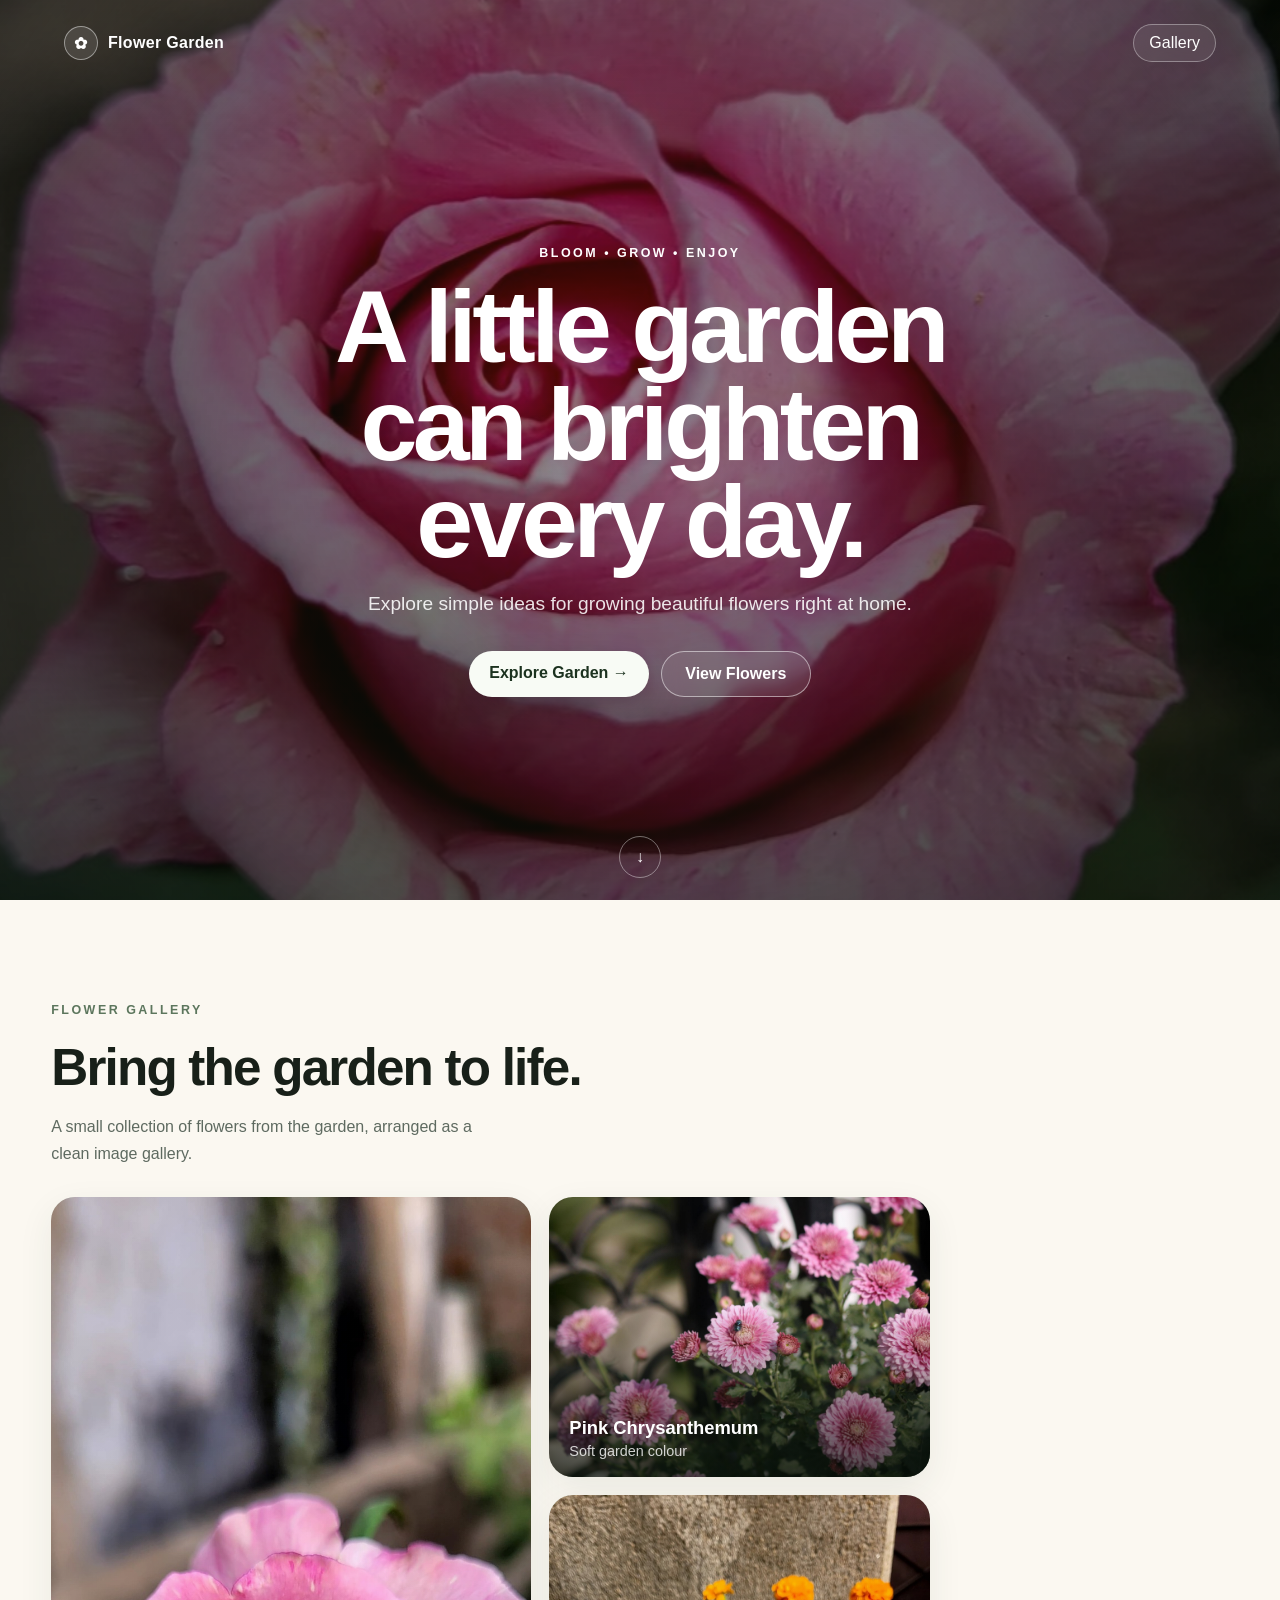
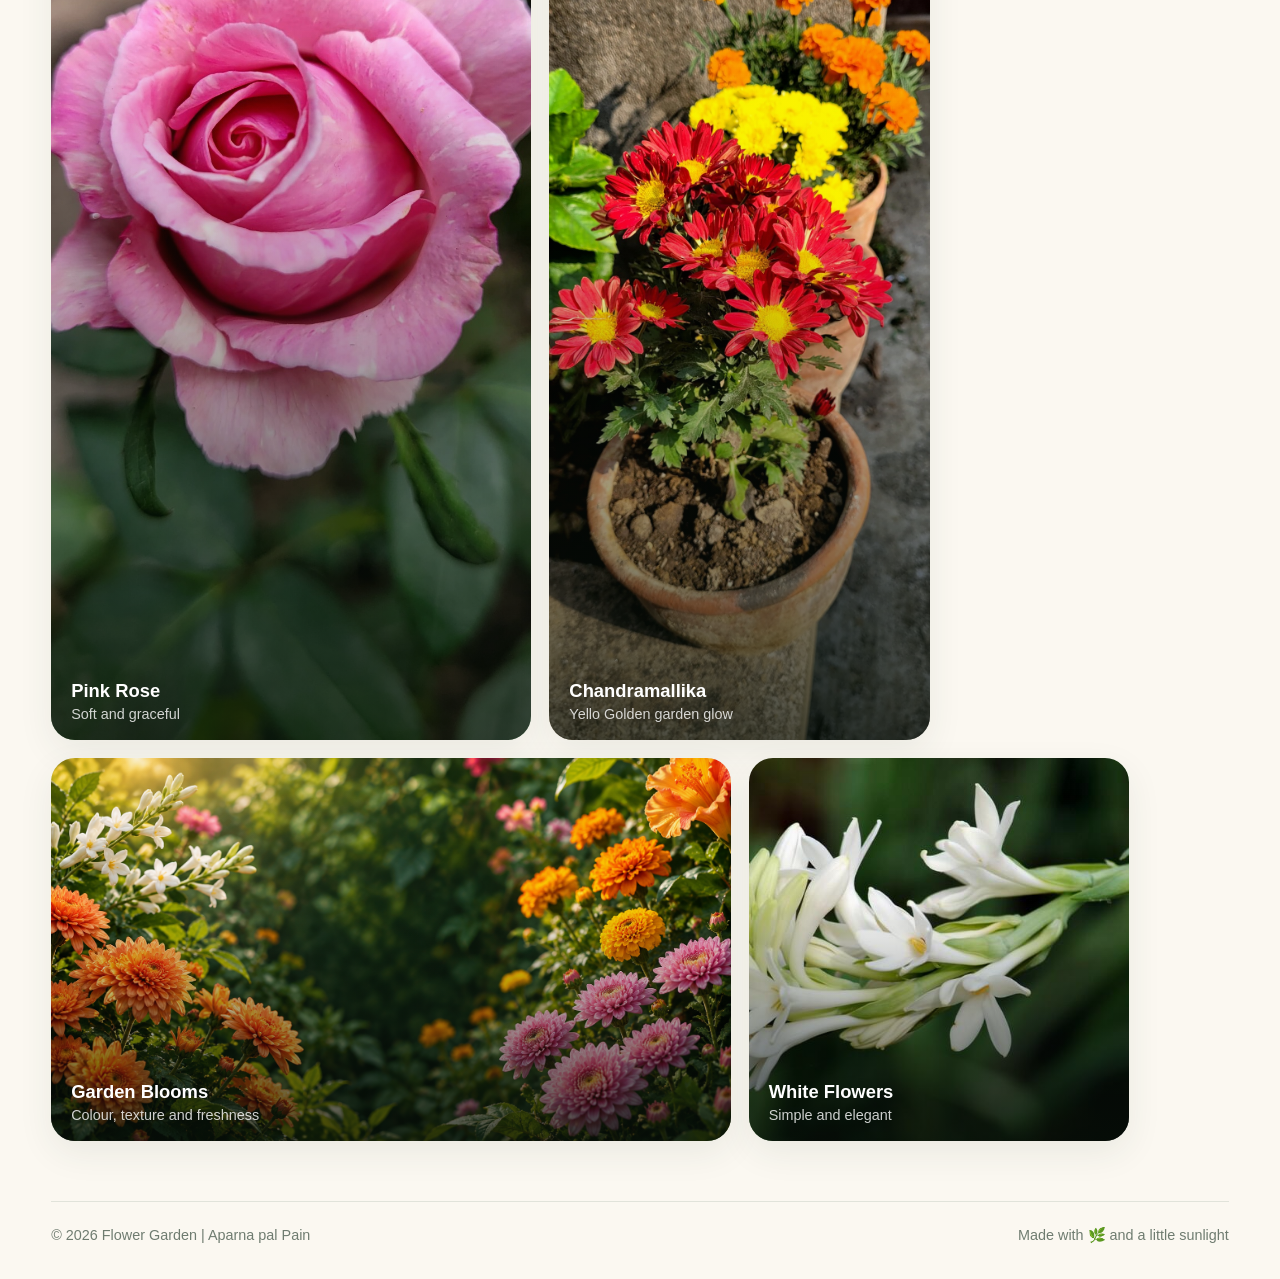
<file: index.html>
<!DOCTYPE html>
<html lang="en">
<head>
    <meta charset="UTF-8">
    <meta name="viewport" content="width=device-width, initial-scale=1.0">
    <meta name="description" content="Flower Garden — a simple guide to growing beautiful flowers at home.">
    <title>Flower Garden</title>

    <link rel="icon" type="image/png" href="Flower-Garden-Favicon.png">
    <link rel="stylesheet" href="style.css">

    <!-- Preload every slideshow image to prevent blank frames/flicker. -->
    <link rel="preload" as="image" href="images/rose.jpg">
    <link rel="preload" as="image" href="images/garden-web.png">
    <link rel="preload" as="image" href="images/marigold.jpg">
    <link rel="preload" as="image" href="images/garden-pots.jpg">
    <link rel="preload" as="image" href="images/chrysanthemum.jpg">

    <!-- Vercel Web Analytics -->
    <script defer src="https://cdn.vercel-insights.com/v1/script.js"></script>
</head>

<body>
    <header class="hero" id="home">
        <div class="hero-slideshow" aria-hidden="true">
            <div class="slide slide-1"></div>
            <div class="slide slide-2"></div>
            <div class="slide slide-3"></div>
            <div class="slide slide-4"></div>
            <div class="slide slide-5"></div>
        </div>
        <div class="hero-shade"></div>

        <nav class="topbar" aria-label="Primary navigation">
            <a class="brand" href="#home">
                <span class="brand-flower">✿</span>
                <span>Flower Garden</span>
            </a>
            <a class="nav-link" href="#gallery">Gallery</a>
        </nav>

        <div class="hero-content">
            <span class="eyebrow">BLOOM • GROW • ENJOY</span>
            <h1>A little garden<br>can brighten every day.</h1>
            <p>Explore simple ideas for growing beautiful flowers right at home.</p>

            <div class="hero-actions">
                <a class="btn btn-primary" href="garden.html">Explore Garden <span>→</span></a>
                <a class="btn btn-ghost" href="#gallery">View Flowers</a>
            </div>
        </div>

        <a class="scroll-cue" href="#gallery" aria-label="Scroll to gallery">↓</a>
    </header>

    <main>
        <section class="gallery-section" id="gallery">
            <div class="section-heading">
                <div>
                    <span class="eyebrow dark">FLOWER GALLERY</span>
                    <h2>Bring the garden to life.</h2>
                    <br>
                    <p>A small collection of flowers from the garden, arranged as a clean image gallery.</p>
                </div>
            </div>

            <div class="gallery-grid">
                <figure class="flower-card tall">
                    <img src="images/rose.jpg" alt="Pink rose blooming in the garden" loading="lazy">
                    <figcaption><strong>Pink Rose</strong><span>Soft and graceful</span></figcaption>
                </figure>

                <figure class="flower-card">
                    <img src="images/pink-chrysanthemum.jpg" alt="Pink chrysanthemums with green leaves" loading="lazy">
                    <figcaption><strong>Pink Chrysanthemum</strong><span>Soft garden colour</span></figcaption>
                </figure>

                <figure class="flower-card">
                    <img src="images/marigold.jpg" alt="Bright orange marigold flowers" loading="lazy">
                    <figcaption><strong>Chandramallika</strong><span>Yello Golden garden glow</span></figcaption>
                </figure>

                <figure class="flower-card wide">
                    <img src="images/garden-web.png" alt="Colourful flowers framing a lush garden" loading="lazy">
                    <figcaption><strong>Garden Blooms</strong><span>Colour, texture and freshness</span></figcaption>
                </figure>

                <figure class="flower-card">
                    <img src="images/white-flower.jpg" alt="Delicate white flowers against green leaves" loading="lazy">
                    <figcaption><strong>White Flowers</strong><span>Simple and elegant</span></figcaption>
                </figure>
            </div>
        </section>
    </main>

    <footer>
        <span>© 2026 Flower Garden | Aparna pal Pain</span>
        <span>Made with 🌿 and a little sunlight</span>
    </footer>
</body>
</html>
</file>
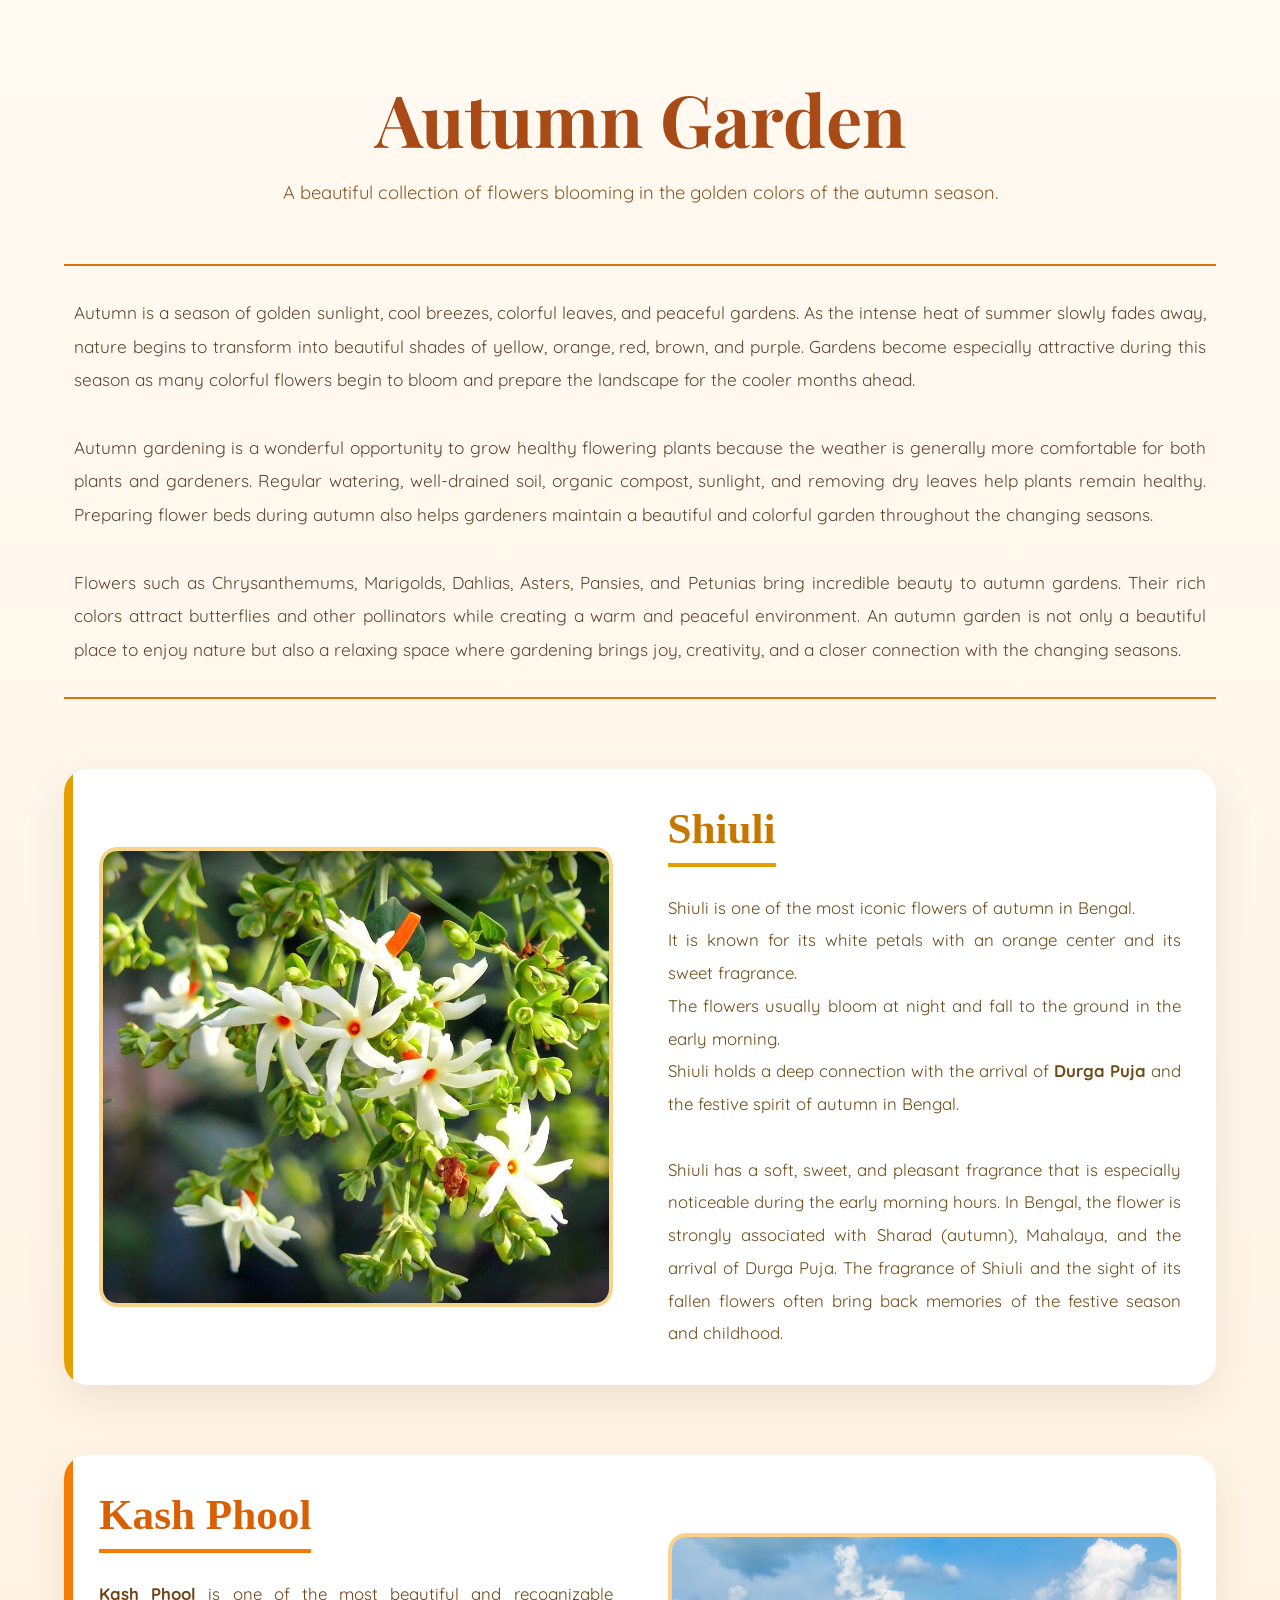
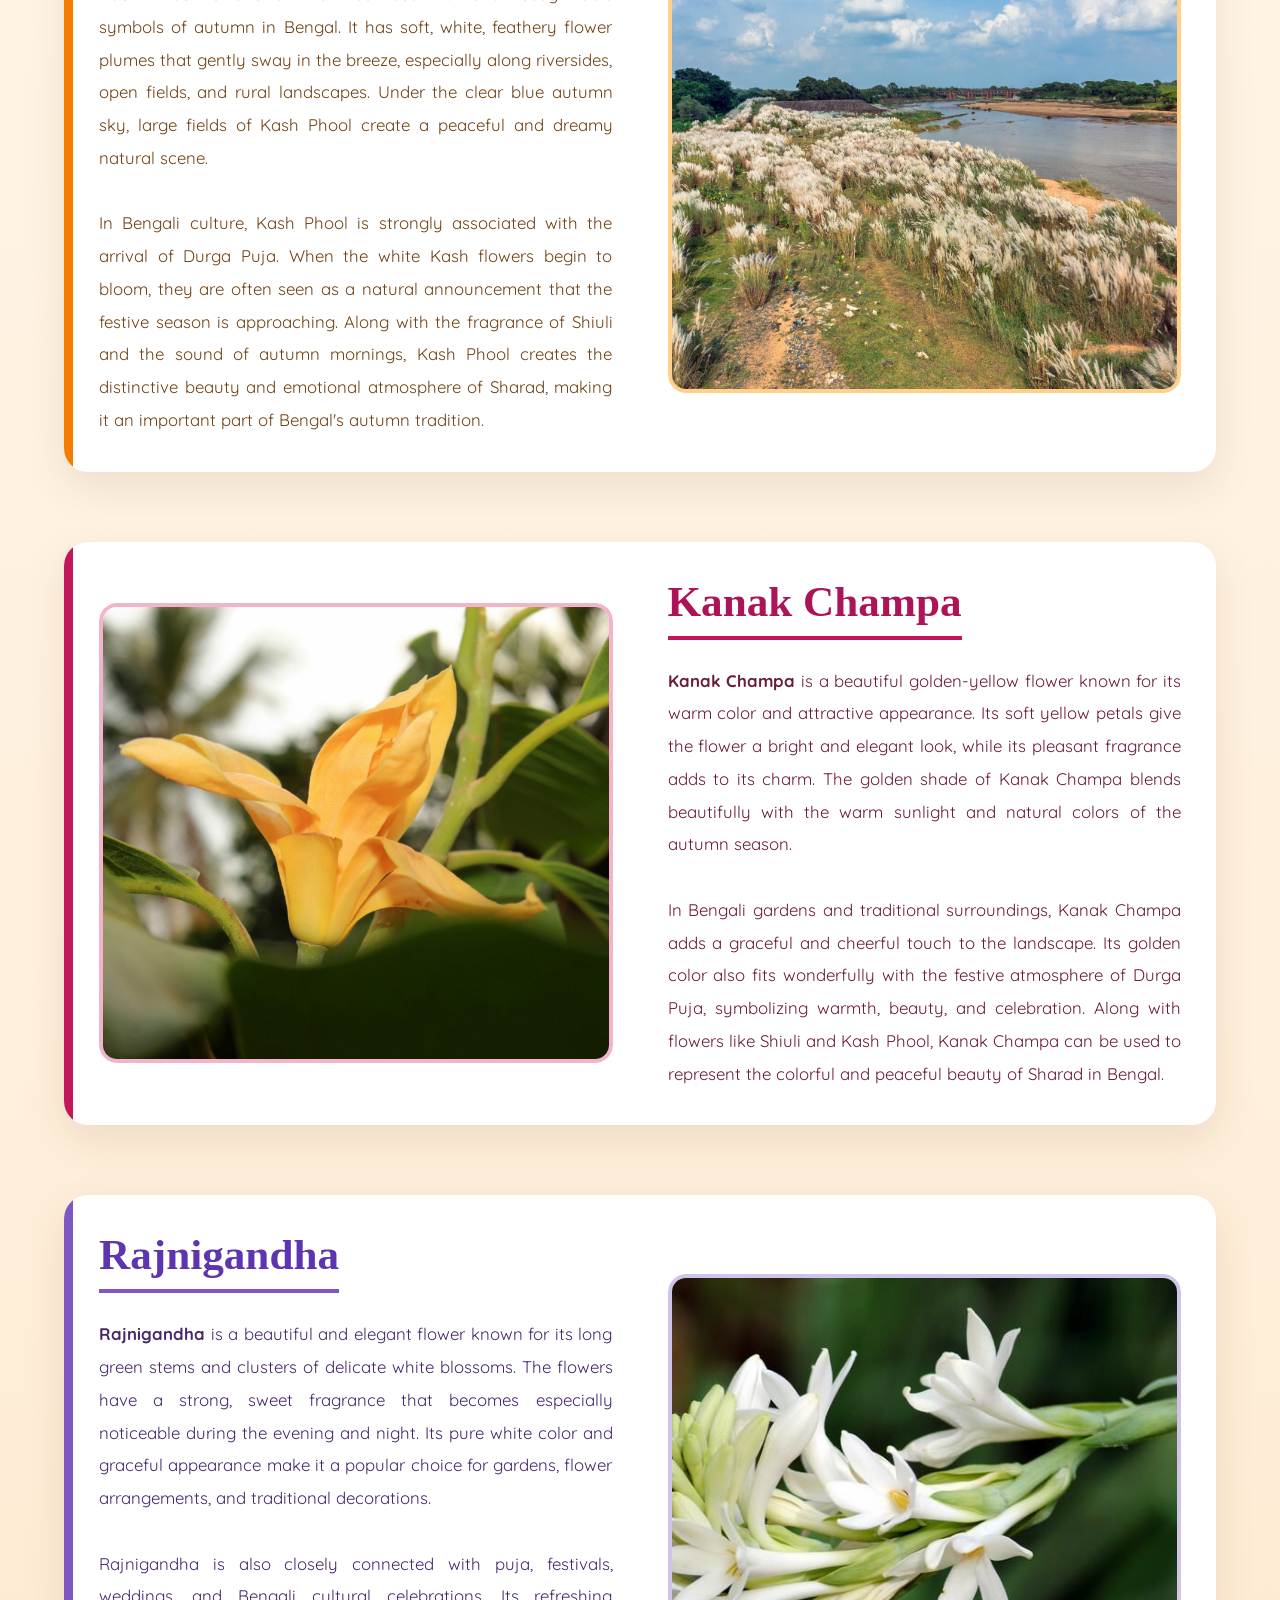
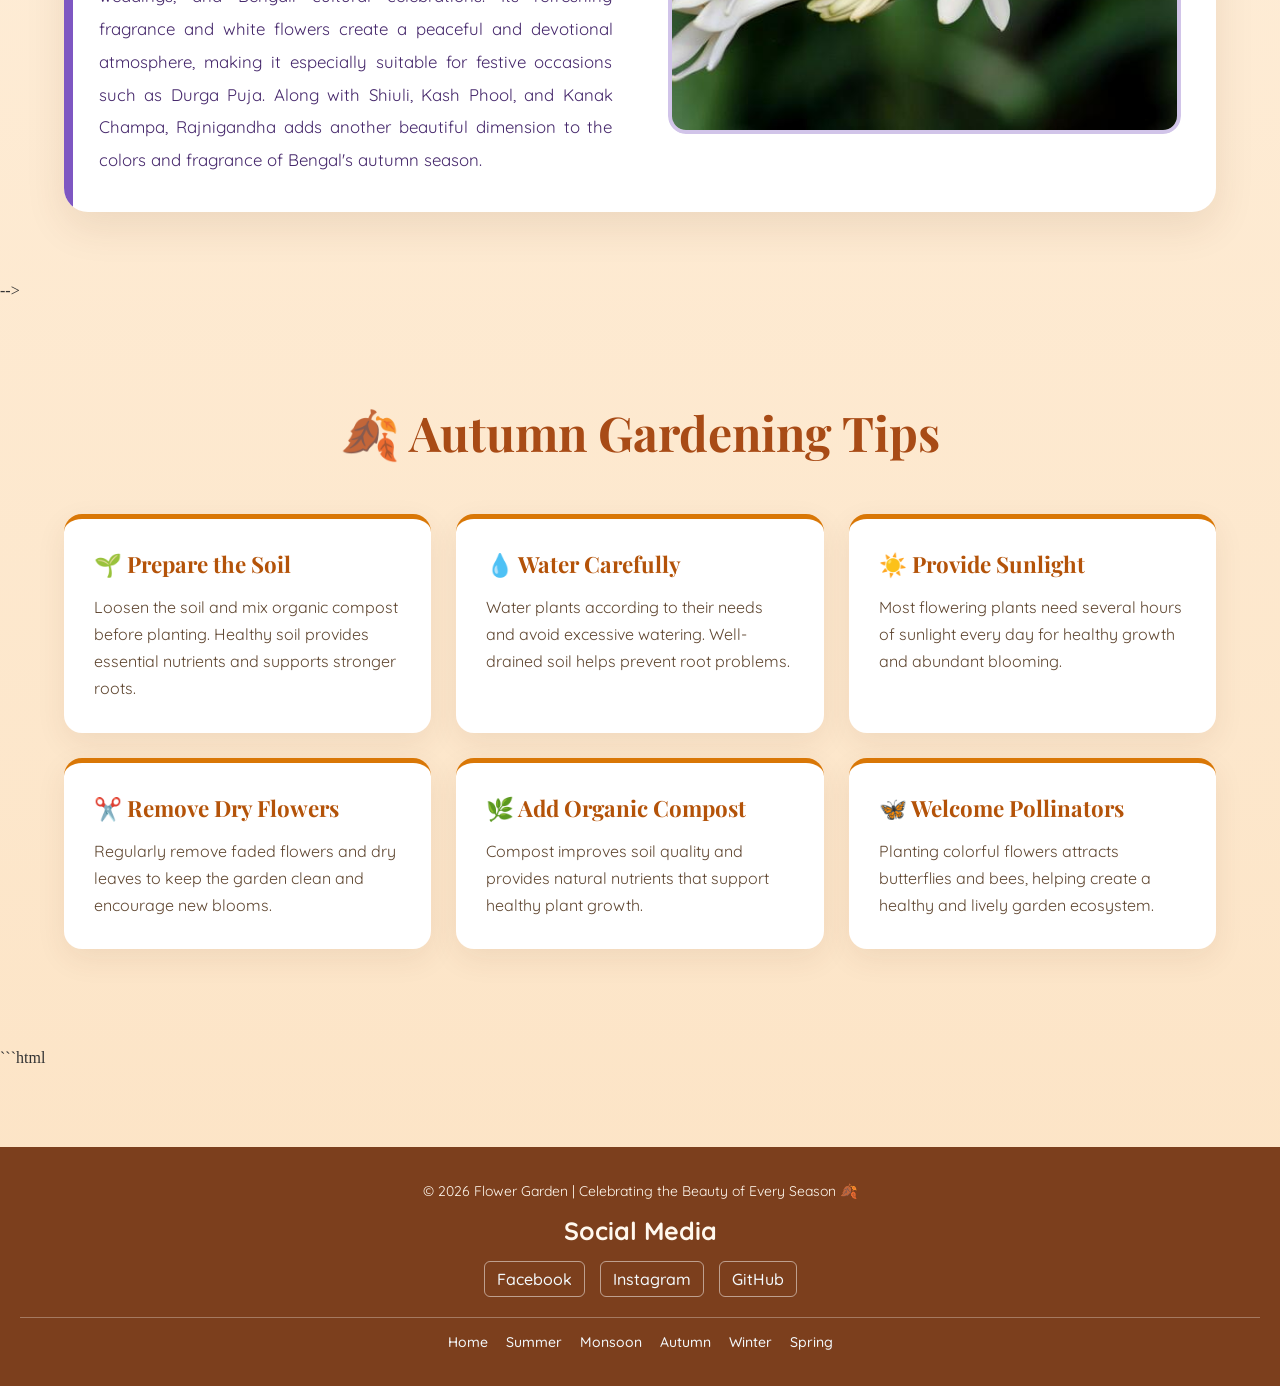
<file: autumn.html>
<!doctype html>
<html lang="en">
  <head>
    <meta charset="UTF-8" />
    <meta name="viewport" content="width=device-width, initial-scale=1.0" />

    <title>Autumn Garden</title>

    <link rel="stylesheet" href="autumn.css" />
    <link rel="icon" type="image/png" href="icon/Flower Garden.png">

    <!-- Google Fonts -->
    <link rel="preconnect" href="https://fonts.googleapis.com" />
    <link rel="preconnect" href="https://fonts.gstatic.com" crossorigin />

    <link
      href="https://fonts.googleapis.com/css2?family=Playfair+Display:wght@400;500;600;700;800&family=Quicksand:wght@400;500;600;700&display=swap"
      rel="stylesheet"
    />

    <!-- Vercel Web Analytics -->
    <script defer src="https://cdn.vercel-insights.com/v1/script.js"></script>
  </head>

  <body>
    <!-- =====================================================
                        HEADER
    ====================================================== -->

    <header class="autumn-header">
      <h1>Autumn Garden</h1>

      <p>
        A beautiful collection of flowers blooming in the golden colors of the
        autumn season.
      </p>
    </header>

    <!-- =====================================================
                    AUTUMN INTRODUCTION
    ====================================================== -->

    <section class="autumn-intro">
      <p>
        Autumn is a season of golden sunlight, cool breezes, colorful leaves,
        and peaceful gardens. As the intense heat of summer slowly fades away,
        nature begins to transform into beautiful shades of yellow, orange, red,
        brown, and purple. Gardens become especially attractive during this
        season as many colorful flowers begin to bloom and prepare the landscape
        for the cooler months ahead.

        <br /><br />

        Autumn gardening is a wonderful opportunity to grow healthy flowering
        plants because the weather is generally more comfortable for both plants
        and gardeners. Regular watering, well-drained soil, organic compost,
        sunlight, and removing dry leaves help plants remain healthy. Preparing
        flower beds during autumn also helps gardeners maintain a beautiful and
        colorful garden throughout the changing seasons.

        <br /><br />

        Flowers such as Chrysanthemums, Marigolds, Dahlias, Asters, Pansies, and
        Petunias bring incredible beauty to autumn gardens. Their rich colors
        attract butterflies and other pollinators while creating a warm and
        peaceful environment. An autumn garden is not only a beautiful place to
        enjoy nature but also a relaxing space where gardening brings joy,
        creativity, and a closer connection with the changing seasons.
      </p>
    </section>

    <!-- =====================================================
                    AUTUMN FLOWERS
    ====================================================== -->

    <!-- =====================================================
                    CHRYSANTHEMUM
    ====================================================== -->

    <section class="flower-card chrysanthemum">
      <div class="flower-image">
        <img
          src="Autumn/TB5Dm_8XhAuF4WMxziL-Oi9NqACSDIO42DhMdACnCzqOYu_obxb6pIqoIuq6f6PX6bD0AHiCKN0lmYCgvniRB8DAPkQt_o0wmxBBw_qpqObk5TrhzCyIb_kBxk3ffQ1MwytZkNDUi8o5OurUM6o-x4sxSoMX11Bi8P1_pm.jpg"
          alt="Chrysanthemum Flower"
        />
      </div>

      <div class="flower-content">
        <h2>Shiuli</h2>

        <p>
          Shiuli is one of the most iconic flowers of autumn in Bengal.<br />
          It is known for its white petals with an orange center and its sweet
          fragrance. <br />
          The flowers usually bloom at night and fall to the ground in the early
          morning. <br />
          Shiuli holds a deep connection with the arrival of
          <strong>Durga Puja</strong> and the festive spirit of autumn in
          Bengal. <br /><br />
          Shiuli has a soft, sweet, and pleasant fragrance that is especially
          noticeable during the early morning hours. In Bengal, the flower is
          strongly associated with Sharad (autumn), Mahalaya, and the arrival of
          Durga Puja. The fragrance of Shiuli and the sight of its fallen
          flowers often bring back memories of the festive season and childhood.
        </p>
      </div>
    </section>

    <!-- =====================================================
                    MARIGOLD
    ====================================================== -->

    <section class="flower-card reverse marigold">
      <div class="flower-image">
        <img
          src="Autumn/JvqIQLETKTrbBEFYa4P5t0JZkJ8DJHq6QDOkhH7dCpLK-fc1CcSzrf8WYPLfRY0_SwM3a-ACnxK2Sr_JVWsFWrIhHXV6lY9fOEYiO-VfwREWEl6Oa5onZIsd-OHMh7i23yZLF9rN6AOY9IerIMIJ3zIJWlvfuKYLDrx9S6tMhS.jpg"
          alt="Marigold Flower"
        />
      </div>

      <div class="flower-content">
        <h2>Kash Phool</h2>

        <p>
          <b>Kash Phool</b> is one of the most beautiful and recognizable
          symbols of autumn in Bengal. It has soft, white, feathery flower
          plumes that gently sway in the breeze, especially along riversides,
          open fields, and rural landscapes. Under the clear blue autumn sky,
          large fields of Kash Phool create a peaceful and dreamy natural scene.
          <br /><br />

          In Bengali culture, Kash Phool is strongly associated with the arrival
          of Durga Puja. When the white Kash flowers begin to bloom, they are
          often seen as a natural announcement that the festive season is
          approaching. Along with the fragrance of Shiuli and the sound of
          autumn mornings, Kash Phool creates the distinctive beauty and
          emotional atmosphere of Sharad, making it an important part of
          Bengal's autumn tradition.
        </p>
      </div>
    </section>

    <!-- =====================================================
                    DAHLIA
    ====================================================== -->

    <section class="flower-card dahlia">
      <div class="flower-image">
        <img
          src="Autumn/gYDTionHzU76yjV_EfX_3hv-9yeh1CMi8NHkv3u_9S8GrjLUj1jZVKfr-IrPsQhSNEdLG-MB1N1tnFPip0dDEX5RjwdWOj_M3vRk7gX05K3844sLRNOwdXPJyoSdp8oVG9TNrnB0Q7aVCJIio2UAdjcyeMpQt_fnjBj2RnEpV.jpg"
          alt="Dahlia Flower"
        />
      </div>

      <div class="flower-content">
        <h2>Kanak Champa</h2>

        <p>
          <b>Kanak Champa</b> is a beautiful golden-yellow flower known for its
          warm color and attractive appearance. Its soft yellow petals give the
          flower a bright and elegant look, while its pleasant fragrance adds to
          its charm. The golden shade of Kanak Champa blends beautifully with
          the warm sunlight and natural colors of the autumn season.

          <br /><br />

          In Bengali gardens and traditional surroundings, Kanak Champa adds a
          graceful and cheerful touch to the landscape. Its golden color also
          fits wonderfully with the festive atmosphere of Durga Puja,
          symbolizing warmth, beauty, and celebration. Along with flowers like
          Shiuli and Kash Phool, Kanak Champa can be used to represent the
          colorful and peaceful beauty of Sharad in Bengal.
        </p>
      </div>
    </section>

    <!-- =====================================================
                    ASTER
    ====================================================== -->

    <section class="flower-card reverse aster">
      <div class="flower-image">
        <img
          src="Autumn/WwNNGN7F6VZCvN8RZWEtzxdbtJq3D18ltF0p9VutIfPoYp1gO8x2QZsjQlmVWxPnAscByEMf00RmUM4daBKVc6iCJ0ZVt_GHBt0EN4yFClbA20VGV2xMYE0WS4fKk1e43g7zCM1ht18HkJGJ9tpN3ur0baLFVtaqqfZbHzd.jpg"
          alt="Aster Flower"
        />
      </div>

      <div class="flower-content">
        <h2>Rajnigandha</h2>

        <p>
          <b>Rajnigandha</b> is a beautiful and elegant flower known for its
          long green stems and clusters of delicate white blossoms. The flowers
          have a strong, sweet fragrance that becomes especially noticeable
          during the evening and night. Its pure white color and graceful
          appearance make it a popular choice for gardens, flower arrangements,
          and traditional decorations.

          <br /><br />

          Rajnigandha is also closely connected with puja, festivals, weddings,
          and Bengali cultural celebrations. Its refreshing fragrance and white
          flowers create a peaceful and devotional atmosphere, making it
          especially suitable for festive occasions such as Durga Puja. Along
          with Shiuli, Kash Phool, and Kanak Champa, Rajnigandha adds another
          beautiful dimension to the colors and fragrance of Bengal's autumn
          season.
        </p>
      </div>
    </section>

    <!-- =====================================================  -->
    <!-- AUTUMN GARDENING TIPS -->
    <!-- ====================================================== -->
    -->

    <section class="garden-tips">
      <h2>🍂 Autumn Gardening Tips</h2>

      <div class="tips-grid">
        <div class="tip">
          <h3>🌱 Prepare the Soil</h3>

          <p>
            Loosen the soil and mix organic compost before planting. Healthy
            soil provides essential nutrients and supports stronger roots.
          </p>
        </div>

        <div class="tip">
          <h3>💧 Water Carefully</h3>

          <p>
            Water plants according to their needs and avoid excessive watering.
            Well-drained soil helps prevent root problems.
          </p>
        </div>

        <div class="tip">
          <h3>☀️ Provide Sunlight</h3>

          <p>
            Most flowering plants need several hours of sunlight every day for
            healthy growth and abundant blooming.
          </p>
        </div>

        <div class="tip">
          <h3>✂️ Remove Dry Flowers</h3>

          <p>
            Regularly remove faded flowers and dry leaves to keep the garden
            clean and encourage new blooms.
          </p>
        </div>

        <div class="tip">
          <h3>🌿 Add Organic Compost</h3>

          <p>
            Compost improves soil quality and provides natural nutrients that
            support healthy plant growth.
          </p>
        </div>

        <div class="tip">
          <h3>🦋 Welcome Pollinators</h3>

          <p>
            Planting colorful flowers attracts butterflies and bees, helping
            create a healthy and lively garden ecosystem.
          </p>
        </div>
      </div>
    </section>

    <!-- =====================================================
                    FOOTER
    ====================================================== -->

    ```html
<footer>
  <p>© 2026 Flower Garden | Celebrating the Beauty of Every Season 🍂</p>

  <h2>Social Media</h2>

  <div class="footer-social-media">
    <a href="https://www.facebook.com/aparna.pain">Facebook</a>
    <a href="https://www.instagram.com/various_aniket/">Instagram</a>
    <a href="https://github.com/Sonai992">GitHub</a>
  </div>

  <div class="footer-links">
    <a href="garden.html">Home</a>
    <a href="summer.html">Summer</a>
    <a href="monsoon.html">Monsoon</a>
    <a href="autumn.html">Autumn</a>
    <a href="winter.html">Winter</a>
    <a href="spring.html">Spring</a>
  </div>

  <style>

    footer p {
      margin: 0 0 15px;
      font-family: "Quicksand", sans-serif;
      font-size: 14px;
    }

    footer h2 {
      margin: 10px 0 15px;
      font-family: "Quicksand", sans-serif;
      font-size: 25px;
    }

    /* Social Media */
    .footer-social-media {
      display: flex;
      justify-content: center;
      align-items: center;
      gap: 15px;
      margin-bottom: 20px;
    }

    .footer-social-media a {
      color: #f4f9fc;
      text-decoration: none;
      font-family: "Quicksand", sans-serif;
      font-weight: 500;
      padding: 7px 12px;
      border: 1px solid rgba(255, 255, 255, 0.5);
      border-radius: 6px;
      transition: 0.3s ease;
    }

    .footer-social-media a:hover {
      background: rgba(255, 255, 255, 0.15);
    }

    /* Navigation Links */
    .footer-links {
      display: flex;
      justify-content: center;
      align-items: center;
      flex-wrap: wrap;
      gap: 18px;
      padding-top: 15px;
      border-top: 1px solid rgba(255, 255, 255, 0.3);
    }

    .footer-links a {
      color: #f4f9fc;
      text-decoration: none;
      font-family: "Quicksand", sans-serif;
      font-size: 14px;
      font-weight: 500;
      transition: 0.3s ease;
    }

    .footer-links a:hover {
      text-decoration: underline;
    }

 </style>
</footer>
</body>
</html>
</file>
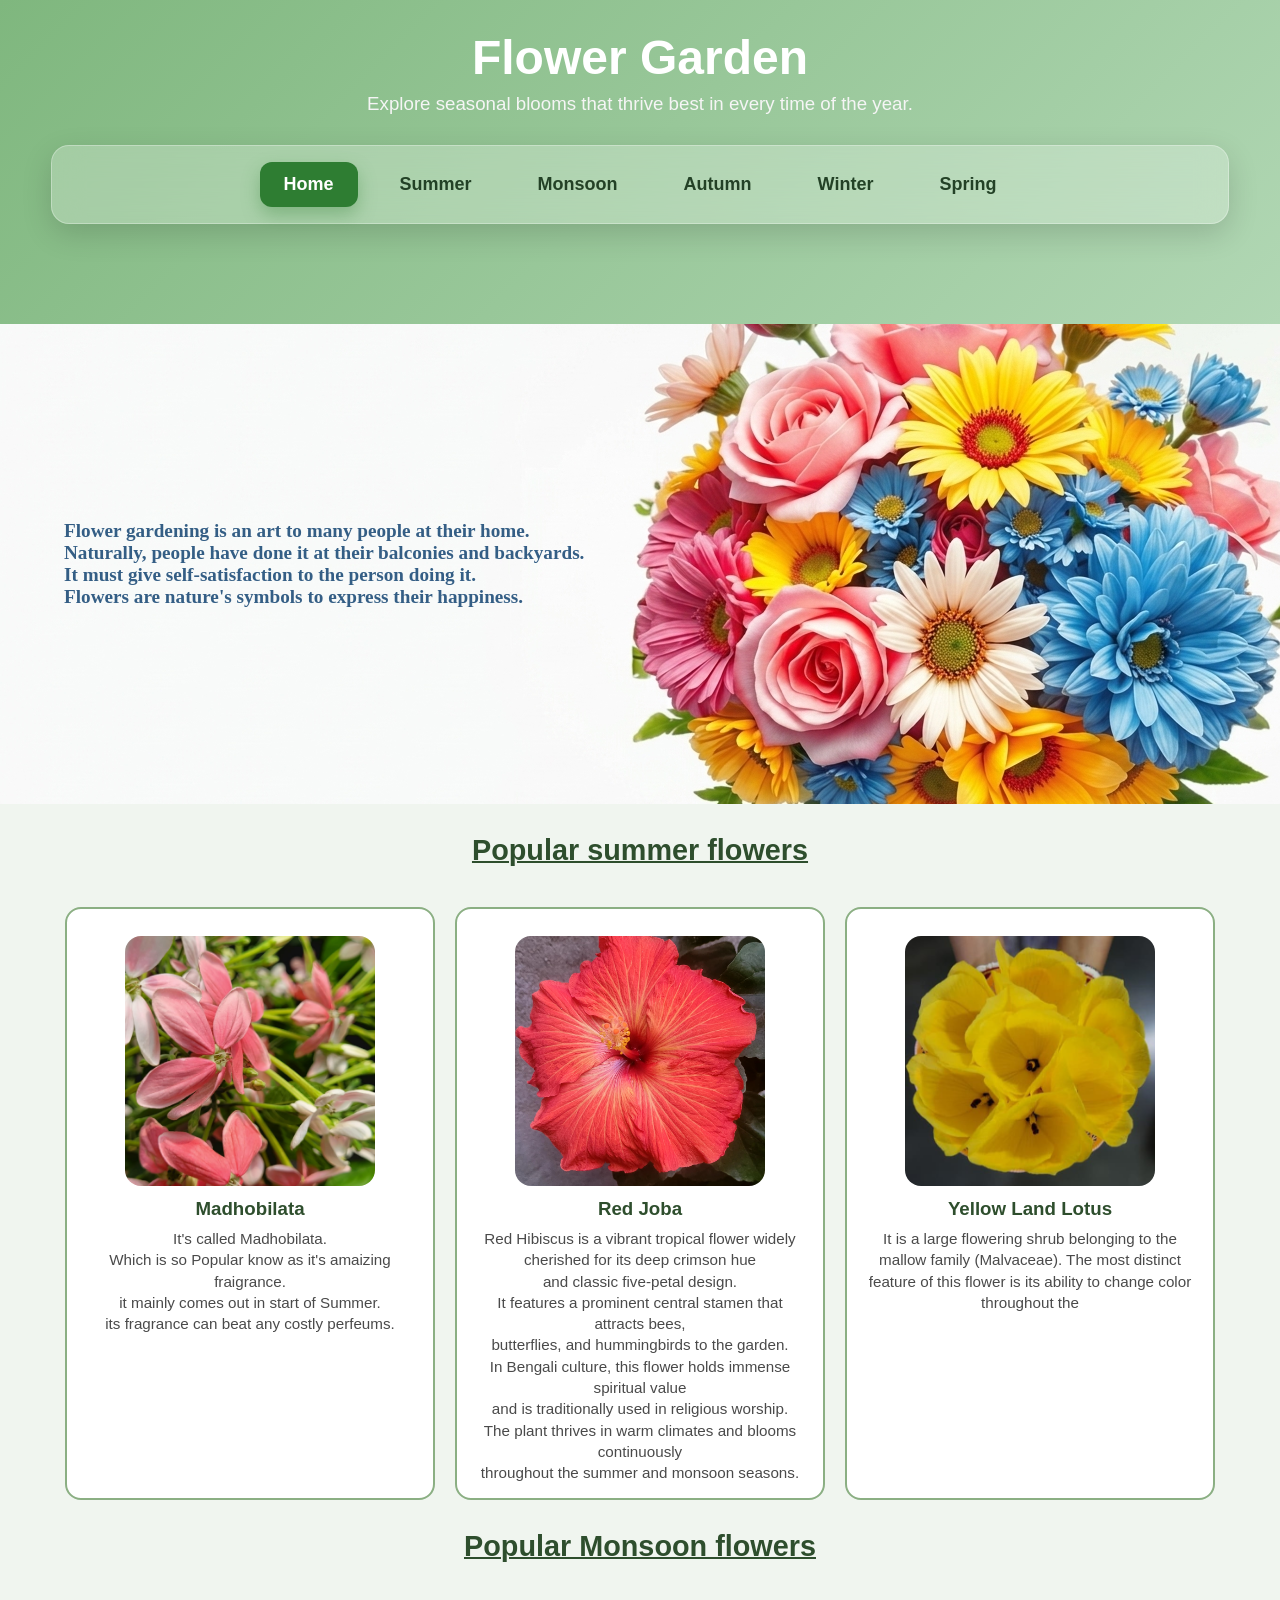
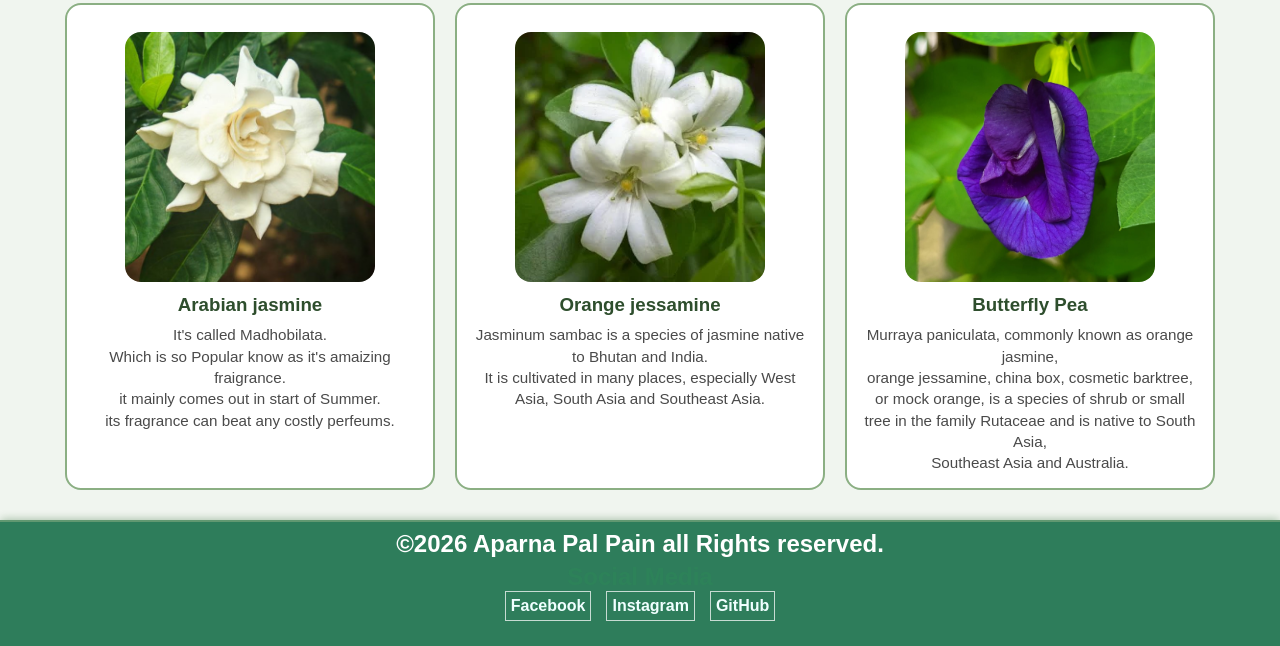
<file: garden.html>
<!doctype html>
<html lang="en">
  <head>
    <meta charset="utf-8" />
    <meta name="viewport" content="width=device-width, initial-scale=1" />
    <title>Flower-Garden</title>
    <link rel="stylesheet" href="styles.css">
    <link rel="icon" type="image/png" href="icon/Flower Garden.png">

    <!-- Vercel Web Analytics -->
    <script defer src="https://cdn.vercel-insights.com/v1/script.js"></script>
  
  </head>
  <body>
    <header>
      <h1>Flower Garden</h1>
      <h3>
        Explore seasonal blooms that thrive best in every time of the year.
      </h3>

      <nav class="navbar">
        <a href="index.html" class="active">Home</a>
        <a href="summer.html">Summer</a>
        <a href="monsoon.html">Monsoon</a>
        <a href="autumn.html">Autumn</a>
        <a href="winter.html">Winter</a>
        <a href="spring.html">Spring</a>
      </nav>
    </header>
    <div class="intro">
      <p class="text-container">
        Flower gardening is an art to many people at their home.<br />
        Naturally, people have done it at their balconies and backyards.<br />
        It must give self-satisfaction to the person doing it.<br />
        Flowers are nature's symbols to express their happiness.
      </p>
    </div>
    <!-- =========================== Container 1 ============================================== -->
    <div class="top_floewers">
      <h2 class="sec-heading">Popular summer flowers</h2>

      <div class="S_flowers" 1st>
        <img
          class="ful"
          src="Garden_overvew/IMG-20260607-WA0000.jpg"
          alt="Mahobilata"
        />
        <h3>Madhobilata</h3>
        <p>
          It's called Madhobilata.<br />
          Which is so Popular know as it's amaizing fraigrance.<br />
          it mainly comes out in start of Summer.<br />
          its fragrance can beat any costly perfeums.
        </p>
      </div>
      <div class="S_flowers" 2nd>
        <img
          class="ful"
          src="Garden_overvew/IMG-20260408-WA0080.jpg"
          alt="joba"
        />
        <h3>Red Joba</h3>
        <p>
          Red Hibiscus is a vibrant tropical flower widely <br />cherished for
          its deep crimson hue<br />
          and classic five-petal design.<br />
          It features a prominent central stamen that attracts bees,<br />
          butterflies, and hummingbirds to the garden.<br />
          In Bengali culture, this flower holds immense spiritual value<br />and
          is traditionally used in religious worship.<br />
          The plant thrives in warm climates and blooms continuously<br />throughout
          the summer and monsoon seasons.
        </p>
      </div>
      <div class="S_flowers 3rd">
        <img
          class="ful"
          src="Garden_overvew/IMG-20260408-WA0122.jpg"
          alt="Joba"
        />
        <h3>Yellow Land Lotus </h3>
        <p>
         It is a large flowering shrub belonging to the mallow family (Malvaceae). The most distinct feature of this flower is its ability to change color throughout the
        </p>
      </div>
    </div>
    <!-- =========================== Container 2 ============================================== -->
    <div class="top_floewers">
      <h2 class="sec-heading">Popular Monsoon flowers</h2>
      <div class="R_flowers">
        <img
          class="ful"
          src="Garden_overvew/Gardenia-jasminoides-780x520.webp"
          alt="Mahobilata"
        />
        <h3>Arabian jasmine</h3>
        <p>
          It's called Madhobilata.<br />
          Which is so Popular know as it's amaizing fraigrance.<br />
          it mainly comes out in start of Summer.<br />
          its fragrance can beat any costly perfeums.
        </p>
      </div>
      <div class="R_flowers">
        <img class="ful" src="Garden_overvew/images.webp" alt="Mahobilata" />
        <h3>Orange jessamine</h3>
        <p>
          Jasminum sambac is a species of jasmine native to Bhutan and India.<br />
          It is cultivated in many places, especially West Asia, South Asia and
          Southeast Asia.
        </p>
      </div>
      <div class="R_flowers">
        <img
          class="ful"
          src="Garden_overvew/IMG-20260408-WA0134.jpg"
          alt="Mahobilata"
        />
        <h3>Butterfly Pea</h3>
        <p>
          Murraya paniculata, commonly known as orange jasmine,<br />
          orange jessamine, china box, cosmetic barktree, or mock orange, is a
          species of shrub or small tree in the family Rutaceae and is native to
          South Asia,<br />
          Southeast Asia and Australia.
        </p>
      </div>
    </div>
    <footer>
      <style>
        footer {
          display: flex;
          justify-content: center;
          flex-direction: column;
          align-items: center;
          text-align: center;
          background-color: #2e7d5b;
          color: rgba(46, 139, 86, 0.358);
          min-height: 90px;
          font-weight: bolder;
          border-top: 2px solid rgba(139, 175, 131, 0.55);
          box-shadow: 0px -2px 8px -1px rgba(1, 72, 11, 0.3);
        }
        .footer-social-media {
          display: flex;
          justify-content: center;
          align-items: center;
          gap: 15px;
          margin-bottom: 25px;
        }
        .footer-social-media a {
          color: azure;
          border: 1px solid rgba(255, 255, 255, 0.726);
          text-decoration: none;
          padding: 5px;
          transition: 0.3s ease;
        }
        .footer-social-media a:hover {
          background-color: rgba(255, 255, 255, 0.219);
        }
        footer p {
          margin-top: 8px;
          color: white;
          margin-bottom: 5px;
          font-size: x-large;
        }
      </style>
      <p>&copy;2026 Aparna Pal Pain all Rights reserved.<br /></p>
      <h2>Social Media</h2>
      <div class="footer-social-media">
        <a href="https://www.facebook.com/aparna.pain">Facebook</a>
        <a href="https://www.instagram.com/various_aniket/">Instagram</a>
        <a href="https://github.com/Sonai992">GitHub</a>
      </div>
    </footer>
  </body>
</html>
</file>
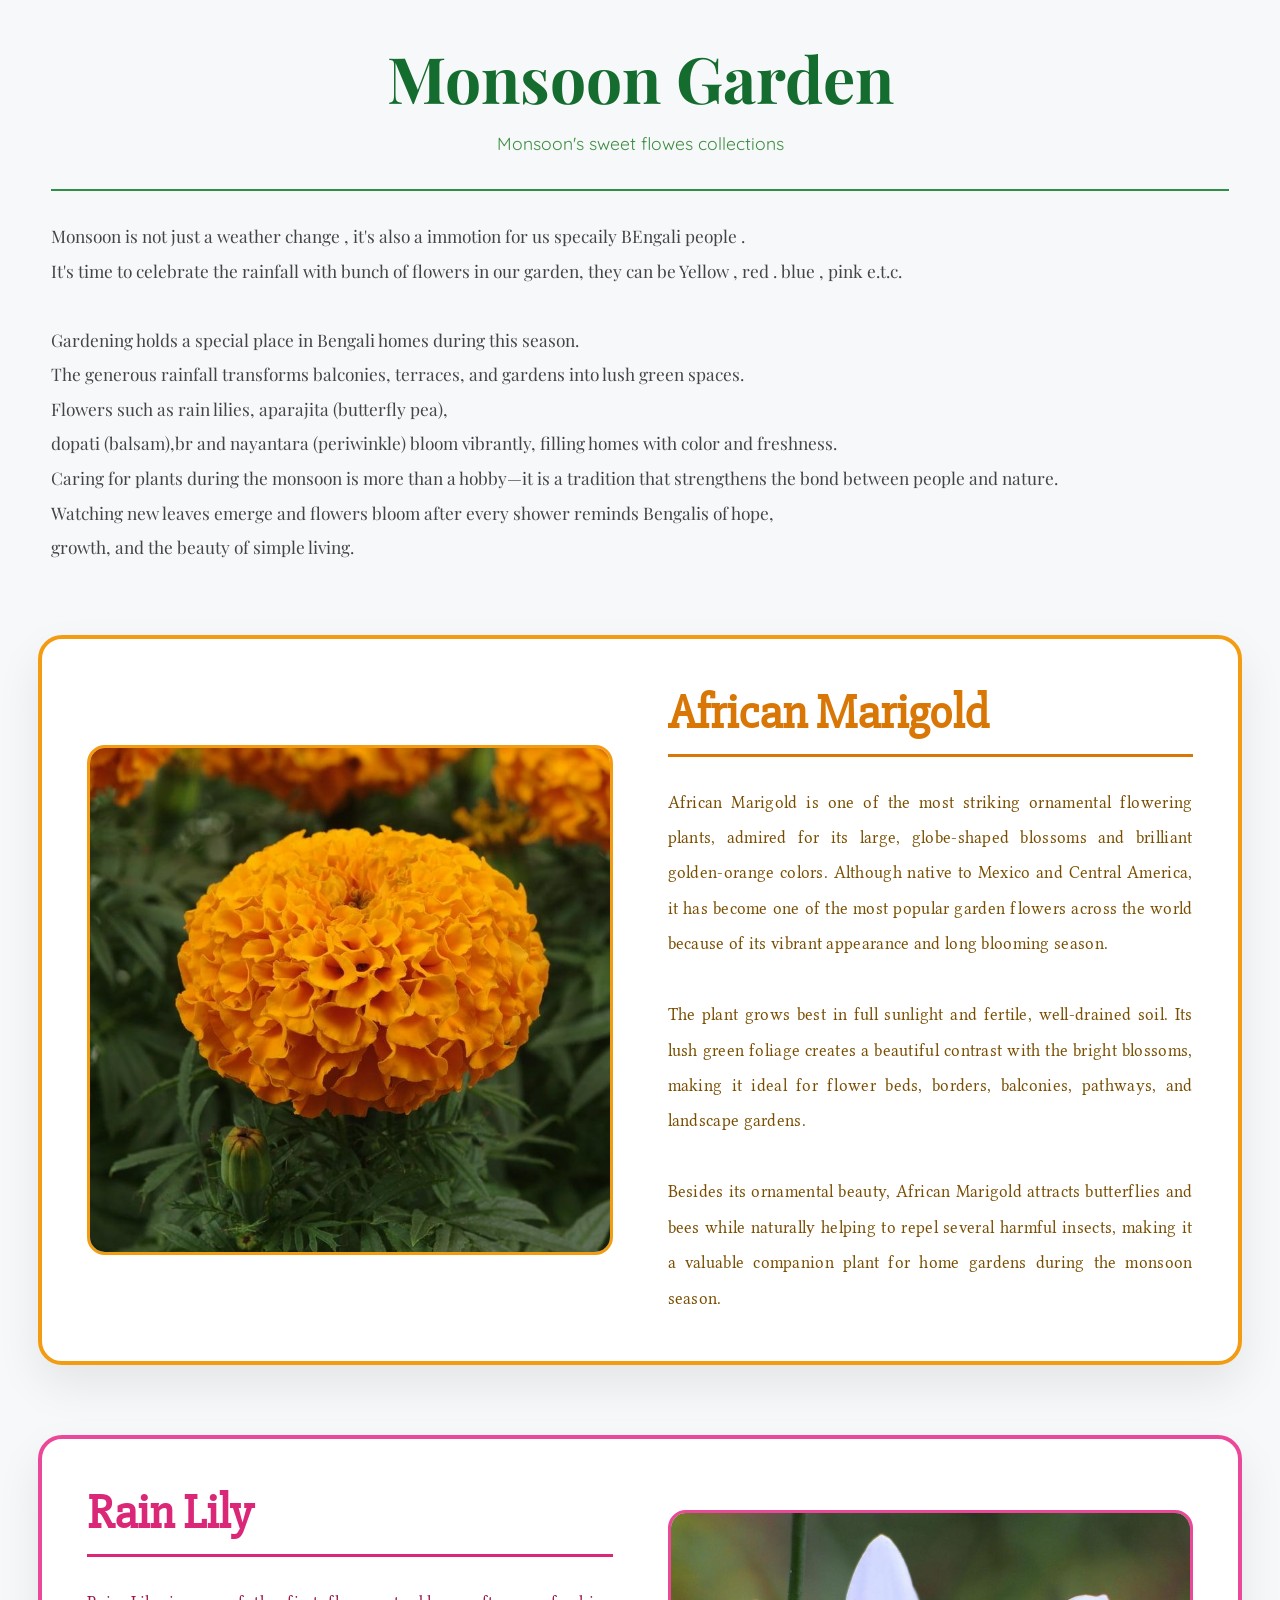
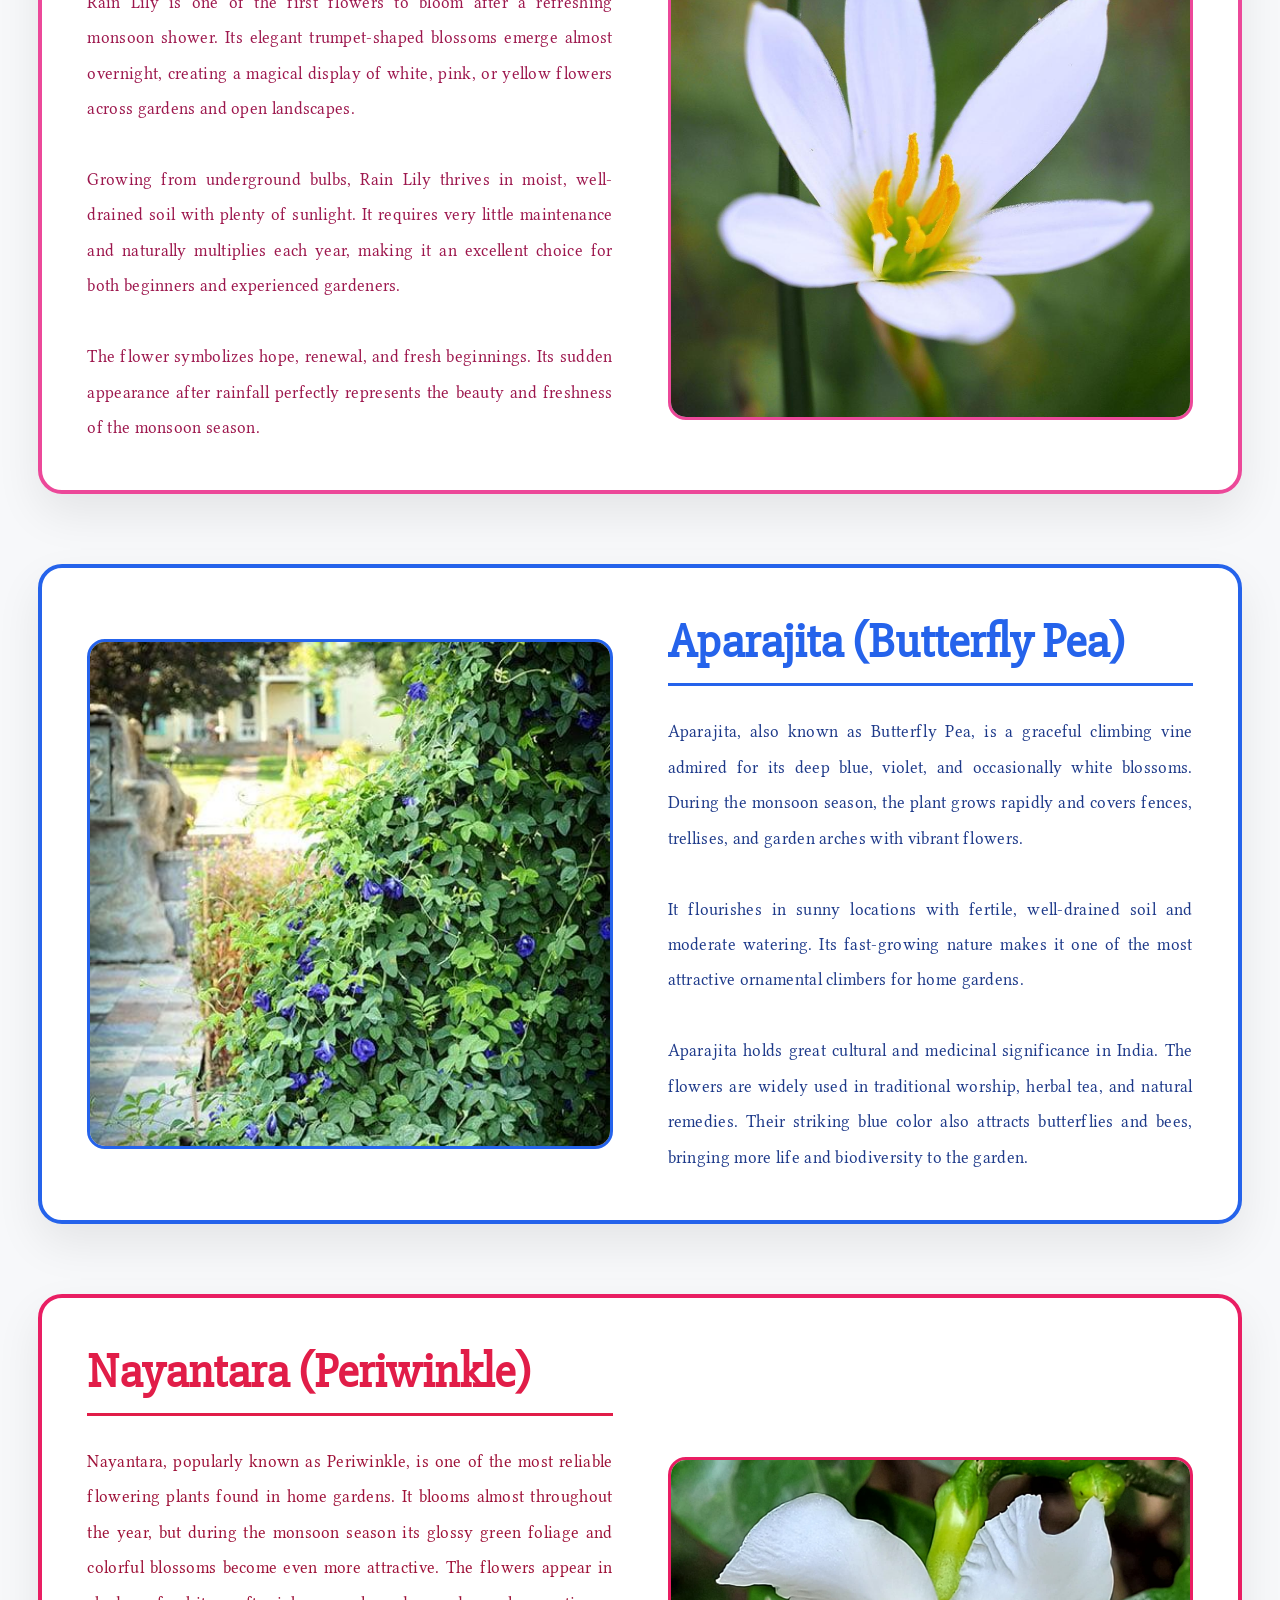
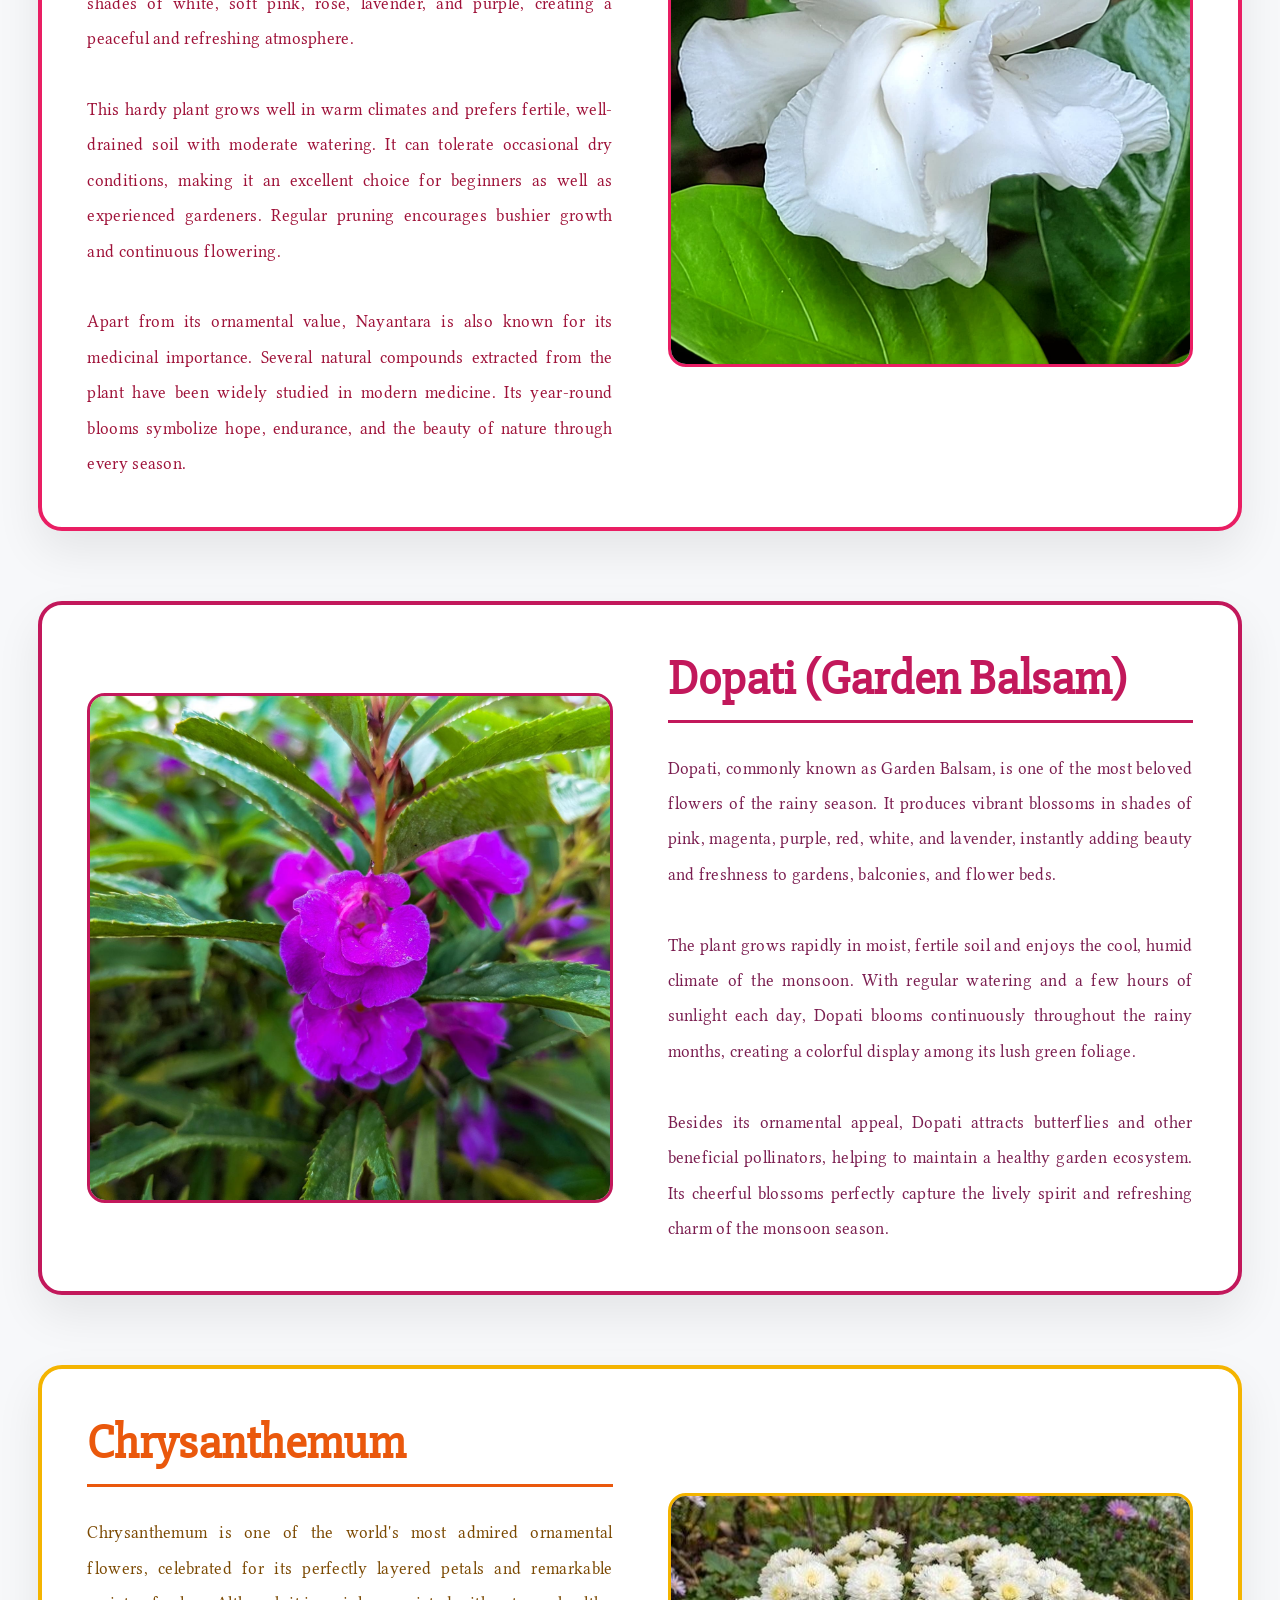
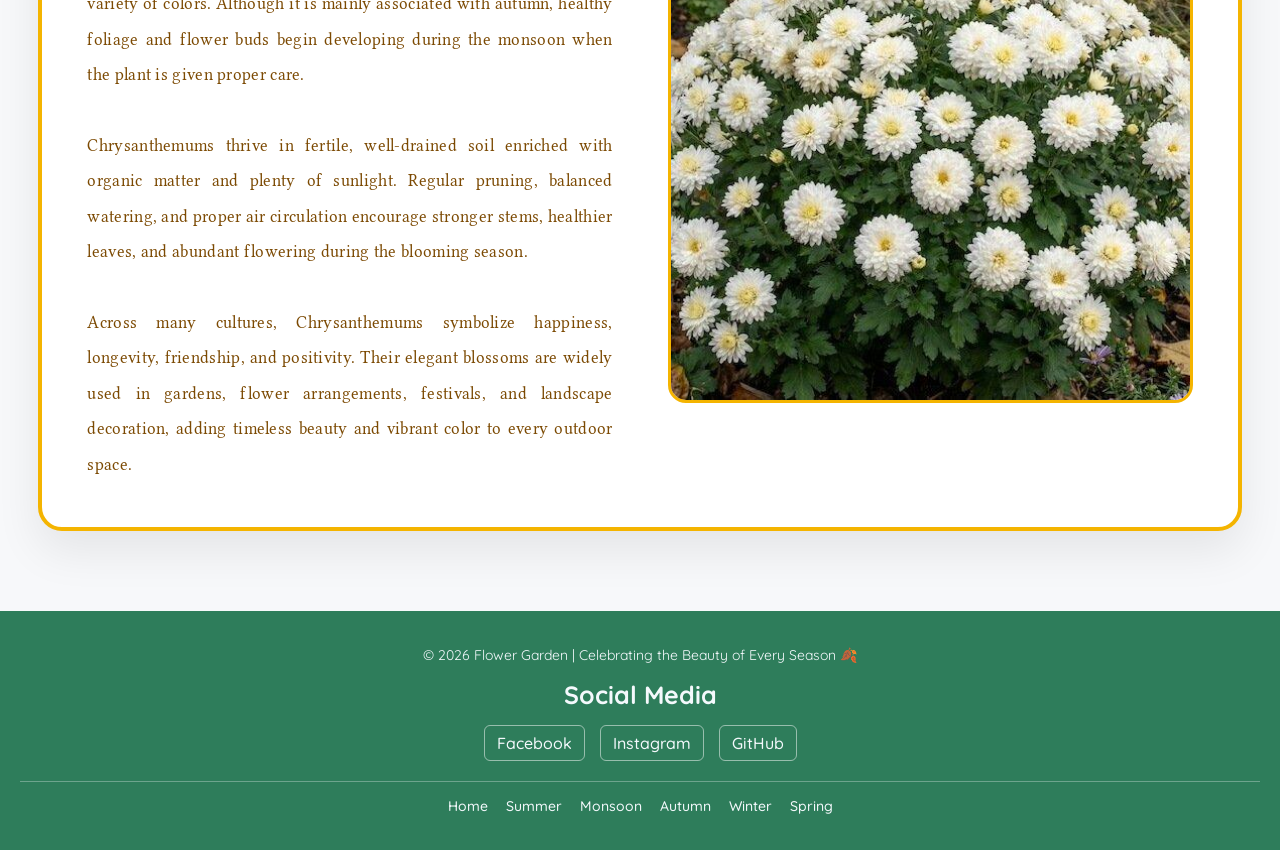
<file: monsoon.html>
<!DOCTYPE html>
<html lang="en">
<head >
    <meta charset="UTF-8">
    <meta name="viewport" content="width=device-width, initial-scale=1.0">
    <title>Flower Garden</title>
    <link rel="stylesheet" href="monsoon.css">
    <link rel="icon" type="image/png" href="icon/Flower Garden.png">

    <!--===================== Font Import ========================================-->

    <link rel="preconnect" href="https://fonts.googleapis.com">
    <link rel="preconnect" href="https://fonts.gstatic.com" crossorigin>
    <link href="https://fonts.googleapis.com/css2?family=Quicksand:wght@300..700&display=swap" rel="stylesheet">


    <!-- =================== Another  Font =========================================================== -->
    
    <link rel="preconnect" href="https://fonts.googleapis.com">
    <link rel="preconnect" href="https://fonts.gstatic.com" crossorigin>
    <link href="https://fonts.googleapis.com/css2?family=Libertinus+Math&display=swap" rel="stylesheet">

    <!-- /* ================= 3rd Font ============================= */ -->
    
    <link rel="preconnect" href="https://fonts.googleapis.com">
    <link rel="preconnect" href="https://fonts.gstatic.com" crossorigin>
    <link href="https://fonts.googleapis.com/css2?family=Quicksand:wght@300..700&family=Slabo+27px&display=swap" rel="stylesheet">  

     <!-- /* ================= 4th Font ============================= */ -->

    <link rel="preconnect" href="https://fonts.googleapis.com">
    <link rel="preconnect" href="https://fonts.gstatic.com" crossorigin>
    <link href="https://fonts.googleapis.com/css2?family=Playfair+Display:ital,wght@0,400..900;1,400..900&display=swap" rel="stylesheet">

<!-- /* ================= 5th Font ============================= */ -->
    
    <link rel="preconnect" href="https://fonts.googleapis.com">
    <link rel="preconnect" href="https://fonts.gstatic.com" crossorigin>
    <link href="https://fonts.googleapis.com/css2?family=Libertinus+Math&family=Playfair+Display:ital,wght@0,400..900;1,400..900&display=swap" rel="stylesheet">

    <!-- Vercel Web Analytics -->
    <script defer src="https://cdn.vercel-insights.com/v1/script.js"></script>
</head>
<body>
    <h1 class="header-H">Monsoon Garden</h1>
    <p class="header-P">Monsoon's sweet flowes collections</p>
    <p class="paragraph">
            Monsoon is not just a weather change , it's also a immotion for us specaily BEngali people .<br>
            It's time to celebrate the rainfall with bunch of flowers in our garden, they can be Yellow , red . blue , pink e.t.c.<br> <br>
            Gardening holds a special place in Bengali homes during this season.<br> The generous rainfall transforms balconies, terraces, and gardens into lush green spaces.<br> Flowers such as rain lilies, aparajita (butterfly pea),<br> dopati (balsam),br and nayantara (periwinkle) bloom vibrantly, filling homes with color and freshness.<br> Caring for plants during the monsoon is more than a hobby—it is a tradition that strengthens the bond between people and nature.<br> Watching new leaves emerge and flowers bloom after every shower reminds Bengalis of hope,<br> growth, and the beauty of simple living.</p>
            
   <!-- ==========================================================
     African Marigold
=========================================================== -->

<section class="flower-card marigold">

    <div class="flower-image">
        <img src="Monsoon/MDtlz6kRQwcGCbemEhrTZiX91OAP2ZH0dX29-ePSquqDPIDrz3ot3jMHwhEhazbD22wruYu1m8ZznapKbouXYNRS-LirczUhKQcFxZsBC6qfh1Oopwwp_hozgxbk02JrmAQEbH7EMa1lTu_y9XzYswVJwPtrUtXhuCyIJBQBvc4.jpg"
             alt="African Marigold">
    </div>

    <div class="flower-content">

        <h2>African Marigold</h2>

        <p>
            African Marigold is one of the most striking ornamental flowering
            plants, admired for its large, globe-shaped blossoms and brilliant
            golden-orange colors. Although native to Mexico and Central America,
            it has become one of the most popular garden flowers across the world
            because of its vibrant appearance and long blooming season.
            <br><br>
            The plant grows best in full sunlight and fertile, well-drained soil.
            Its lush green foliage creates a beautiful contrast with the bright
            blossoms, making it ideal for flower beds, borders, balconies,
            pathways, and landscape gardens.
            <br><br>
            Besides its ornamental beauty, African Marigold attracts butterflies
            and bees while naturally helping to repel several harmful insects,
            making it a valuable companion plant for home gardens during the
            monsoon season.

        </p>

    </div>

</section>


<!-- ==========================================================
     Rain Lily
=========================================================== -->

<section class="flower-card reverse rain-lily">

    <div class="flower-image">
        <img src="Monsoon/F2Q0NtUxxQMMuUg2yvIPoIgYAFto6zIdHgrx6IRWOgVWQd1MnyotDlgERVExqEYpDbEv3JZFd3hHuBiiCe40-fXpXqPDGMMkEZ9qU_jfqg-Bf1XMAJ7Oh4PG8q7ABnT1PtxP3dnwqfc4u4F-cRvXU5gRsIJFswOpmTiAoDpGgCU.jpg"
             alt="Rain Lily">
    </div>

    <div class="flower-content">

        <h2>Rain Lily</h2>

        <p>

            Rain Lily is one of the first flowers to bloom after a refreshing
            monsoon shower. Its elegant trumpet-shaped blossoms emerge almost
            overnight, creating a magical display of white, pink, or yellow
            flowers across gardens and open landscapes.
            <br><br>
            Growing from underground bulbs, Rain Lily thrives in moist,
            well-drained soil with plenty of sunlight. It requires very little
            maintenance and naturally multiplies each year, making it an excellent
            choice for both beginners and experienced gardeners.
            <br><br>
            The flower symbolizes hope, renewal, and fresh beginnings. Its sudden
            appearance after rainfall perfectly represents the beauty and freshness
            of the monsoon season.

        </p>

    </div>

</section>



<!-- ==========================================================
     Aparajita (Butterfly Pea)
=========================================================== -->

<section class="flower-card aparajita">

    <div class="flower-image">
        <img src="Monsoon/2METJEeXzAhu_d8O1kKp8yBFi2kOxdqc6kEi0YdRa0CQ6_C8YwcRULFJmvmLZpQWmw8cEt774K7CJNG1alXPkiBtV31LDiySpN5avM1BRI-IQSTFmi1R0PnTqlU4T139I-k7k1wXm5hymG5WaGopkdFAefCC5uKI6o7WcP6VRbe-w_W2bL7PRKRqtZhkAgJi.jpg"
             alt="Aparajita Flower">
    </div>

    <div class="flower-content">

        <h2>Aparajita (Butterfly Pea)</h2>

        <p>

            Aparajita, also known as Butterfly Pea, is a graceful climbing vine
            admired for its deep blue, violet, and occasionally white blossoms.
            During the monsoon season, the plant grows rapidly and covers fences,
            trellises, and garden arches with vibrant flowers.
            <br><br>
            It flourishes in sunny locations with fertile, well-drained soil and
            moderate watering. Its fast-growing nature makes it one of the most
            attractive ornamental climbers for home gardens.
            <br><br>
            Aparajita holds great cultural and medicinal significance in India.
            The flowers are widely used in traditional worship, herbal tea, and
            natural remedies. Their striking blue color also attracts butterflies
            and bees, bringing more life and biodiversity to the garden.

        </p>

    </div>

</section>
<!-- ==========================================================
     Nayantara (Periwinkle)
=========================================================== -->

<section class="flower-card reverse nayantara">

    <div class="flower-image">
        <img src="Monsoon/IMG-20260408-WA0019.jpg"
             alt="Nayantara Flower">
    </div>

    <div class="flower-content">

        <h2>Nayantara (Periwinkle)</h2>

        <p>
            Nayantara, popularly known as Periwinkle, is one of the most reliable
            flowering plants found in home gardens. It blooms almost throughout
            the year, but during the monsoon season its glossy green foliage and
            colorful blossoms become even more attractive. The flowers appear in
            shades of white, soft pink, rose, lavender, and purple, creating a
            peaceful and refreshing atmosphere.
            <br><br>
            This hardy plant grows well in warm climates and prefers fertile,
            well-drained soil with moderate watering. It can tolerate occasional
            dry conditions, making it an excellent choice for beginners as well as
            experienced gardeners. Regular pruning encourages bushier growth and
            continuous flowering.
            <br><br>
            Apart from its ornamental value, Nayantara is also known for its
            medicinal importance. Several natural compounds extracted from the
            plant have been widely studied in modern medicine. Its year-round
            blooms symbolize hope, endurance, and the beauty of nature through
            every season.

        </p>

    </div>

</section>



<!-- ==========================================================
     Dopati (Garden Balsam)
=========================================================== -->

<section class="flower-card dopati">

    <div class="flower-image">
        <img src="Monsoon/gpeE-cpbLUAvlBhctzlUyL15T0TwAQtLTHmMn0EABoYsNCZmzwGgQh4jsR0TogIIqSRlYekxkohQYyuUO22I0QuX_EPDEbHxmGEgodZLXbF9KE2yBW5i0jqX54OYpQG-GQZ5Dt3-bEdDLA2texKWLdpAKK6FwwlmV2JbrPTH3DTFdf21mr0J5D_lXWN99MPr.jpg"
             alt="Dopati Flower">
    </div>

    <div class="flower-content">

        <h2>Dopati (Garden Balsam)</h2>

        <p>

            Dopati, commonly known as Garden Balsam, is one of the most beloved
            flowers of the rainy season. It produces vibrant blossoms in shades
            of pink, magenta, purple, red, white, and lavender, instantly adding
            beauty and freshness to gardens, balconies, and flower beds.
            <br><br>
            The plant grows rapidly in moist, fertile soil and enjoys the cool,
            humid climate of the monsoon. With regular watering and a few hours
            of sunlight each day, Dopati blooms continuously throughout the rainy
            months, creating a colorful display among its lush green foliage.
            <br><br>
            Besides its ornamental appeal, Dopati attracts butterflies and other
            beneficial pollinators, helping to maintain a healthy garden
            ecosystem. Its cheerful blossoms perfectly capture the lively spirit
            and refreshing charm of the monsoon season.
        </p>

    </div>

</section>

<!-- ==========================================================
     Chrysanthemum
=========================================================== -->

<section class="flower-card reverse chrysanthemum">

    <div class="flower-image">
        <img src="Monsoon/bb06nYu9QWRqPu7kEg4CQ9XYyDHpnxUfC36c13OF1vaFGqfeVaTQlyR6gWYWs0m_QcOceMJQFRq1JwpQFZDlKdPonrRv-QA36TshLAUbiDOUF34-Z_r1pd0doRn3rhRkaOkXX5vAKkXKz8cP5ZtqoDEHgkR9NZr9W1A4E7napx8.jpg"
             alt="Chrysanthemum Flower">
    </div>

    <div class="flower-content">
        <h2>Chrysanthemum</h2>

        <p>
            Chrysanthemum is one of the world's most admired ornamental flowers,
            celebrated for its perfectly layered petals and remarkable variety of
            colors. Although it is mainly associated with autumn, healthy foliage
            and flower buds begin developing during the monsoon when the plant is
            given proper care.
            <br><br>
            Chrysanthemums thrive in fertile, well-drained soil enriched with
            organic matter and plenty of sunlight. Regular pruning, balanced
            watering, and proper air circulation encourage stronger stems,
            healthier leaves, and abundant flowering during the blooming season.
            <br><br>
            Across many cultures, Chrysanthemums symbolize happiness, longevity,
            friendship, and positivity. Their elegant blossoms are widely used in
            gardens, flower arrangements, festivals, and landscape decoration,
            adding timeless beauty and vibrant color to every outdoor space.
        </p>
    </div>
</section>
  <footer>
      <p>© 2026 Flower Garden | Celebrating the Beauty of Every Season 🍂</p>

      <h2>Social Media</h2>

      <div class="footer-social-media">
        <a href="https://www.facebook.com/aparna.pain">Facebook</a>
        <a href="https://www.instagram.com/various_aniket/">Instagram</a>
        <a href="https://github.com/Sonai992">GitHub</a>
      </div>

      <div class="footer-links">
        <a href="garden.html">Home</a>
        <a href="summer.html">Summer</a>
        <a href="monsoon.html">Monsoon</a>
        <a href="autumn.html">Autumn</a>
        <a href="winter.html">Winter</a>
        <a href="spring.html">Spring</a>
      </div>

      <style>
        footer p {
          margin: 0 0 15px;
          font-family: "Quicksand", sans-serif;
          font-size: 14px;
        }

        footer h2 {
          margin: 10px 0 15px;
          font-family: "Quicksand", sans-serif;
          font-size: 25px;
        }

        /* Social Media */
        .footer-social-media {
          display: flex;
          justify-content: center;
          align-items: center;
          gap: 15px;
          margin-bottom: 20px;
        }

        .footer-social-media a {
          color: #f4f9fc;
          text-decoration: none;
          font-family: "Quicksand", sans-serif;
          font-weight: 500;
          padding: 7px 12px;
          border: 1px solid rgba(255, 255, 255, 0.5);
          border-radius: 6px;
          transition: 0.3s ease;
        }

        .footer-social-media a:hover {
          background: rgba(255, 255, 255, 0.15);

        }

        /* Navigation Links */
        .footer-links {
          display: flex;
          justify-content: center;
          align-items: center;
          flex-wrap: wrap;
          gap: 18px;
          padding-top: 15px;
          border-top: 1px solid rgba(255, 255, 255, 0.3);
        }

        .footer-links a {
          color: #f4f9fc;
          text-decoration: none;
          font-family: "Quicksand", sans-serif;
          font-size: 14px;
          font-weight: 500;
          transition: 0.3s ease;
        }

        .footer-links a:hover {
          text-decoration: underline;
        }
      </style>
    </footer>
</body>
</html>
</file>
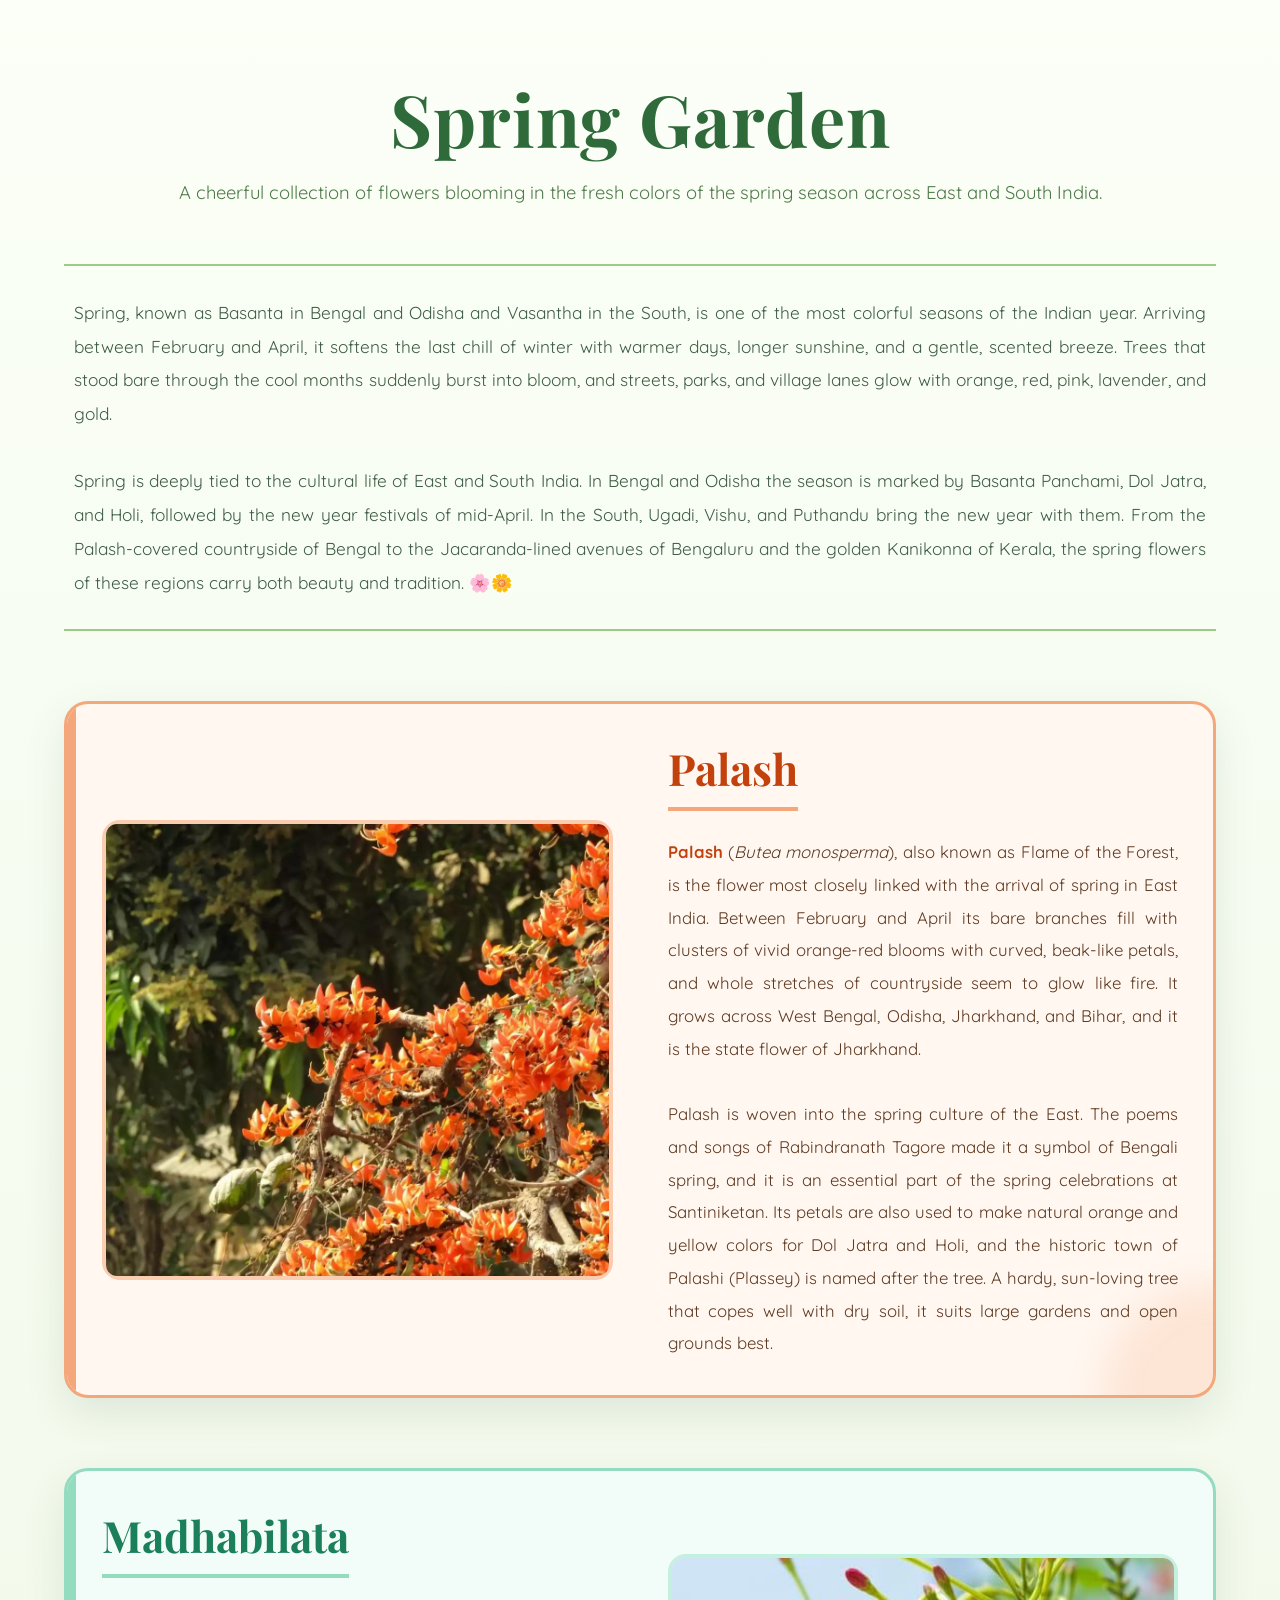
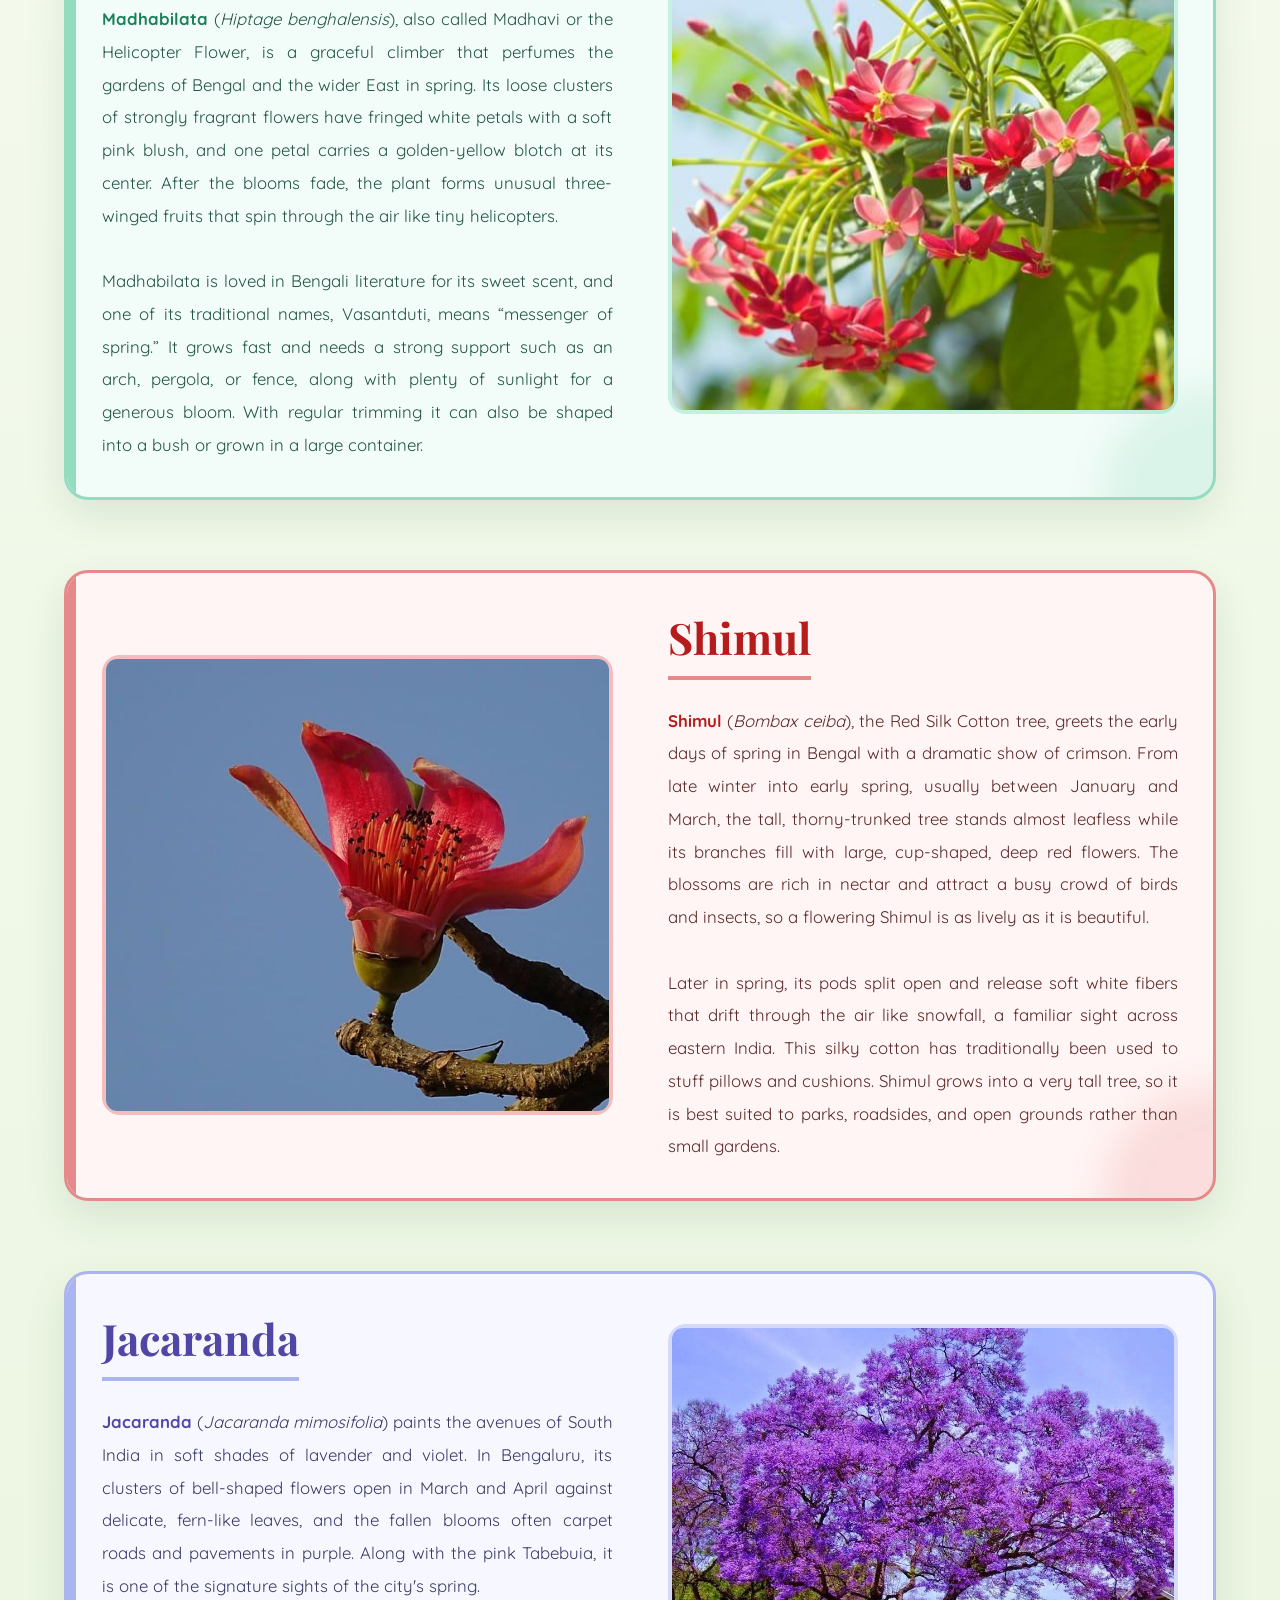
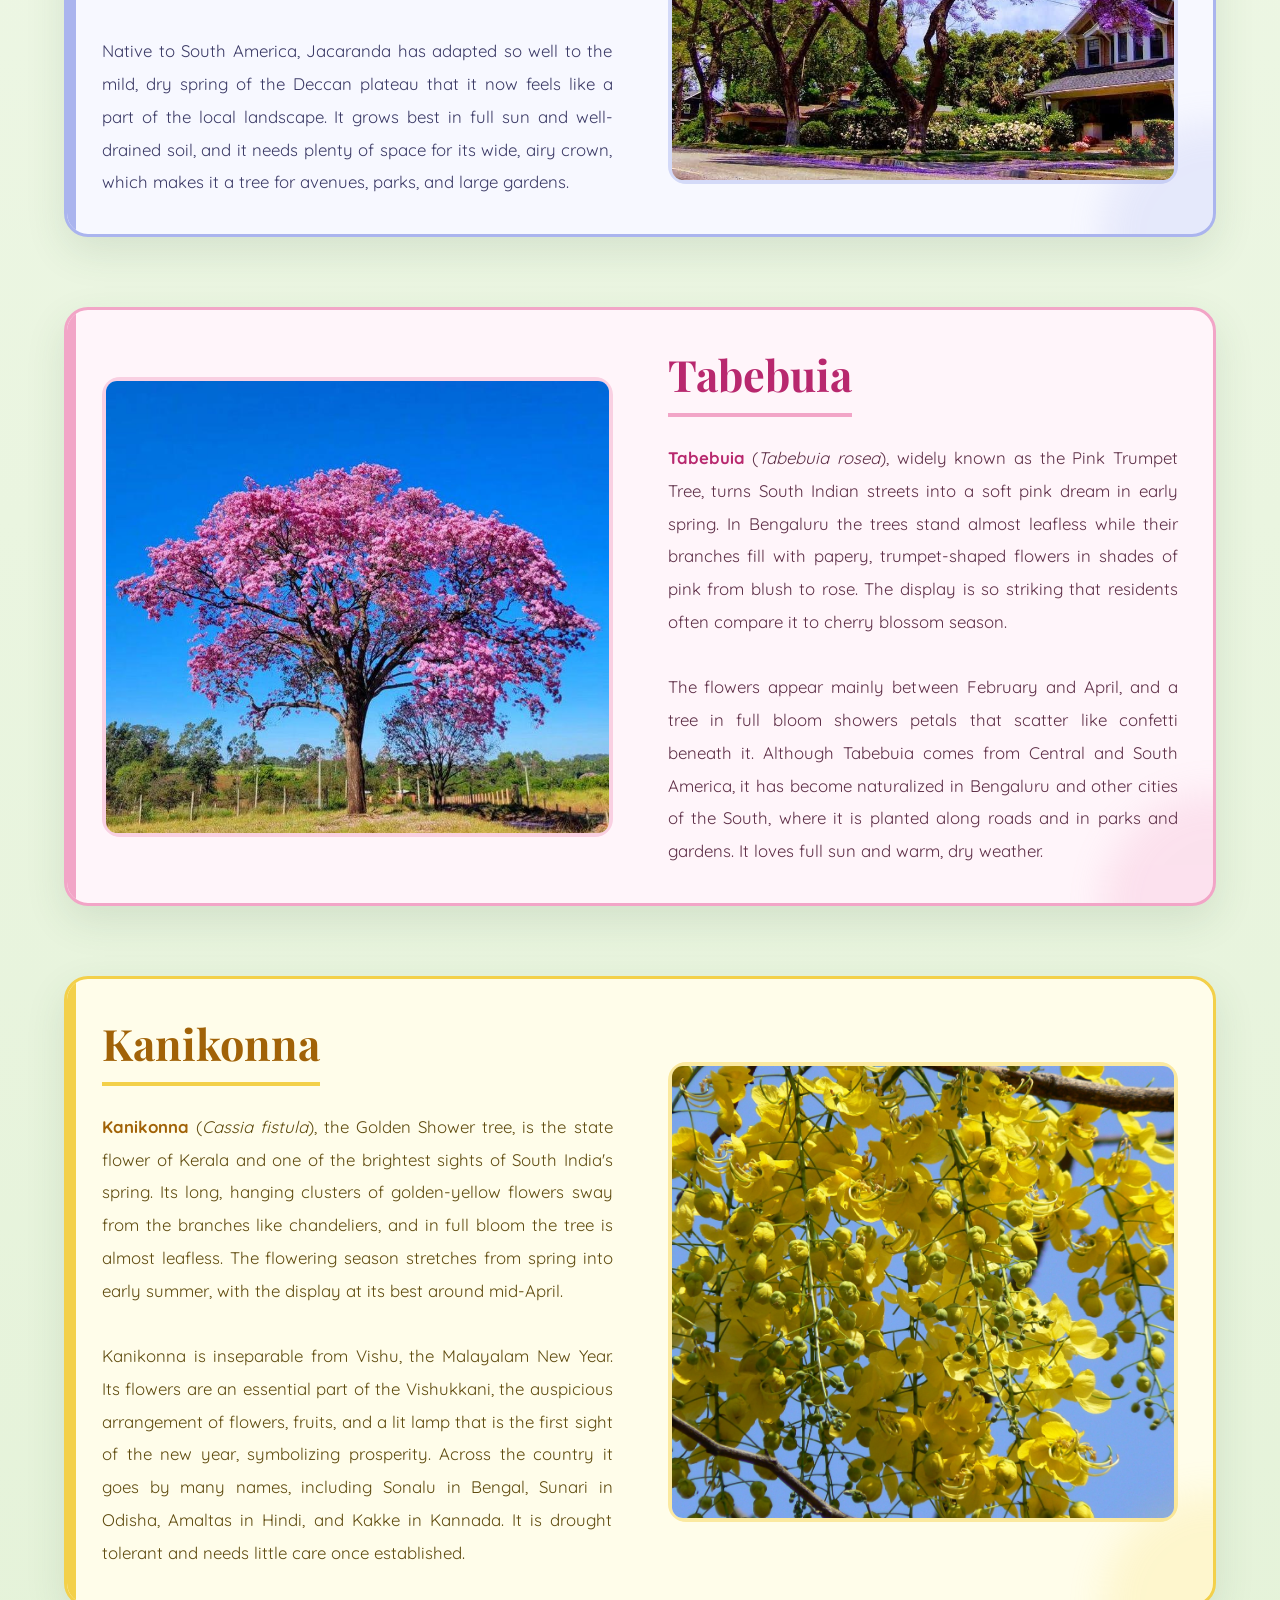
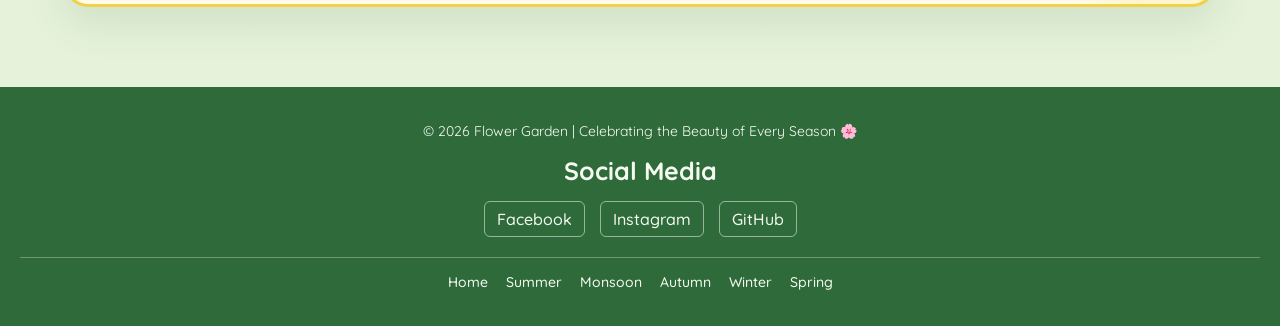
<file: spring.html>
<!doctype html>
<html lang="en">
  <head>
    <meta charset="UTF-8" />
    <meta name="viewport" content="width=device-width, initial-scale=1.0" />

    <title>Spring Garden</title>

    <link rel="stylesheet" href="spring.css" />
    <link
      rel="icon"
      type="image/svg+xml"
      href="data:image/svg+xml,%3Csvg xmlns='http://www.w3.org/2000/svg' viewBox='0 0 100 100'%3E%3Ctext y='.9em' font-size='90'%3E🌸%3C/text%3E%3C/svg%3E"
    />

    <!-- Google Fonts -->
    <link rel="preconnect" href="https://fonts.googleapis.com" />
    <link rel="preconnect" href="https://fonts.gstatic.com" crossorigin />

    <link
      href="https://fonts.googleapis.com/css2?family=Playfair+Display:wght@400;500;600;700;800&family=Quicksand:wght@400;500;600;700&display=swap"
      rel="stylesheet"
    />

    <!-- Vercel Web Analytics -->
    <script defer src="https://cdn.vercel-insights.com/v1/script.js"></script>
  </head>

  <body>
    <!-- =====================================================
                        HEADER
    ====================================================== -->

    <header class="spring-header">
      <h1>Spring Garden</h1>

      <p>
        A cheerful collection of flowers blooming in the fresh colors of the
        spring season across East and South India.
      </p>
    </header>

    <!-- =====================================================
                    SPRING INTRODUCTION
    ====================================================== -->

    <section class="spring-intro">
      <p>
        Spring, known as Basanta in Bengal and Odisha and Vasantha in the South,
        is one of the most colorful seasons of the Indian year. Arriving between
        February and April, it softens the last chill of winter with warmer
        days, longer sunshine, and a gentle, scented breeze. Trees that stood
        bare through the cool months suddenly burst into bloom, and streets,
        parks, and village lanes glow with orange, red, pink, lavender, and
        gold.

        <br /><br />
        Spring is deeply tied to the cultural life of East and South India. In
        Bengal and Odisha the season is marked by Basanta Panchami, Dol Jatra,
        and Holi, followed by the new year festivals of mid-April. In the South,
        Ugadi, Vishu, and Puthandu bring the new year with them. From the
        Palash-covered countryside of Bengal to the Jacaranda-lined avenues of
        Bengaluru and the golden Kanikonna of Kerala, the spring flowers of
        these regions carry both beauty and tradition. 🌸🌼
      </p>
    </section>

    <!-- =====================================================
                    SPRING FLOWERS - EAST INDIA
    ====================================================== -->

    <!-- =====================================================
                    PALASH
    ====================================================== -->

    <section class="flower-card palash">
      <div class="flower-image">
        <img
          src="spring/palash.jpg"
          alt="Palash (Flame of the Forest) Flower"
          loading="lazy"/>
      </div>

      <div class="flower-content">
        <h2>Palash</h2>

        <p>
          <b>Palash</b> (<i>Butea monosperma</i>), also known as Flame of the
          Forest, is the flower most closely linked with the arrival of spring
          in East India. Between February and April its bare branches fill with
          clusters of vivid orange-red blooms with curved, beak-like petals, and
          whole stretches of countryside seem to glow like fire. It grows across
          West Bengal, Odisha, Jharkhand, and Bihar, and it is the state flower
          of Jharkhand.

          <br /><br />

          Palash is woven into the spring culture of the East. The poems and
          songs of Rabindranath Tagore made it a symbol of Bengali spring, and
          it is an essential part of the spring celebrations at Santiniketan.
          Its petals are also used to make natural orange and yellow colors for
          Dol Jatra and Holi, and the historic town of Palashi (Plassey) is
          named after the tree. A hardy, sun-loving tree that copes well with
          dry soil, it suits large gardens and open grounds best.
        </p>
      </div>
    </section>

    <!-- =====================================================
                    MADHABILATA
    ====================================================== -->

    <section class="flower-card reverse madhabilata">
      <div class="flower-image">
        <img
          src="spring/Madhabilata.jpg"
          alt="Madhabilata (Hiptage) Flower"
          loading="lazy"
        />
      </div>

      <div class="flower-content">
        <h2>Madhabilata</h2>

        <p>
          <b>Madhabilata</b> (<i>Hiptage benghalensis</i>), also called Madhavi
          or the Helicopter Flower, is a graceful climber that perfumes the
          gardens of Bengal and the wider East in spring. Its loose clusters of
          strongly fragrant flowers have fringed white petals with a soft pink
          blush, and one petal carries a golden-yellow blotch at its center.
          After the blooms fade, the plant forms unusual three-winged fruits
          that spin through the air like tiny helicopters. <br /><br />

          Madhabilata is loved in Bengali literature for its sweet scent, and
          one of its traditional names, Vasantduti, means “messenger of
          spring.” It grows fast and needs a strong support such as an arch,
          pergola, or fence, along with plenty of sunlight for a generous bloom.
          With regular trimming it can also be shaped into a bush or grown in a
          large container.
        </p>
      </div>
    </section>

    <!-- =====================================================
                    SHIMUL
    ====================================================== -->

    <section class="flower-card shimul">
      <div class="flower-image">
        <img
          src="spring/Shimul.jpg"
          alt="Shimul (Red Silk Cotton) Flower"
          loading="lazy"
        />
      </div>

      <div class="flower-content">
        <h2>Shimul</h2>

        <p>
          <b>Shimul</b> (<i>Bombax ceiba</i>), the Red Silk Cotton tree, greets
          the early days of spring in Bengal with a dramatic show of crimson.
          From late winter into early spring, usually between January and March,
          the tall, thorny-trunked tree stands almost leafless while its
          branches fill with large, cup-shaped, deep red flowers. The blossoms
          are rich in nectar and attract a busy crowd of birds and insects, so a
          flowering Shimul is as lively as it is beautiful. <br /><br />

          Later in spring, its pods split open and release soft white fibers
          that drift through the air like snowfall, a familiar sight across
          eastern India. This silky cotton has traditionally been used to stuff
          pillows and cushions. Shimul grows into a very tall tree, so it is
          best suited to parks, roadsides, and open grounds rather than small
          gardens.
        </p>
      </div>
    </section>

    <!-- =====================================================
                    SPRING FLOWERS - SOUTH INDIA
    ====================================================== -->

    <!-- =====================================================
                    JACARANDA
    ====================================================== -->

    <section class="flower-card reverse jacaranda">
      <div class="flower-image">
        <img
          src="spring/Jacaranda.jpg"
          alt="Jacaranda Flower"
          loading="lazy"
        />
      </div>

      <div class="flower-content">
        <h2>Jacaranda</h2>

        <p>
          <b>Jacaranda</b> (<i>Jacaranda mimosifolia</i>) paints the avenues of
          South India in soft shades of lavender and violet. In Bengaluru, its
          clusters of bell-shaped flowers open in March and April against
          delicate, fern-like leaves, and the fallen blooms often carpet roads
          and pavements in purple. Along with the pink Tabebuia, it is one of
          the signature sights of the city's spring. <br /><br />

          Native to South America, Jacaranda has adapted so well to the mild,
          dry spring of the Deccan plateau that it now feels like a part of the
          local landscape. It grows best in full sun and well-drained soil, and
          it needs plenty of space for its wide, airy crown, which makes it a
          tree for avenues, parks, and large gardens.
        </p>
      </div>
    </section>

    <!-- =====================================================
                    TABEBUIA
    ====================================================== -->

    <section class="flower-card tabebuia">
      <div class="flower-image">
        <img
          src="spring/Tabebuia.jpg"
          alt="Tabebuia (Pink Trumpet Tree) Flower"
          loading="lazy"
        />
      </div>

      <div class="flower-content">
        <h2>Tabebuia</h2>

        <p>
          <b>Tabebuia</b> (<i>Tabebuia rosea</i>), widely known as the Pink
          Trumpet Tree, turns South Indian streets into a soft pink dream in
          early spring. In Bengaluru the trees stand almost leafless while their
          branches fill with papery, trumpet-shaped flowers in shades of pink
          from blush to rose. The display is so striking that residents often
          compare it to cherry blossom season. <br /><br />

          The flowers appear mainly between February and April, and a tree in
          full bloom showers petals that scatter like confetti beneath it.
          Although Tabebuia comes from Central and South America, it has become
          naturalized in Bengaluru and other cities of the South, where it is
          planted along roads and in parks and gardens. It loves full sun and
          warm, dry weather.
        </p>
      </div>
    </section>

    <!-- =====================================================
                    KANIKONNA
    ====================================================== -->

    <section class="flower-card reverse kanikonna">
      <div class="flower-image">
        <img
          src="spring/Kanikonna.jpg"
          alt="Kanikonna (Golden Shower) Flower"
          loading="lazy"
        />
      </div>

      <div class="flower-content">
        <h2>Kanikonna</h2>

        <p>
          <b>Kanikonna</b> (<i>Cassia fistula</i>), the Golden Shower tree, is
          the state flower of Kerala and one of the brightest sights of South
          India's spring. Its long, hanging clusters of golden-yellow flowers
          sway from the branches like chandeliers, and in full bloom the tree is
          almost leafless. The flowering season stretches from spring into early
          summer, with the display at its best around mid-April. <br /><br />

          Kanikonna is inseparable from Vishu, the Malayalam New Year. Its
          flowers are an essential part of the Vishukkani, the auspicious
          arrangement of flowers, fruits, and a lit lamp that is the first sight
          of the new year, symbolizing prosperity. Across the country it goes by
          many names, including Sonalu in Bengal, Sunari in Odisha, Amaltas in
          Hindi, and Kakke in Kannada. It is drought tolerant and needs little
          care once established.
        </p>
      </div>
    </section>

    <!-- =====================================================
                    FOOTER
    ====================================================== -->
    <footer>
      <p>© 2026 Flower Garden | Celebrating the Beauty of Every Season 🌸</p>

      <h2>Social Media</h2>

      <div class="footer-social-media">
        <a href="https://www.facebook.com/aparna.pain">Facebook</a>
        <a href="https://www.instagram.com/various_aniket/">Instagram</a>
        <a href="https://github.com/Sonai992">GitHub</a>
      </div>

      <div class="footer-links">
        <a href="garden.html">Home</a>
        <a href="summer.html">Summer</a>
        <a href="monsoon.html">Monsoon</a>
        <a href="autumn.html">Autumn</a>
        <a href="winter.html">Winter</a>
        <a href="spring.html">Spring</a>
      </div>
    </footer>
  </body>
</html>
</file>
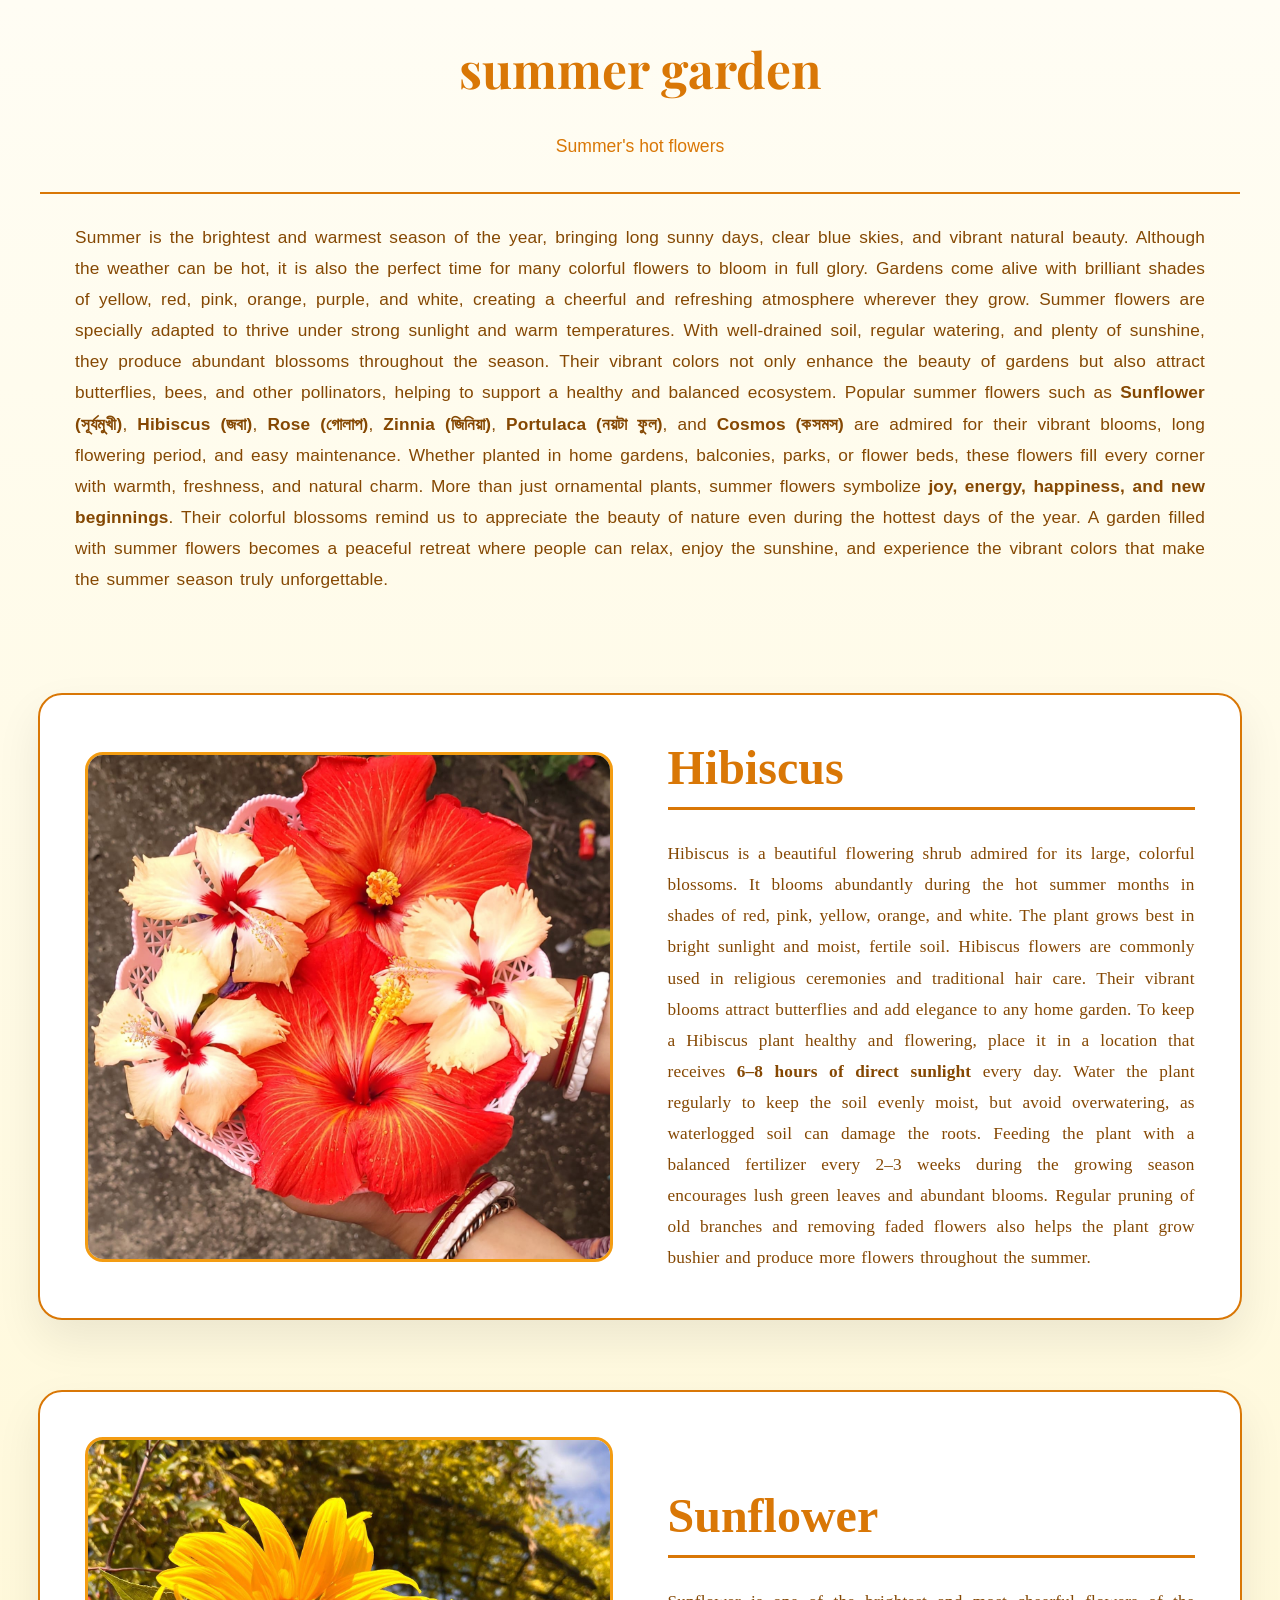
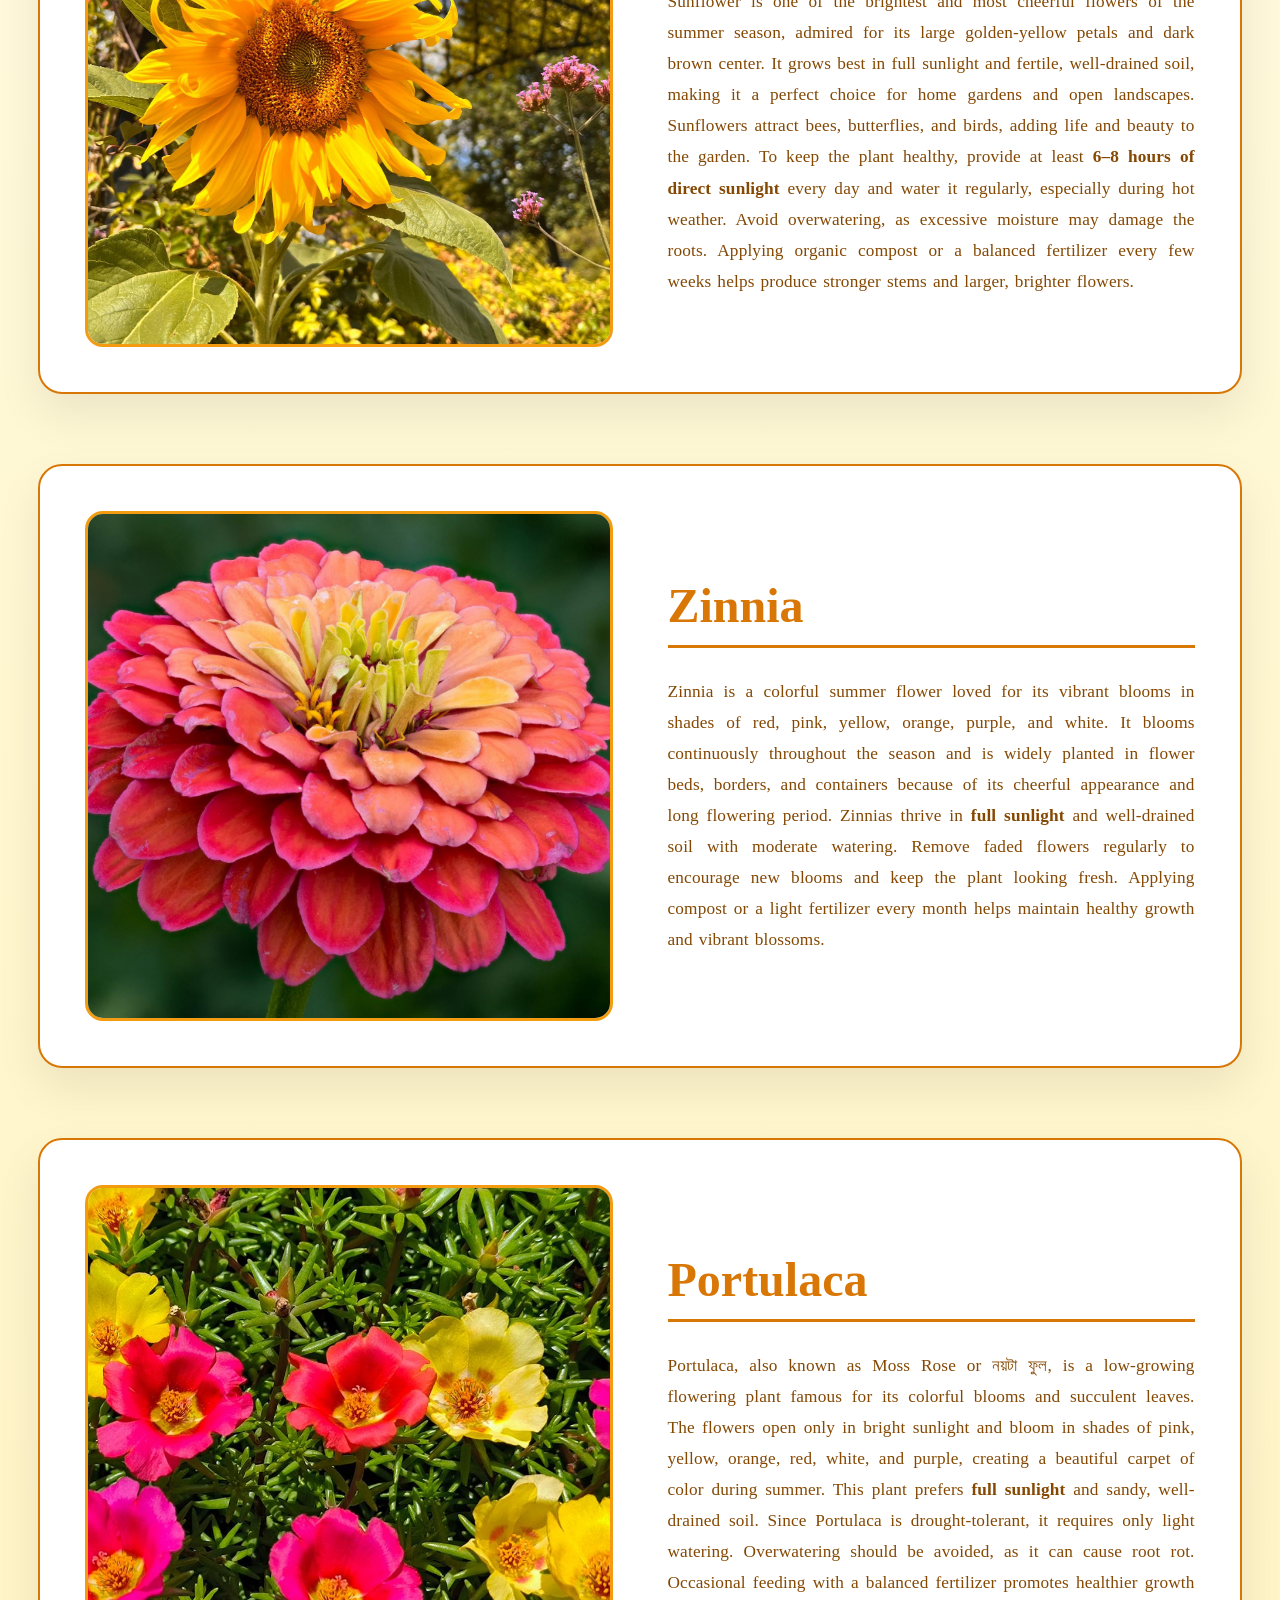
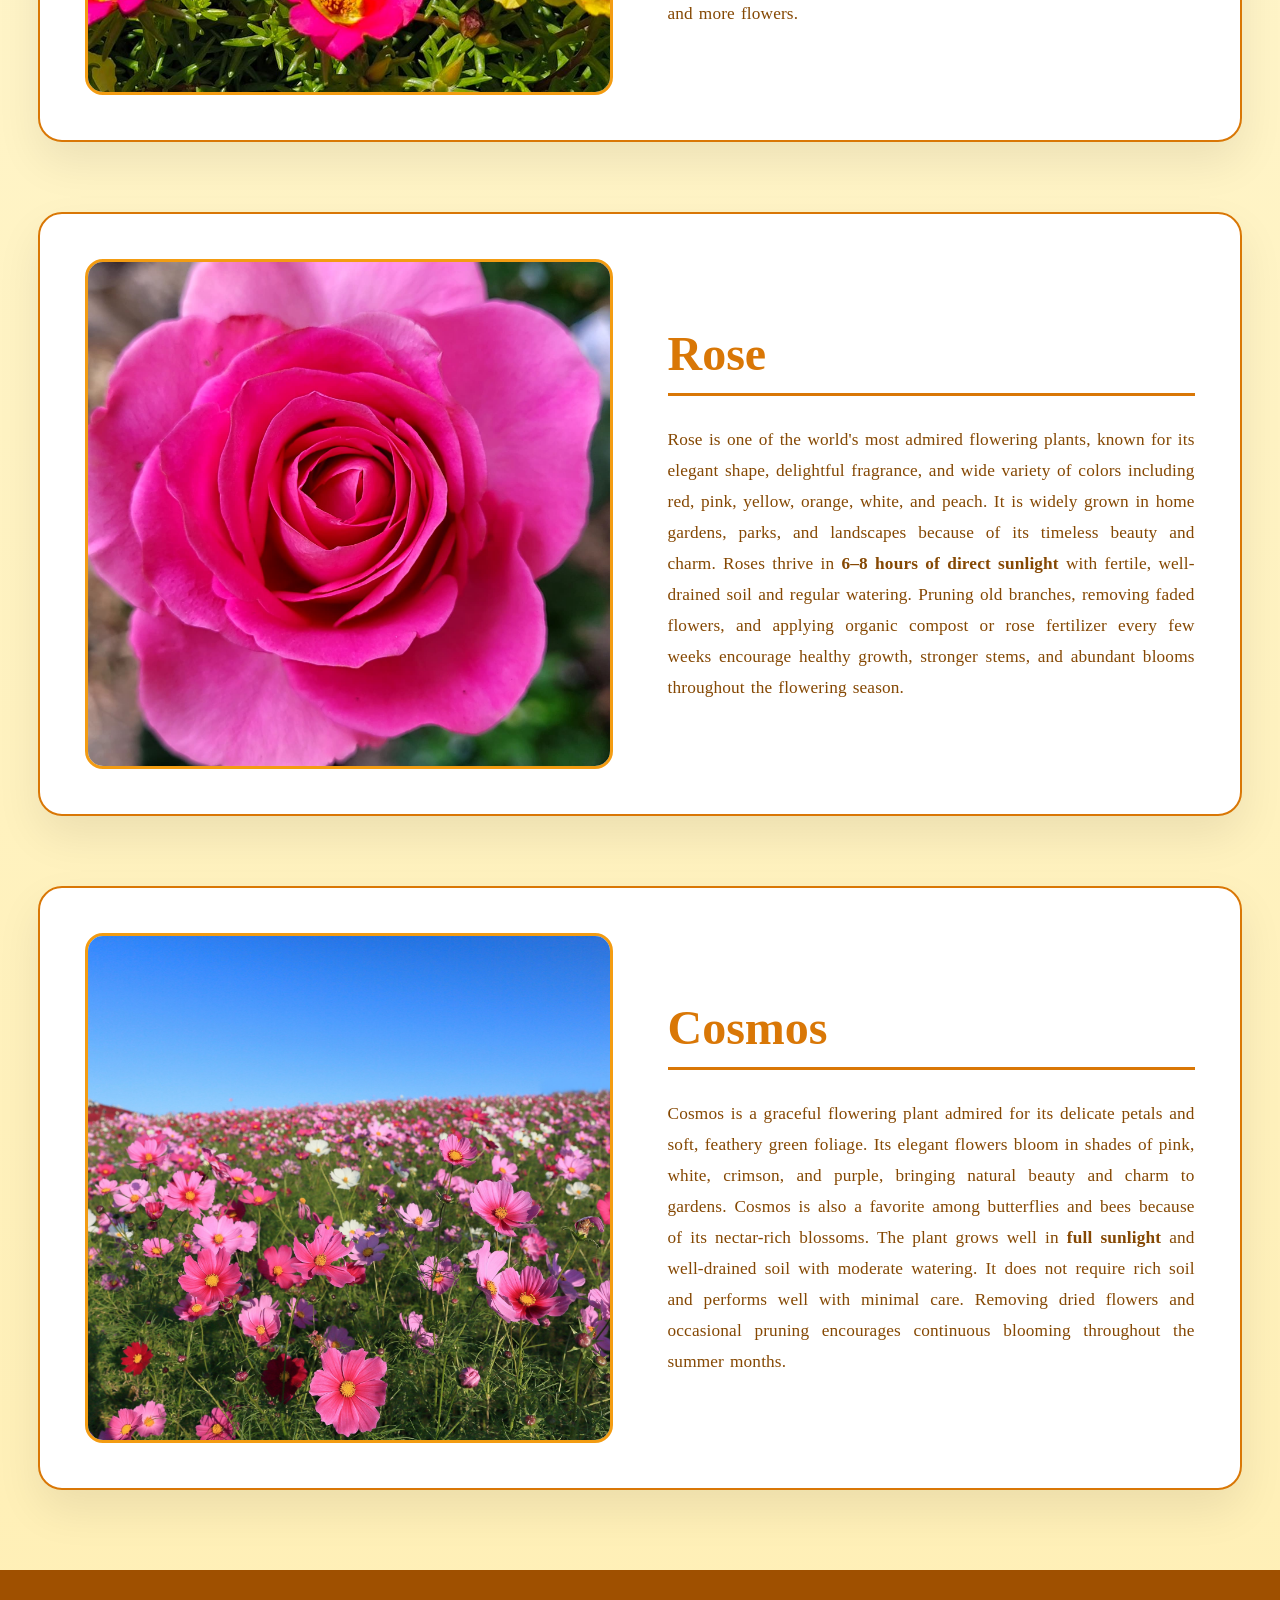
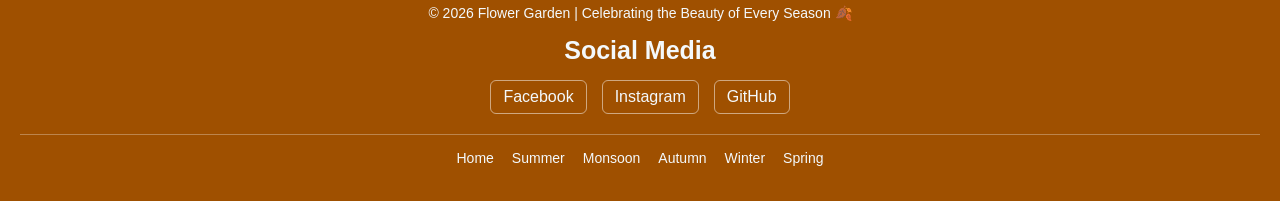
<file: summer.html>
<!DOCTYPE html>
<html lang="en">
<head>
    <meta charset="UTF-8">
    <meta name="viewport" content="width=device-width, initial-scale=1.0">
    <title>Flower Garden</title>
    <link rel="stylesheet" href="summer.css">
    <link rel="icon" type="image/png" href="icon/Flower Garden.png">

    <!--===================== Font Import ========================================-->
    <link rel="preconnect" href="https://fonts.googleapis.com">
    <link rel="preconnect" href="https://fonts.gstatic.com" crossorigin>
    <link href="https://fonts.googleapis.com/css2?family=Playfair+Display:ital,wght@0,400..900;1,400..900&display=swap" rel="stylesheet">
    
    <!--===================== Font Import ========================================-->

    <link rel="preconnect" href="https://fonts.googleapis.com">
    <link rel="preconnect" href="https://fonts.gstatic.com" crossorigin>
    <link href="https://fonts.googleapis.com/css2?family=Noto+Serif:ital,wght@0,100..900;1,100..900&display=swap" rel="stylesheet">

  <!--===================== Font Import ========================================-->

    <link rel="preconnect" href="https://fonts.googleapis.com">
    <link rel="preconnect" href="https://fonts.gstatic.com" crossorigin>
    <link href="https://fonts.googleapis.com/css2?family=Noto+Serif:ital,wght@0,100..900;1,100..900&family=Playwrite+DE+SAS+Guides&display=swap" rel="stylesheet">

<!--===================== Font Import ========================================-->

    <link rel="preconnect" href="https://fonts.googleapis.com">
    <link rel="preconnect" href="https://fonts.gstatic.com" crossorigin>
    <link href="https://fonts.googleapis.com/css2?family=Cormorant:ital,wght@0,300..700;1,300..700&family=Noto+Serif:ital,wght@0,100..900;1,100..900&family=Playwrite+DE+SAS+Guides&display=swap" rel="stylesheet">

    <!-- Vercel Web Analytics -->
    <script defer src="https://cdn.vercel-insights.com/v1/script.js"></script>

</head>
<body>
    <h2 class="summer-h">summer garden</h2>
    <p class="summer-p">Summer's hot flowers</p>
    <p class="paragraph">

        Summer is the brightest and warmest season of the year, bringing long sunny
        days, clear blue skies, and vibrant natural beauty. Although the weather can
        be hot, it is also the perfect time for many colorful flowers to bloom in
        full glory. Gardens come alive with brilliant shades of yellow, red, pink,
        orange, purple, and white, creating a cheerful and refreshing atmosphere
        wherever they grow.  Summer flowers are specially adapted to thrive under strong sunlight and warm
        temperatures. With well-drained soil, regular watering, and plenty of
        sunshine, they produce abundant blossoms throughout the season. Their vibrant
        colors not only enhance the beauty of gardens but also attract butterflies,
        bees, and other pollinators, helping to support a healthy and balanced
        ecosystem.  Popular summer flowers such as <strong>Sunflower (সূর্যমুখী)</strong>,
        <strong>Hibiscus (জবা)</strong>,
        <strong>Rose (গোলাপ)</strong>,
        <strong>Zinnia (জিনিয়া)</strong>,
        <strong>Portulaca (নয়টা ফুল)</strong>, and
        <strong>Cosmos (কসমস)</strong> are admired for their vibrant blooms, long
        flowering period, and easy maintenance. Whether planted in home gardens,
        balconies, parks, or flower beds, these flowers fill every corner with
        warmth, freshness, and natural charm.  More than just ornamental plants, summer flowers symbolize
        <strong>joy, energy, happiness, and new beginnings</strong>. Their colorful
        blossoms remind us to appreciate the beauty of nature even during the hottest
        days of the year. A garden filled with summer flowers becomes a peaceful
        retreat where people can relax, enjoy the sunshine, and experience the
        vibrant colors that make the summer season truly unforgettable.
    </p>
<!-- ========================================= -->
<!-- flower image and content section -->
<!-- ========================================= -->

    <section class="cards">
        <div class="photo Hibiscus">
            <img src="Summer/IMG-20260408-WA0114.jpg" alt="Hibiscus">
        </div>

        <div class="flower-content">
        <h2>Hibiscus</h2>
     <p>
        Hibiscus is a beautiful flowering shrub admired for its large, colorful blossoms. It blooms abundantly during the hot summer months in shades of red, pink, yellow, orange, and white. The plant grows best in bright sunlight and moist, fertile soil. Hibiscus flowers are commonly used in religious ceremonies and traditional hair care. Their vibrant blooms attract butterflies and add elegance to any home garden.  To keep a Hibiscus plant healthy and flowering, place it in a location that receives <strong>6–8 hours of direct sunlight</strong> every day. Water the plant regularly to keep the soil evenly moist, but avoid overwatering, as waterlogged soil can damage the roots. Feeding the plant with a balanced fertilizer every 2–3 weeks during the growing season encourages lush green leaves and abundant blooms. Regular pruning of old branches and removing faded flowers also helps the plant grow bushier and produce more flowers throughout the summer.
     </p>
     </div>
    </section>

    <section class="cards">
        <div class="photo Sunflower">
            <img src="Summer/s54tZlHn0Vr_pyaYhMFt2-noCmmp4JkVETrxyXbPfVj57lGVqYhkL7bOkLwoNrSIq01mq8P-HJYIuOGBfXkw49C-BBGhkBVKO1zxaxzAYpIQuV8McGupzn-21n35C7XYjr5DqpX62IKV8RhiTyGt6OzX36yt1vMAgbbGUv9pOPsRlHM6PP.jpg" alt="Sunflower">
        </div>

        <div class="flower-content">
        <h2> Sunflower</h2>    
        <p>
        Sunflower is one of the brightest and most cheerful flowers of the summer season, admired for its large golden-yellow petals and dark brown center. It grows best in full sunlight and fertile, well-drained soil, making it a perfect choice for home gardens and open landscapes. Sunflowers attract bees, butterflies, and birds, adding life and beauty to the garden.   To keep the plant healthy, provide at least <strong>6–8 hours of direct sunlight</strong> every day and water it regularly, especially during hot weather. Avoid overwatering, as excessive moisture may damage the roots. Applying organic compost or a balanced fertilizer every few weeks helps produce stronger stems and larger, brighter flowers.

    </p>
    </div>
    </section>

  <section class="cards">
        <div class="photo Zinnia">
            <img src="Summer/wlpt4xmMQfe3CAvmWY9UzhlZAJlTVpkzgxvt_npV-WVjAoxqOPzZwvM-ViDzqxoswBtAMg_kFQDYID1_eQjq3jVOFYFm_vFoor_OnWq5XfyfSyya7qTufLFC-Es6R1h2oXHL2WZmuF38IMqaY9t2Bloh1IvBw_V6a3elWZPob1SIvYXMnMv.jpg" alt="Zinnia">
        </div>

        <div class="flower-content">
         <h2> Zinnia</h2>        
        <p>

        Zinnia is a colorful summer flower loved for its vibrant blooms in shades of red, pink, yellow, orange, purple, and white. It blooms continuously throughout the season and is widely planted in flower beds, borders, and containers because of its cheerful appearance and long flowering period.   Zinnias thrive in <strong>full sunlight</strong> and well-drained soil with moderate watering. Remove faded flowers regularly to encourage new blooms and keep the plant looking fresh. Applying compost or a light fertilizer every month helps maintain healthy growth and vibrant blossoms. </p>
     </div>
    </section>

        <section class="cards">
        <div class="photo Portulaca">
            <img src="Summer/q_ch6lyYhMmd_njBXv2Hjsy1ck5oAoRVuHxDNWlPJg4KCXOj48nUAg3msrXvCZYVHryRekXVnq7ZOuS2ptWn7vCaCXDumw9kZMwxE21pT7RWRcOvpFLUPEfW4l63o2LJplxNDopTkP2Ms4E3NqvJPRVHnCj7-rkZBZoJ300Sdr50Nl9dXLb.jpg" alt="Portulaca">
        </div>

        <div class="flower-content">
        
            <h2>Portulaca</h2>
        <p>
        Portulaca, also known as Moss Rose or নয়টা ফুল, is a low-growing flowering plant famous for its colorful blooms and succulent leaves. The flowers open only in bright sunlight and bloom in shades of pink, yellow, orange, red, white, and purple, creating a beautiful carpet of color during summer.   This plant prefers <strong>full sunlight</strong> and sandy, well-drained soil. Since Portulaca is drought-tolerant, it requires only light watering. Overwatering should be avoided, as it can cause root rot. Occasional feeding with a balanced fertilizer promotes healthier growth and more flowers. </p>
    </div>
    </section>

       <section class="cards">
        <div class="photo Rose">
            <img src="Summer/IMG-20260408-WA0070.jpg" alt="Rose">
        </div>

        <div class="flower-content">
        <h2>Rose</h2>
        <p >Rose is one of the world's most admired flowering plants, known for its elegant shape, delightful fragrance, and wide variety of colors including red, pink, yellow, orange, white, and peach. It is widely grown in home gardens, parks, and landscapes because of its timeless beauty and charm.   Roses thrive in <strong>6–8 hours of direct sunlight</strong> with fertile,
        well-drained soil and regular watering. Pruning old branches, removing faded
        flowers, and applying organic compost or rose fertilizer every few weeks encourage healthy growth, stronger stems, and abundant blooms throughout the flowering season.
    </p>
    </div>
    </section>

       <section class="cards">
        <div class="photo Cosmos">
            <img src="Summer/pbTY34Q1r99jGuvEI4deXhtHNM7xX2cY6AOZHgaXHzUH4ASwqkxyS6695B-jYLaQ2el06dCBKWm70cHGcH02DY9h7j_zYFx8Y6c2CWM9cuLnbGO56HDoJnx6p5hj982OE4clPRhD8OH7hUxlNglxj9zZSIMadVUFnVMbNl9cb_J535uvjeP.jpg" alt="Cosmos">
        </div>

        <div class="flower-content">
            <h2>Cosmos</h2>
    
    <p>
        Cosmos is a graceful flowering plant admired for its delicate petals and soft, feathery green foliage. Its elegant flowers bloom in shades of pink, white, crimson, and purple, bringing natural beauty and charm to gardens. Cosmos is also a favorite among butterflies and bees because of its nectar-rich blossoms.  The plant grows well in <strong>full sunlight</strong> and well-drained soil with moderate watering. It does not require rich soil and performs well with minimal care. Removing dried flowers and occasional pruning encourages continuous blooming throughout the summer months. </p>
    </div>
    </section>
    
</body>
<script>

 const cards = document.querySelectorAll(".cards");

    const observer = new IntersectionObserver(
        (entries, observer) => {
            entries.forEach(entry => {
                if (entry.isIntersecting) {
                    entry.target.classList.add("show");

                    // Stop observing after animation
                    observer.unobserve(entry.target);
                }
            });
        },
        {
            threshold: 0.15
        }
    );

    cards.forEach(card => {
        observer.observe(card);
    });

</script>

  <footer>
      <p>© 2026 Flower Garden | Celebrating the Beauty of Every Season 🍂</p>

      <h2>Social Media</h2>

      <div class="footer-social-media">
        <a href="https://www.facebook.com/aparna.pain">Facebook</a>
        <a href="https://www.instagram.com/various_aniket/">Instagram</a>
        <a href="https://github.com/Sonai992">GitHub</a>
      </div>

      <div class="footer-links">
        <a href="garden.html">Home</a>
        <a href="summer.html">Summer</a>
        <a href="monsoon.html">Monsoon</a>
        <a href="autumn.html">Autumn</a>
        <a href="winter.html">Winter</a>
        <a href="spring.html">Spring</a>
      </div>

      <style>
        footer p {
          margin: 0 0 15px;
          font-family: "Quicksand", sans-serif;
          font-size: 14px;
        }

        footer h2 {
          margin: 10px 0 15px;
          font-family: "Quicksand", sans-serif;
          font-size: 25px;
        }

        /* Social Media */
        .footer-social-media {
          display: flex;
          justify-content: center;
          align-items: center;
          gap: 15px;
          margin-bottom: 20px;
        }

        .footer-social-media a {
          color: #f4f9fc;
          text-decoration: none;
          font-family: "Quicksand", sans-serif;
          font-weight: 500;
          padding: 7px 12px;
          border: 1px solid rgba(255, 255, 255, 0.5);
          border-radius: 6px;
          transition: 0.3s ease;
        }

        .footer-social-media a:hover {
          background: rgba(255, 255, 255, 0.15);
        }
        /* Navigation Links */
        .footer-links {
          display: flex;
          justify-content: center;
          align-items: center;
          flex-wrap: wrap;
          gap: 18px;
          padding-top: 15px;
          border-top: 1px solid rgba(255, 255, 255, 0.3);
        }

        .footer-links a {
          color: #f4f9fc;
          text-decoration: none;
          font-family: "Quicksand", sans-serif;
          font-size: 14px;
          font-weight: 500;
          transition: 0.3s ease;
        }

        .footer-links a:hover {
          text-decoration: underline;
        }
      </style>
    </footer>
</html>
</file>
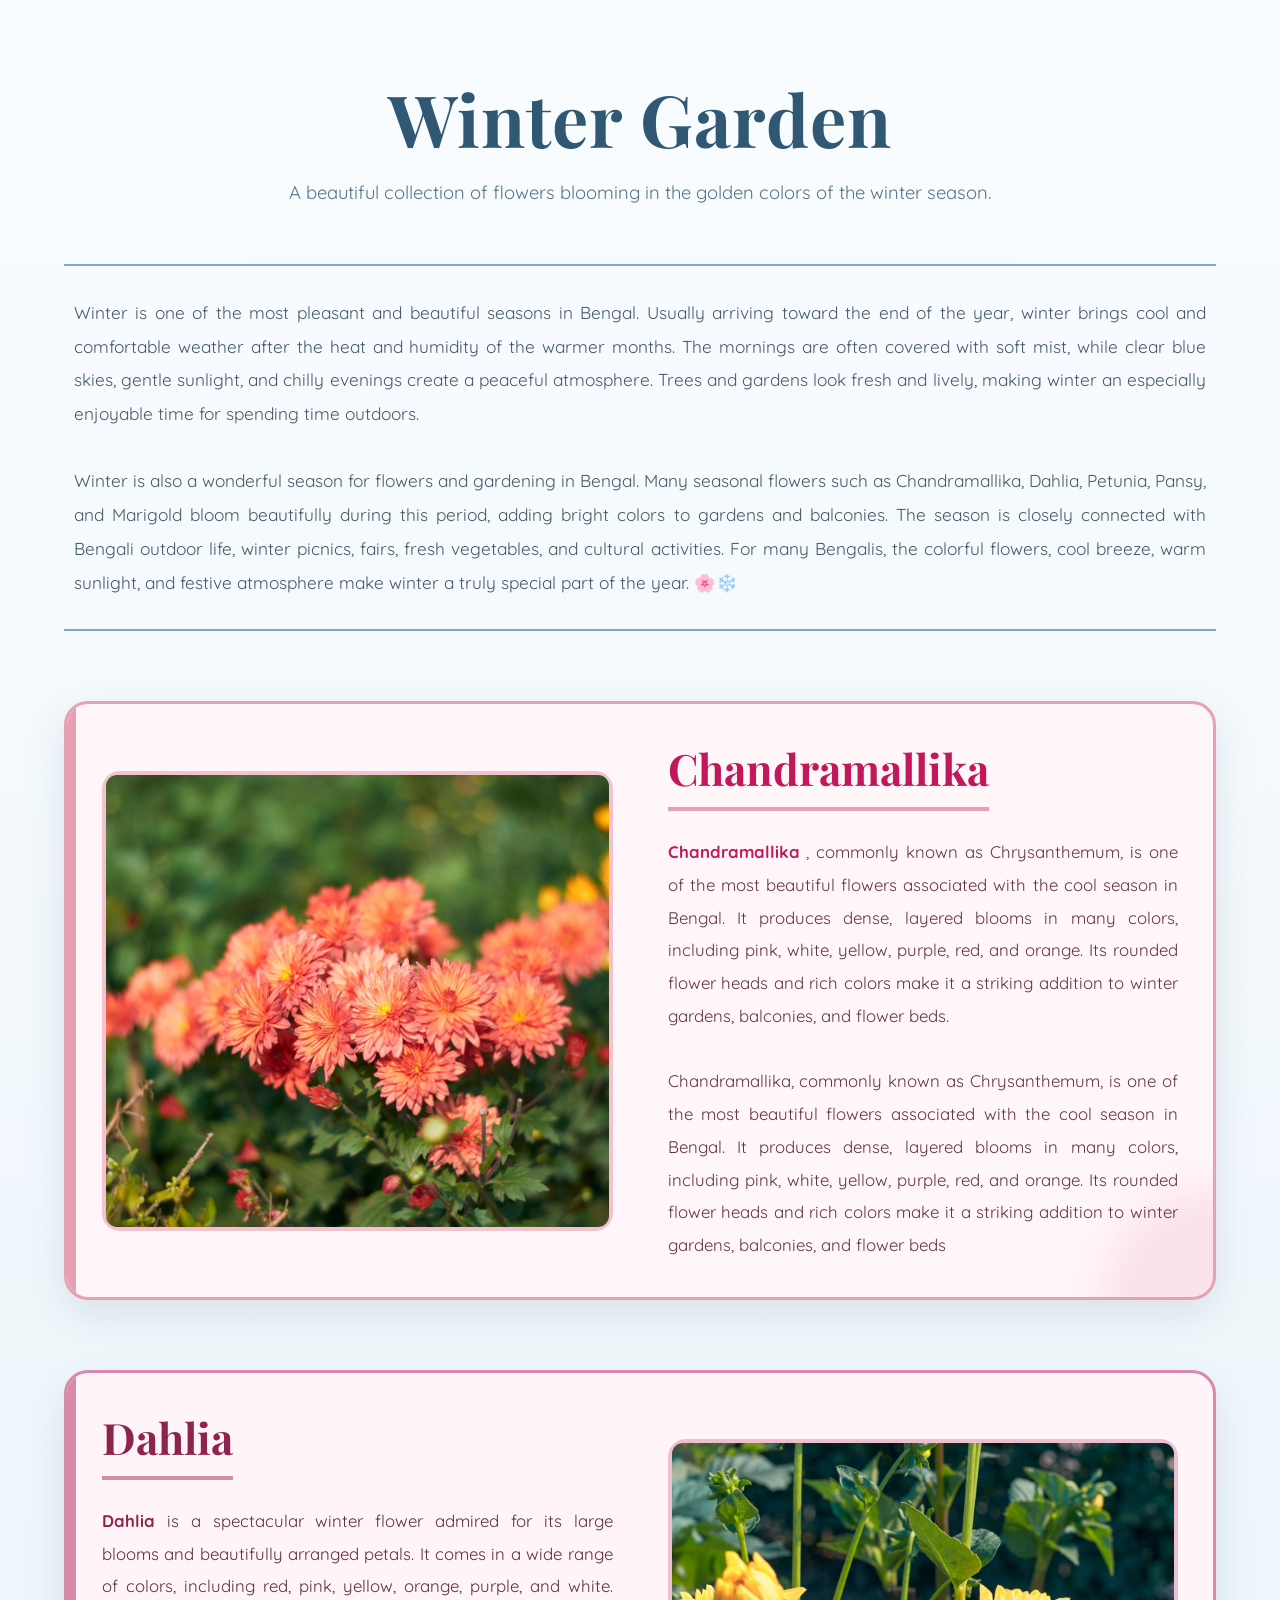
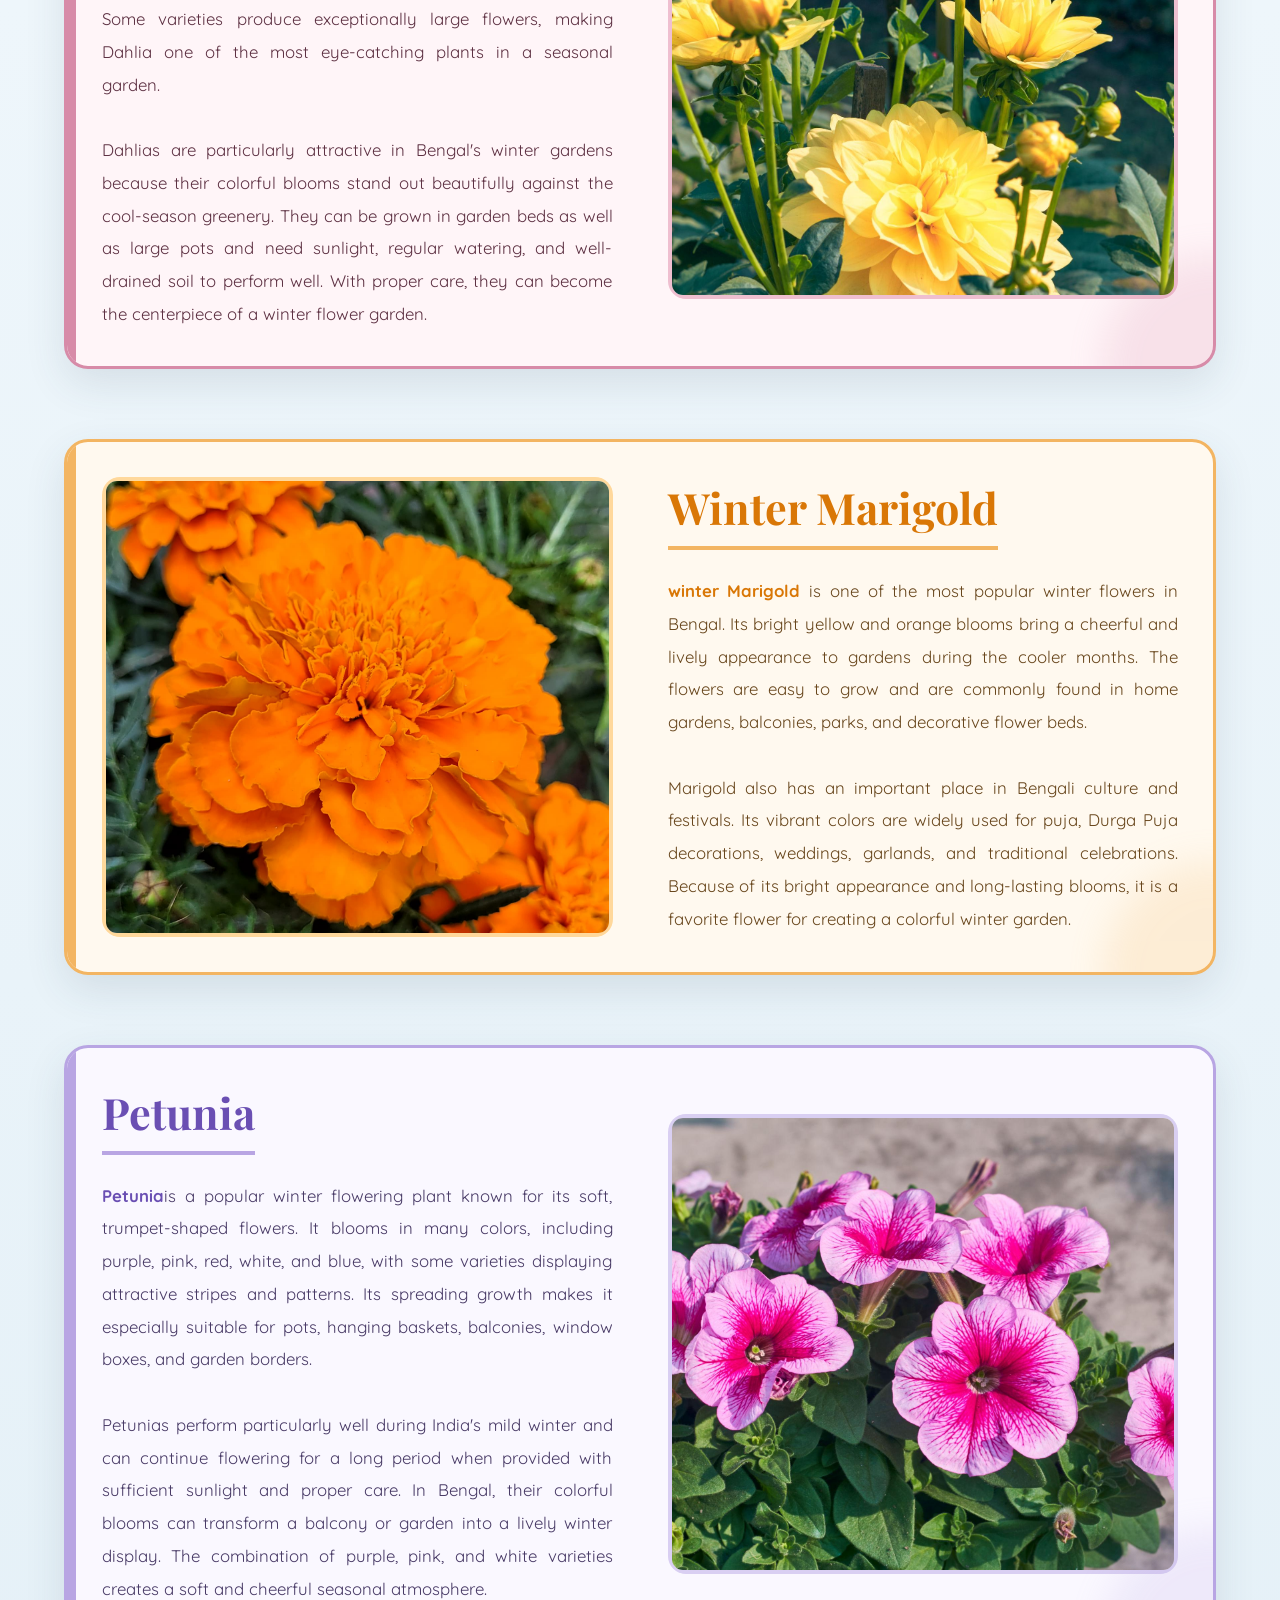
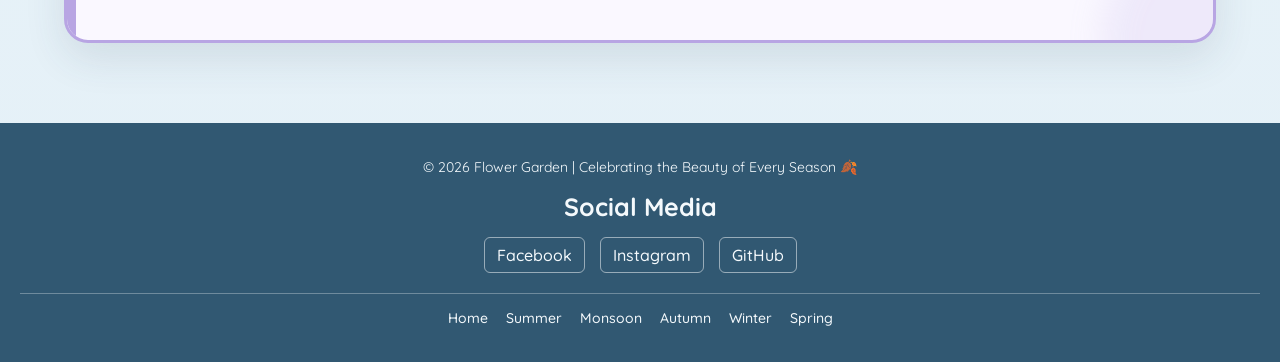
<file: winter.html>
<!doctype html>
<html lang="en">
  <head>
    <meta charset="UTF-8" />
    <meta name="viewport" content="width=device-width, initial-scale=1.0" />

    <title>Autumn Garden</title>

    <link rel="stylesheet" href="winter.css" />
    <link rel="icon" type="image/png" href="icon/Flower Garden.png">

    <!-- Google Fonts -->
    <link rel="preconnect" href="https://fonts.googleapis.com" />
    <link rel="preconnect" href="https://fonts.gstatic.com" crossorigin />

    <link
      href="https://fonts.googleapis.com/css2?family=Playfair+Display:wght@400;500;600;700;800&family=Quicksand:wght@400;500;600;700&display=swap"
      rel="stylesheet"
    />

    <!-- Vercel Web Analytics -->
    <script defer src="https://cdn.vercel-insights.com/v1/script.js"></script>
  </head>

  <body>
    <!-- =====================================================
                        HEADER
    ====================================================== -->

    <header class="autumn-header">
      <h1>Winter Garden</h1>

      <p>
        A beautiful collection of flowers blooming in the golden colors of the
        winter season.
      </p>
    </header>

    <!-- =====================================================
                    AUTUMN INTRODUCTION
    ====================================================== -->

    <section class="autumn-intro">
      <p>
        Winter is one of the most pleasant and beautiful seasons in Bengal.
        Usually arriving toward the end of the year, winter brings cool and
        comfortable weather after the heat and humidity of the warmer months.
        The mornings are often covered with soft mist, while clear blue skies,
        gentle sunlight, and chilly evenings create a peaceful atmosphere. Trees
        and gardens look fresh and lively, making winter an especially enjoyable
        time for spending time outdoors.

        <br /><br />
        Winter is also a wonderful season for flowers and gardening in Bengal.
        Many seasonal flowers such as Chandramallika, Dahlia, Petunia, Pansy,
        and Marigold bloom beautifully during this period, adding bright colors
        to gardens and balconies. The season is closely connected with Bengali
        outdoor life, winter picnics, fairs, fresh vegetables, and cultural
        activities. For many Bengalis, the colorful flowers, cool breeze, warm
        sunlight, and festive atmosphere make winter a truly special part of the
        year. 🌸❄️
      </p>
    </section>

    <!-- =====================================================
                    AUTUMN FLOWERS
    ====================================================== -->

    <!-- =====================================================
                    CHRYSANTHEMUM
    ====================================================== -->

    <section class="flower-card chrysanthemum">
      <div class="flower-image">
        <img
          src="winter/BXzpxGoHXfS9r3yfz8jUqrx-f0wlufrwb1DATl4-30QZ5rxdLFcpsfdUF7bxHKJY-KannhgMV1mALj3CupzfloGBETy6-ZYNdXkKW2yt-sPZ44fDujG-ClatkARVng9r1Ad0WiOllKTxTjJGUtVaJZkjRNS3ZHDKcO5VBJ-M--1I4TfUQaV.jpg"
          alt="Chandramallika Flower"
        />
      </div>

      <div class="flower-content">
        <h2>Chandramallika</h2>

        <p>
          <b>Chandramallika</b> , commonly known as Chrysanthemum, is one of the
          most beautiful flowers associated with the cool season in Bengal. It
          produces dense, layered blooms in many colors, including pink, white,
          yellow, purple, red, and orange. Its rounded flower heads and rich
          colors make it a striking addition to winter gardens, balconies, and
          flower beds.

          <br /><br />

          Chandramallika, commonly known as Chrysanthemum, is one of the most
          beautiful flowers associated with the cool season in Bengal. It
          produces dense, layered blooms in many colors, including pink, white,
          yellow, purple, red, and orange. Its rounded flower heads and rich
          colors make it a striking addition to winter gardens, balconies, and
          flower beds
        </p>
      </div>
    </section>

    <!-- =====================================================
                    MARIGOLD
    ====================================================== -->

    <section class="flower-card reverse marigold">
      <div class="flower-image">
        <img src="winter/Dalia.jpg" alt="Dahlia Flower" />
      </div>

      <div class="flower-content">
        <h2>Dahlia</h2>

        <p>
          <b>Dahlia</b> is a spectacular winter flower admired for its large
          blooms and beautifully arranged petals. It comes in a wide range of
          colors, including red, pink, yellow, orange, purple, and white. Some
          varieties produce exceptionally large flowers, making Dahlia one of
          the most eye-catching plants in a seasonal garden. <br /><br />

          Dahlias are particularly attractive in Bengal's winter gardens because
          their colorful blooms stand out beautifully against the cool-season
          greenery. They can be grown in garden beds as well as large pots and
          need sunlight, regular watering, and well-drained soil to perform
          well. With proper care, they can become the centerpiece of a winter
          flower garden.
        </p>
      </div>
    </section>

    <!-- =====================================================
                    DAHLIA
    ====================================================== -->

    <section class="flower-card dahlia">
      <div class="flower-image">
        <img
          src="winter/IMG-20260408-WA0058.jpg"
          alt="winter-Marigold Flower"
        />
      </div>

      <div class="flower-content">
        <h2>Winter Marigold</h2>

        <p>
          <b>winter Marigold</b> is one of the most popular winter flowers in
          Bengal. Its bright yellow and orange blooms bring a cheerful and
          lively appearance to gardens during the cooler months. The flowers are
          easy to grow and are commonly found in home gardens, balconies, parks,
          and decorative flower beds. <br /><br />

          Marigold also has an important place in Bengali culture and festivals.
          Its vibrant colors are widely used for puja, Durga Puja decorations,
          weddings, garlands, and traditional celebrations. Because of its
          bright appearance and long-lasting blooms, it is a favorite flower for
          creating a colorful winter garden.
        </p>
      </div>
    </section>

    <!-- =====================================================
                    ASTER
    ====================================================== -->

    <section class="flower-card reverse aster">
      <div class="flower-image">
        <img
          src="winter/GbFJs_ovWbnsQK5A2OFvGX308hTOZ3xED2tBZv_tZSVzsbyt0_Myvu-PPmPoS11LNswbn0vEkcOpxGuKmsHg4H9uflX2TD0jVme3RiYwX31xH-WlE4Sw3KHn3BNuQZMgsHBO6Pw3p8Bi6JeKHZS4HZ0G-XXg9XJsuTaPwerj-ffnBKxgKbV.jpg"
          alt="Petunia-Flower"
        />
      </div>

      <div class="flower-content">
        <h2>Petunia</h2>

        <p>
          <b>Petunia</b>is a popular winter flowering plant known for its soft,
          trumpet-shaped flowers. It blooms in many colors, including purple,
          pink, red, white, and blue, with some varieties displaying attractive
          stripes and patterns. Its spreading growth makes it especially
          suitable for pots, hanging baskets, balconies, window boxes, and
          garden borders. <br /><br />

          Petunias perform particularly well during India's mild winter and can
          continue flowering for a long period when provided with sufficient
          sunlight and proper care. In Bengal, their colorful blooms can
          transform a balcony or garden into a lively winter display. The
          combination of purple, pink, and white varieties creates a soft and
          cheerful seasonal atmosphere.
        </p>
      </div>
    </section>

    <!-- =====================================================
                    FOOTER
    ====================================================== -->
    <footer>
      <p>© 2026 Flower Garden | Celebrating the Beauty of Every Season 🍂</p>

      <h2>Social Media</h2>

      <div class="footer-social-media">
        <a href="https://www.facebook.com/aparna.pain">Facebook</a>
        <a href="https://www.instagram.com/various_aniket/">Instagram</a>
        <a href="https://github.com/Sonai992">GitHub</a>
      </div>

      <div class="footer-links">
        <a href="garden.html">Home</a>
        <a href="summer.html">Summer</a>
        <a href="monsoon.html">Monsoon</a>
        <a href="autumn.html">Autumn</a>
        <a href="winter.html">Winter</a>
        <a href="spring.html">Spring</a>
      </div>

      <style>
        footer p {
          margin: 0 0 15px;
          font-family: "Quicksand", sans-serif;
          font-size: 14px;
        }

        footer h2 {
          margin: 10px 0 15px;
          font-family: "Quicksand", sans-serif;
          font-size: 25px;
        }

        /* Social Media */
        .footer-social-media {
          display: flex;
          justify-content: center;
          align-items: center;
          gap: 15px;
          margin-bottom: 20px;
        }

        .footer-social-media a {
          color: #f4f9fc;
          text-decoration: none;
          font-family: "Quicksand", sans-serif;
          font-weight: 500;
          padding: 7px 12px;
          border: 1px solid rgba(255, 255, 255, 0.5);
          border-radius: 6px;
          transition: 0.3s ease;
        }

        .footer-social-media a:hover {
          background: rgba(255, 255, 255, 0.15);
        }

        /* Navigation Links */
        .footer-links {
          display: flex;
          justify-content: center;
          align-items: center;
          flex-wrap: wrap;
          gap: 18px;
          padding-top: 15px;
          border-top: 1px solid rgba(255, 255, 255, 0.3);
        }

        .footer-links a {
          color: #f4f9fc;
          text-decoration: none;
          font-family: "Quicksand", sans-serif;
          font-size: 14px;
          font-weight: 500;
          transition: 0.3s ease;
        }

        .footer-links a:hover {
          text-decoration: underline;
        }
      </style>
    </footer>
  </body>
</html>
</file>
<file: style.css>
* {
    margin: 0;
    padding: 0;
    box-sizing: border-box;
}

:root {
    --cream: #fbf8f1;
    --leaf: #244b32;
    --leaf-soft: #5c765d;
    --ink: #182019;
    --white: #ffffff;
}

html { scroll-behavior: smooth; }

body {
    font-family: "Segoe UI", Tahoma, Geneva, Verdana, sans-serif;
    background: var(--cream);
    color: var(--ink);
    overflow-x: hidden;
}

a { color: inherit; }

.hero {
    min-height: 100svh;
    position: relative;
    isolation: isolate;
    display: grid;
    place-items: center;
    overflow: hidden;
    color: var(--white);
    background: #17351f url("images/rose.jpg") center / cover no-repeat;
}

/*
 * The slideshow itself always contains a visible fallback rose layer.
 * The individual slides crossfade on top of it, so a failed image can
 * never expose a white/empty frame between transitions.
 */
.hero-slideshow {
    position: absolute;
    inset: 0;
    z-index: -3;
    overflow: hidden;
    background: #17351f url("images/rose.jpg") center / cover no-repeat;
    transform: translateZ(0);
    isolation: isolate;
}

.hero-slideshow::before {
    content: "";
    position: absolute;
    inset: -2px;
    background: url("images/rose.jpg") center / cover no-repeat;
    transform: scale(1.04) translateZ(0);
    z-index: -1;
}

.slide {
    position: absolute;
    inset: -2px;
    background-repeat: no-repeat;
    background-size: cover;
    background-position: center;
    opacity: 0;
    transform: scale(1.055) translateZ(0);
    backface-visibility: hidden;
    will-change: opacity, transform;
    animation: heroCrossfade 35s ease-in-out infinite;
}

.slide-1 {
    background-image: url("images/rose.jpg");
    background-position: center 46%;
    animation-delay: 0s;
}

.slide-2 {
    background-image: url("images/garden-web.png");
    background-position: center;
    animation-delay: 7s;
}

.slide-3 {
    background-image: url("images/marigold.jpg");
    background-position: center 42%;
    animation-delay: 14s;
}

.slide-4 {
    background-image: url("images/garden-pots.jpg");
    background-position: center 45%;
    animation-delay: 21s;
}

.slide-5 {
    background-image: url("images/chrysanthemum.jpg");
    background-position: center 44%;
    animation-delay: 28s;
}

.hero-shade {
    position: absolute;
    inset: 0;
    z-index: -2;
    pointer-events: none;
    background:
        linear-gradient(180deg, rgba(8, 20, 11, 0.30), rgba(8, 20, 11, 0.54)),
        radial-gradient(circle at center, rgba(0, 0, 0, 0.02), rgba(0, 0, 0, 0.58));
}

.topbar {
    position: absolute;
    top: 0;
    left: 0;
    right: 0;
    display: flex;
    justify-content: space-between;
    align-items: center;
    padding: 24px clamp(20px, 5vw, 72px);
}

.brand {
    display: inline-flex;
    align-items: center;
    gap: 10px;
    text-decoration: none;
    font-weight: 700;
    letter-spacing: 0.02em;
}

.brand-flower {
    display: grid;
    place-items: center;
    width: 34px;
    height: 34px;
    border: 1px solid rgba(255, 255, 255, 0.45);
    border-radius: 50%;
    background: rgba(255, 255, 255, 0.11);
    backdrop-filter: blur(8px);
}

.nav-link {
    text-decoration: none;
    padding: 9px 15px;
    border: 1px solid rgba(255, 255, 255, 0.35);
    border-radius: 999px;
    background: rgba(255, 255, 255, 0.08);
    backdrop-filter: blur(10px);
    transition: 0.3s ease;
}

.nav-link:hover {
    background: rgba(255, 255, 255, 0.18);
    transform: translateY(-2px);
}

.hero-content {
    width: min(900px, 90%);
    text-align: center;
    padding: 120px 20px 80px;
}

.eyebrow {
    display: inline-block;
    margin-bottom: 18px;
    font-size: 0.78rem;
    font-weight: 800;
    letter-spacing: 0.2em;
}

.eyebrow.dark { color: var(--leaf-soft); }

.hero h1 {
    margin: 0 auto 18px;
    max-width: 800px;
    font-size: clamp(3rem, 8vw, 6.6rem);
    line-height: 0.95;
    letter-spacing: -0.045em;
    text-wrap: balance;
}

.hero p {
    max-width: 620px;
    margin: 0 auto;
    font-size: clamp(1rem, 2vw, 1.2rem);
    line-height: 1.7;
    color: rgba(255, 255, 255, 0.88);
}

.hero-actions {
    margin-top: 30px;
    display: flex;
    justify-content: center;
    flex-wrap: wrap;
    gap: 12px;
}

.btn {
    min-width: 150px;
    padding: 13px 20px;
    border-radius: 999px;
    text-decoration: none;
    font-weight: 700;
    transition: transform 0.3s ease, box-shadow 0.3s ease, background 0.3s ease;
}

.btn:hover{
     transform: translateY(-4px); 
    }

.btn-primary {
    background: #f8fbf5;
    color: #1c321f;
    box-shadow: 0 12px 30px rgba(0, 0, 0, 0.17);
}

.btn-primary:hover { box-shadow: 0 16px 34px rgba(0, 0, 0, 0.22); }

.btn-ghost {
    border: 1px solid rgba(255, 255, 255, 0.5);
    background: rgba(255, 255, 255, 0.08);
    backdrop-filter: blur(10px);
}

.scroll-cue {
    position: absolute;
    bottom: 22px;
    left: 50%;
    transform: translateX(-50%);
    width: 42px;
    height: 42px;
    display: grid;
    place-items: center;
    border: 1px solid rgba(255, 255, 255, 0.4);
    border-radius: 50%;
    text-decoration: none;
    animation: floatDown 1.8s ease-in-out infinite;
}

.gallery-section {
    width: min(1180px, 92%);
    margin: 0 auto;
    padding: 100px 0 60px;
}

.section-heading {
    display: flex;
    justify-content: space-between;
    align-items: end;
    gap: 30px;
    margin-bottom: 30px;
}

.section-heading h2 {
    margin-top: 6px;
    font-size: clamp(2rem, 4vw, 3.4rem);
    line-height: 1.05;
    letter-spacing: -0.035em;
}

.section-heading p {
    max-width: 430px;
    color: #5e6a60;
    line-height: 1.7;
}

.gallery-grid {
    display: grid;
    grid-template-columns: repeat(12, 1fr);
    gap: 18px;
}

.flower-card {
    grid-column: span 4;
    position: relative;
    min-height: 280px;
    overflow: hidden;
    border-radius: 24px;
    background: #dfe7dc;
    box-shadow: 0 12px 35px rgba(41, 61, 46, 0.08);
}

.flower-card.tall {
    grid-column: span 5;
    grid-row: span 2;
    min-height: 580px;
}

.flower-card.wide { grid-column: span 7; }

.flower-card img {
    width: 100%;
    height: 100%;
    min-height: 280px;
    object-fit: cover;
    display: block;
    transition: transform 0.7s cubic-bezier(0.2, 0.7, 0.2, 1);
}

.flower-card.tall img { min-height: 580px; }
.flower-card:hover img { transform: scale(1.06); }

.flower-card::after {
    content: "";
    position: absolute;
    inset: 0;
    background: linear-gradient(to top, rgba(8, 17, 10, 0.72), rgba(8, 17, 10, 0.02) 62%);
}

.flower-card figcaption {
    position: absolute;
    z-index: 1;
    left: 20px;
    right: 20px;
    bottom: 18px;
    display: flex;
    flex-direction: column;
    gap: 4px;
    color: white;
}

.flower-card strong { font-size: 1.15rem; }
.flower-card span { font-size: 0.9rem; color: rgba(255, 255, 255, 0.8); }

footer {
    width: min(1180px, 92%);
    margin: 0 auto;
    padding: 25px 0 35px;
    display: flex;
    justify-content: space-between;
    gap: 20px;
    color: #6f7c70;
    font-size: 0.9rem;
    border-top: 1px solid rgba(36, 75, 50, 0.12);
}

@keyframes heroCrossfade {
    0%, 2% {
        opacity: 0;
        transform: scale(1.055) translate3d(0, 0, 0);
    }
    6%, 18% {
        opacity: 1;
        transform: scale(1.018) translate3d(0, 0, 0);
    }
    22%, 100% {
        opacity: 0;
        transform: scale(1.005) translate3d(0, 0, 0);
    }
}

@keyframes floatDown {
    0%, 100% { transform: translate(-50%, 0); }
    50% { transform: translate(-50%, 6px); }
}

@media (max-width: 850px) {
    .section-heading { flex-direction: column; align-items: flex-start; }

    .flower-card,
    .flower-card.tall,
    .flower-card.wide {
        grid-column: span 6;
        grid-row: auto;
        min-height: 300px;
    }

    .flower-card.tall img { min-height: 300px; }
}

@media (max-width: 560px) {
    .topbar { padding: 18px; }
    .nav-link { font-size: 0.9rem; }
    .hero-content { padding-inline: 12px; }
    .hero h1 { font-size: clamp(2.7rem, 14vw, 4.2rem); }
    .hero-actions { flex-direction: column; align-items: stretch; }
    .btn { width: 100%; }
    .gallery-section { padding-top: 70px; }

    .flower-card,
    .flower-card.tall,
    .flower-card.wide {
        grid-column: span 12;
        min-height: 330px;
    }

    .flower-card img,
    .flower-card.tall img { min-height: 330px; }
    footer { flex-direction: column; text-align: center; }
}

@media (prefers-reduced-motion: reduce) {
    html { scroll-behavior: auto; }
    .slide { animation: none; opacity: 0; }
    .slide-1 { opacity: 1; }
    .scroll-cue { animation: none; }
    .flower-card img, .btn, .nav-link { transition: none; }
}
</file>
<file: autumn.css>
/* ==========================================================
   GLOBAL RESET
========================================================== */

*{
    margin:0;
    padding:0;
    box-sizing:border-box;
}


/* ==========================================================
   BODY
========================================================== */

body{
    background:
    linear-gradient(
        180deg,
        #fffaf2 0%,
        #fff1df 50%,
        #fce3c4 100%
    );
    color:#333;
    overflow-x:hidden;
}


/* ==========================================================
   HEADER
========================================================== */

.autumn-header{
    text-align:center;
    padding:70px 20px 40px;
}


.autumn-header h1{
    font-family:"Playfair Display", serif;
    font-size:4.5rem;
    color:#A84B16;
    margin-bottom:15px;
}

.autumn-header p{
    font-family:"Quicksand", sans-serif;
    font-size:1.15rem;
    color:#8B5A2B;
}

/* ==========================================================
   INTRODUCTION
========================================================== */

.autumn-intro{
    width:90%;
    max-width:1200px;
    margin:20px auto 70px;
}


.autumn-intro p{
    font-family:"Quicksand", sans-serif;
    font-size:1.08rem;
    line-height:1.95;
    text-align:justify;
    color:#5F4630;
    border-top:2px solid #D97706;
    border-bottom:2px solid #D97706;
    padding:30px 10px;
}

/* ==========================================================
   FLOWER CARD
========================================================== */

.flower-card{
    width:90%;
    max-width:1350px;
    margin:70px auto;
    padding:35px;
    display:flex;
    align-items:center;
    gap:55px;
    background:#ffffff;
    border-radius:24px;
    position:relative;
    overflow:hidden;
    box-shadow:0 15px 40px rgba(90,50,20,.10);
    transition:
      transform .4s ease,box-shadow .4s ease;

}

/* LEFT COLOR STRIP */

.flower-card::before{
    content:"";
    position:absolute;
    left:0;
    top:0;
    width:9px;
    height:100%;
    background:#D97706;
}


/* ==========================================================
   INDIVIDUAL FLOWER HOVER COLOR THEMES
========================================================== */

/* 🌼 Chrysanthemum - Golden Yellow */

.chrysanthemum:hover{
    transform:translateY(-10px);
    box-shadow:0 25px 60px rgba(230,159,0,.30);
}


/* 🟠 Marigold - Orange */

.marigold:hover{
    transform:translateY(-10px);
    box-shadow:0 25px 60px rgba(245,124,0,.30);
}


/* 🌺 Dahlia - Deep Pink */

.dahlia:hover{
    transform:translateY(-10px);
    box-shadow:0 25px 60px rgba(194,24,91,.30);
}


/* 💜 Aster - Purple */

.aster:hover{
    transform:translateY(-10px);
    box-shadow:0 25px 60px rgba(126,87,194,.30);
}


/* 💙💜 Pansy - Indigo */

.pansy:hover{
    transform:translateY(-10px);
    box-shadow:0 25px 60px rgba(92,107,192,.30);
}


/* 🌸 Petunia - Pink */

.petunia:hover{
    transform:translateY(-10px);
    box-shadow:0 25px 60px rgba(216,27,96,.30);
}


/* ==========================================================
   REVERSE CARD
========================================================== */

.flower-card.reverse{
    flex-direction:row-reverse;
}


/* ==========================================================
   IMAGE
========================================================== */

.flower-image{
    flex:1;
    overflow:hidden;
    border-radius:18px;
}

.flower-image img{
    width:100%;
    height:460px;
    object-fit:cover;
    display:block;
    border-radius:18px;
    transition:transform .6s ease;
}


.flower-card:hover .flower-image img{
    transform:scale(1.06);

}


/* ==========================================================
   CONTENT
========================================================== */

.flower-content{
    flex:1;

}


.flower-content h2{
    font-family:"Plfair Display", serif;
    font-size:2.7rem;
    margin-bottom:25px;
    padding-bottom:10px;
    display:inline-block;
    border-bottom:4px solid;
}


.flower-content p{
    font-family:"Quicksand", sans-serif;
    font-size:1.05rem;
    line-height:1.95;
    text-align:justify;
}


/* ==========================================================
   CHRYSANTHEMUM
========================================================== */

.chrysanthemum::before{
    background:#E69F00;

}

.chrysanthemum h2{
    color:#C77700;
    border-color:#E69F00;

}

.chrysanthemum p{
    color:#6E4B16;
}

.chrysanthemum img{
    border:4px solid #F6D58B;

}


/* ==========================================================
   MARIGOLD
========================================================== */

.marigold::before{
    background:#F57C00;

}

.marigold h2{
    color:#D95F02;
    border-color:#F57C00;

}

.marigold p{
    color:#704214;
}

.marigold img{
    border:4px solid #FFD08A;
}


/* ==========================================================
   DAHLIA
========================================================== */

.dahlia::before{
    background:#C2185B;

}

.dahlia h2{
    color:#AD1457;
    border-color:#C2185B;

}

.dahlia p{
    color:#6A1B3D;
}

.dahlia img{
    border:4px solid #F3B3CB;

}


/* ==========================================================
   ASTER
========================================================== */

.aster::before{
    background:#7E57C2;

}

.aster h2{
    color:#5E35B1;
    border-color:#7E57C2;
}

.aster p{
    color:#45276B;

}

.aster img{
    border:4px solid #D1C4E9;
}


/* ==========================================================
   PANSY
========================================================== */

.pansy::before{
    background:#5C6BC0;
}

.pansy h2{
    color:#3949AB;
    border-color:#5C6BC0;
}

.pansy p{
    color:#303F6B;

}

.pansy img{
    border:4px solid #C5CAE9;
}


/* ==========================================================
   PETUNIA
========================================================== */

.petunia::before{
    background:#D81B60;
}

.petunia h2{

    color:#C2185B;
    border-color:#D81B60;
}

.petunia p{
    color:#6D1B42;
}

.petunia img{
    border:4px solid #F8BBD0;

}


/* ==========================================================
   GARDENING TIPS
========================================================== */


.garden-tips{
    width:90%;
    max-width:1300px;
    margin:100px auto;

}

.garden-tips h2{
    font-family:"Playfair Display", serif;
    text-align:center;
    font-size:3rem;
    color:#A84B16;
    margin-bottom:50px;
    
}


/* ==========================================================
   TIPS GRID
========================================================== */

.tips-grid{
    display:grid;
    grid-template-columns:repeat(3,1fr);
    gap:25px;
}

.tip{
    background:#ffffff;
    padding:30px;
    border-radius:18px;
    border-top:5px solid #D97706;
    box-shadow:0 10px 30px rgba(90,50,20,.08);
    transition:.35s ease;
}

.tip:hover{
    transform:translateY(-8px);
    box-shadow:0 20px 40px rgba(90,50,20,.15);
}

.tip h3{
    font-family:"Playfair Display", serif;
    font-size:1.4rem;
    color:#B45309;
    margin-bottom:15px;

}

.tip p{
    font-family:"Quicksand", sans-serif;
    line-height:1.7;
    color:#5F4630;
}


/* ==========================================================
   FOOTER
========================================================== */

footer{
    margin-top:80px;
    padding:35px 20px;
    text-align:center;
    background:#7C3F1D;
    color:#FFF8EE;
    font-family:"Quicksand", sans-serif;
}
/* ===========  Fadu Animation =============== */
.flower-card{
    transform: translateY(0);
    animation: cardReveal linear both;
    animation-timeline: view();
    animation-range: entry 0% cover 35%;
}
@keyframes cardReveal {
    from {transform: translateY(80px) scale(.97); }
    to { transform: translateY(0) scale(1); }
}

@keyframes cardReveal{
    from{
        transform:translateY(80px) scale(.97);
    }

    to{
        transform:translateY(0) scale(1);
    }
}

/* ==========================================================
   TABLET RESPONSIVE
========================================================== */

@media(max-width:992px){

    .flower-card,
    .flower-card.reverse{
        flex-direction:column;
        gap:35px;
    }

    .flower-image{
        width:100%;
    }

    .flower-image img{
        height:380px;
    }

    .flower-content h2{
        font-size:2.3rem;
    }

    .tips-grid{
        grid-template-columns:
            repeat(2,1fr);
    }
}


/* ==========================================================
   MOBILE RESPONSIVE
========================================================== */

@media(max-width:768px){

    .autumn-header h1{
        font-size:3rem;
    }

    .autumn-header p{
        font-size:1rem;

    }

    .autumn-intro{
        width:92%;
    }

    .autumn-intro p{
        font-size:1rem;
        line-height:1.8;
    }

    .flower-card{
        width:94%;
        padding:25px;
        margin:45px auto;
    }

    .flower-image img{
        height:300px;
    }

    .flower-content h2{
        font-size:2rem;
    }

    .flower-content p{
        font-size:1rem;
        line-height:1.8;
    }

    .garden-tips h2{
        font-size:2.3rem;
    }

    .tips-grid{
        grid-template-columns:1fr;
    }
}


/* ==========================================================
   SMALL MOBILE
========================================================== */

@media(max-width:480px){

    .autumn-header{
        padding:50px 15px 30px;
    }

    .autumn-header h1{
        font-size:2.4rem;
    }

    .flower-card{
        padding:18px;
        border-radius:18px;
    }

    .flower-image img{
        height:230px;
    }

    .flower-content h2{
        font-size:1.7rem;
    }

    .flower-content p{
        font-size:.95rem;
        line-height:1.75;
    }

    .garden-tips h2{
        font-size:1.9rem;
    }

    .tip{
        padding:22px;
    }
}
</file>
<file: styles.css>
*{
	padding: 0;
	margin:0;
	box-sizing: border-box;
	font-family: 'Gill Sans', 'Gill Sans MT', Calibri, 'Trebuchet MS', sans-serif;
}
html{
    scroll-behavior: smooth;
}
/*============ Nav Bar ===========================*/

header{
    background: linear-gradient(135deg,#7FB77E,#B1D7B4);
    text-align: center;
    padding: 30px 20px 100px; /* Navbar-এর জন্য নিচে জায়গা */
    position: relative
}

header h1 {
    color:#fff;
    font-size:3rem;
    margin-bottom:8px;
}

header h3{
    color:#f5f5f5;
    margin-bottom:30px;
    font-weight:500;
}

/* Navbar */

.navbar{
/* ==================== Glassomorphisom efect in nav Bar ============================= */

    width: 100%;
    backdrop-filter: blur(10px);
    width:95%;
    max-width:1200px;
    margin:auto;
    display:flex;
    justify-content:center;
    align-items:center;
    gap:18px;
    flex-wrap:wrap;
    padding:16px 25px;
    background: rgba(255,255,255,.25);
    backdrop-filter: blur(15px);
    -webkit-backdrop-filter: blur(15px);
    border: 1px solid rgba(255,255,255,.3);
    border-radius: 18px;
    box-shadow: 0 10px 30px rgba(0,0,0,.15);
    transition: 0.4s;
}

/* Links */

.navbar a{
    text-decoration:none;
    color:#234126;
    font-size:18px;
    font-weight:600;
    padding:12px 24px;
    border-radius:12px;
    transition:.35s;
}

/* Hover */

.navbar a:hover{
    background:#ffffff;
    color:#2E7D32;
    transform:translateY(-3px);
    box-shadow:0 8px 18px rgba(0,0,0,.15);
}

/* Active Page */

.navbar a.active{
    background:#2E7D32;
    color:white;
    box-shadow:0 8px 18px rgba(46,125,50,.35);
}
body{
	background-color: #f0f5ef;
}
.title .Subtitle{
	padding: 25px;
}
.intro{
    position: relative;
	background-image: url(Garden_overvew/image_9a5fa6c8.png);
    background-size: auto;
    width: 100%;
    height:30em;
    background-position: center;
    display: flex;
    flex-direction: column;
    justify-content: center;
    align-items: center;
    text-wrap: wrap;
    position: relative;
    text-align: start;
}
.text-container{
    max-width: 50%;       
    margin-left: 5%;     
    margin-right: auto;   
    color: #345e85;
    text-align: left;
    font-weight: bold;
    font-size: larger;
    font-family:  Cambria, Cochin, Georgia, Times, 'Times New Roman', serif;
}
 /* --- Base Layout Fixes for Cards --- */

/* Flexible container for flower cards */
.top_floewers {
    display: flex;
    flex-direction: row;
    flex-wrap: wrap;                /* Allows cards to wrap on smaller screens */
    justify-content: center;        /* Centers cards nicely */
    align-items: stretch;           /*akes all cards in a row equal height */
    gap: 20px;                      /* Clean spacing between cards */
    margin: 30px auto;
    padding: 0 15px;
    max-width: 1200px;
}

/* Responsive card containers */
.S_flowers {
    display: flex;
    flex-direction: column;
    align-items: center;
    border: 2px solid #8baf83;
    border-radius: 1rem;
    width: calc(33.333% - 20px); /* 3 cards per row on desktop */
    min-width: 260px;            /* Keeps cards from shrinking too small */
    margin-left: 0;             
    padding: 15px;
    background-color: white;
    text-align: center;
    animation:fadeup linear;
    animation-timeline: view();
    animation-range: entry 0% cover 40%;
    transition: transform 0.3s ease, box-shadow 0.3s ease;
}

/* Fully responsive card images */
.ful {
    width: 100%;
    max-width: 250px;
    height: 250px;
    object-fit: cover;           /*Ensures images scale without distortion*/
    border-radius: 1rem;
    margin-bottom: 12px;
    margin-top: 12px;
}

/* Card typography adjustments */
.S_flowers h3,.R_flowers h3{
    margin-bottom: 8px;
    color: #2e4e2d;
}

.S_flowers p,.R_flowers p{
    font-size: 0.95rem;
    line-height: 1.4;
    color: #4a4a4a;
}
.sec-heading{
    font-size: 1.8rem; 
    width: 100%;
    text-align: center; 
    margin-bottom: 20px;
    color: #2e4e2d;
    text-decoration: underline 2px;
}
/* Responsive card containers */
.R_flowers {
    display: flex;
    flex-direction: column;
    align-items: center;
    border: 2px solid #8baf83;
    border-radius: 1rem;
    width: calc(33.333% - 20px); /* 3 cards per row on desktop */
    min-width: 260px;            /* Keeps cards from shrinking too small */
    margin-left: 0;              /* Removed hardcoded left margin */
    padding: 15px;
    background-color: white;
    text-align: center;
    transition: transform 0.3s ease, box-shadow 0.3s ease;
    animation:fadeup linear;
    animation-timeline: view();
    animation-range: entry 0% cover 40%;
}


.R_flowers:hover {
    box-shadow: 0 16px 28px -8px rgba(98, 123, 93, 0.684);
    transform: translateY(-5px); /* Smooth slight lift on hover */
}
.S_flowers:hover{
    box-shadow: 0 16px 28px -8px rgba(98, 123, 93, 0.684);
    transform: translateY(-5px); /* Smooth slight lift on hover */
}
/* ================   Animation   ================================ */
@keyframes fadeup{
    from{
        opeacity: 0;
        transform: translate(40px) scale(0.5);       
    }
    to{
        opacity: 1;
        transform: translate(0) scale(1);
    }
}
</file>
<file: monsoon.css>
/*==========================================================
    GLOBAL RESET
==========================================================*/

*{
    margin:0;
    padding:0;
    box-sizing:border-box;
}
html{
    scroll-behavior: smooth;
}
body{
    background:#f7f8fa;
    color:#333;
    font-family:"Libertinus Math", serif;
}

/*==========================================================
    PAGE HEADER
==========================================================*/

.header-H{
    text-align:center;
    font-size:4rem;
    color:#146c2e;
    font-family:"Playfair Display", serif;
    margin-top:35px;
}

.header-P{
    text-align:center;
    font-family:"Quicksand", sans-serif;
    font-size:1.1rem;
    color:#3c8d40;
    margin:12px 0 35px;
}

/*==========================================================
    INTRODUCTION
==========================================================*/

.paragraph{
    width:min(92%,1200px);
    margin:auto;
    font-size:1.08rem;
    line-height:2;
    text-align:justify;
    font-family:"Playfair Display", serif;
    border-top:2px solid #2f8f46;
    padding-top:28px;
    color:#444;
}

/*==========================================================
    FLOWER CARD
==========================================================*/

.flower-card{
    width:min(94%,1500px);
    margin:70px auto;
    display:flex;
    align-items:center;
    gap:55px;
    padding:45px;
    background:#ffffff;
    border-radius:24px;
    position:relative;  
    box-shadow:0 20px 45px rgba(0,0,0,.08);
    transition:transform .35s ease,box-shadow .35s ease;
}

/*==========================================================
    Card Border
==========================================================*/
/* African Marigold */
.marigold {
    border:4px solid #F39C12;
}

/* Rain Lily */
.rain-lily {
    border:4px solid #EC4899;
}

/* Aparajita */
.aparajita {
    border:4px solid #2563EB;
}

/* Nayantara */
.nayantara {
    border:4px solid #E91E63;
}

/* Dopati */
.dopati{
    border:4px solid #C2185B;
}

/* Chrysanthemum */
.chrysanthemum {
    border:4px solid #F4B400;
}

/*==========================================================
    ALTERNATE LAYOUT
==========================================================*/

.flower-card.reverse{
    flex-direction:row-reverse;
}

/*==========================================================
    IMAGE SECTION
==========================================================*/

.flower-image{
    flex:1;
    border-radius:18px;
}

.flower-image img{
    width:100%;
    height:510px;
    object-fit:cover;
    border-radius:18px;
    display:block;
}

/*==========================================================
    CONTENT SECTION
==========================================================*/

.flower-content{
    flex:1;
    display:flex;
    flex-direction:column;
    justify-content:center;
}

.flower-content h2{
    font-family:"Slabo 27px", serif;
    font-size:3rem;
    font-weight:600;
    margin-bottom:28px;
    padding-bottom:12px;
    border-bottom:3px solid;
    transition:.35s;
}

.flower-content p{
    font-size:1.08rem;
    line-height:2.05;
    text-align:justify;
    letter-spacing:.3px;
    transition:.35s;
}

/* ================= African Marigold ================= */


.marigold h2{
    color:#D97706;
    border-color:#D97706;
}

.marigold p{
    color:#7A4E00;
}

/* ================= Rain Lily ================= */



.rain-lily h2{
    color:#DB2777;
    border-color:#DB2777;
}

.rain-lily p{
    color:#9D174D;
}

/* ================= Aparajita ================= */


.aparajita h2{
    color:#2563EB;
    border-color:#2563EB;
}

.aparajita p{
    color:#1E3A8A;
}

/* ================= Nayantara ================= */



.nayantara h2{
    color:#E11D48;
    border-color:#E11D48;
}

.nayantara p{
    color:#9F1239;
}

/* ================= Dopati ================= */


.dopati h2{
    color:#C2185B;
    border-color:#C2185B;
}

.dopati p{
    color:#7B1E50;
}

/* ================= Chrysanthemum ================= */



.chrysanthemum h2{
    color:#EA580C;
    border-color:#EA580C;
}

.chrysanthemum p{
    color:#7C4A03;
}

/*==========================================================
    CARD HOVER GLOW
==========================================================*/

.marigold:hover{
    box-shadow:0 30px 60px rgba(245,158,11,.25);
}

.rain-lily:hover{
    box-shadow:0 30px 60px rgba(236,72,153,.25);
}

.aparajita:hover{
    box-shadow:0 30px 60px rgba(59,130,246,.25);
}

.nayantara:hover{
    box-shadow:0 30px 60px rgba(244,63,94,.25);
}

.dopati:hover{
    box-shadow:0 30px 60px rgba(194,24,91,.25);
}

.chrysanthemum:hover{
    box-shadow:0 30px 60px rgba(245,158,11,.25);
}

/*==========================================================
    IMAGE BORDER
==========================================================*/

/* African Marigold */
.marigold img{
    border:3px solid #F39C12;
}

/* Rain Lily */
.rain-lily img{
    border:3px solid #EC4899;
}

/* Aparajita */
.aparajita img{
    border:3px solid #2563EB;
}

/* Nayantara */
.nayantara img{
    border:3px solid #E91E63;
}

/* Dopati */
.dopati img{
    border:3px solid #C2185B;
}

/* Chrysanthemum */
.chrysanthemum img{
    border: 3px solid #F4B400;
}
/* ========== Footer ========== */
footer {
    margin-top: 80px;
    padding: 35px 20px;
    text-align: center;
    background: #2e7d5b;
    color: #f4f9fc;
    font-family: "Quicksand", sans-serif;
}
/*==========================================================
    TABLET
==========================================================*/

@media (max-width:992px){

    .flower-card,.flower-card.reverse{
        flex-direction:column;
        text-align:center;
        padding:35px;
        gap:35px;

    }

    .flower-image{
        width:100%;
    }

    .flower-image img{
        width:100%;
        height:380px;
    }

    .flower-content{
        width:100%;
    }

    .flower-content h2{
        font-size:2.4rem;
        display:inline-block;
        margin:auto auto 25px;
    }

    .flower-content p{
        text-align:justify;
        font-size:1.03rem;
        line-height:1.9;
    }

}

/*==========================================================
    MOBILE
==========================================================*/

@media (max-width:768px){
    .header-H{
        font-size:2.8rem;
    }

    .header-P{
        font-size:1rem;
    }

    .paragraph{
        width:94%;
        font-size:1rem;
        line-height:1.85;
    }

    .flower-card{
        width:95%;
        padding:25px;
        border-radius:18px;
        gap:25px;
    }

    .flower-image img{
        height:300px;
        border-radius:15px;
    }

    .flower-content h2{
        font-size:2rem;
        margin-bottom:20px;
    }

    .flower-content p{
        font-size:1rem;
        line-height:1.8;
    }

}

/*==========================================================
    SMALL MOBILE
==========================================================*/

@media (max-width:480px){
    .header-H{
        font-size:2.2rem;
    }

    .header-P{
        font-size:.95rem;
    }

    .paragraph{
        width:95%;
        font-size:.95rem;
    }

    .flower-card{
        padding:18px;
        border-radius:15px;
    }

    .flower-image img{
        height:230px;
    }

    .flower-content h2{
        font-size:1.65rem;
    }

    .flower-content p{
        font-size:.95rem;
        line-height:1.75;
    }
}

/*==========================================================
    LARGE DESKTOP
==========================================================*/

@media (min-width:1600px){
    .flower-card{
        max-width:1550px;
    }

    .flower-image img{
        height:560px;
    }

    .flower-content h2{
        font-size:3.3rem;
    }

    .flower-content p{
        font-size:1.15rem;
    }

}

/* ==================   Animation ====================== */
.flower-card{
    transform: translateY(0);
    animation: cardReveal linear both;
    animation-timeline: view();
    animation-range: entry 0% cover 35%;
}
@keyframes cardReveal {
    from {transform: translateY(80px) scale(.97); }
    to { transform: translateY(0) scale(1); }
}
</file>
<file: spring.css>
/* ==========================================================
   SPRING GARDEN
   Styling matched to spring.html
   (same structure as winter.html / winter.css)

   Flower class mapping - East India:
   .palash       -> Palash (Flame of the Forest)
   .madhabilata  -> Madhabilata (Hiptage / Madhavi)
   .shimul       -> Shimul (Red Silk Cotton)

   Flower class mapping - South India:
   .jacaranda    -> Jacaranda
   .tabebuia     -> Tabebuia (Pink Trumpet Tree)
   .kanikonna    -> Kanikonna (Golden Shower)

   Spring palette:
   Fresh leaf green for the page itself, with every card
   taking the color of its blossom (flame orange, mint,
   crimson, violet, rose pink and golden yellow).
========================================================== */

/* ==========================================================
   GLOBAL RESET
========================================================== */

* {
    margin: 0;
    padding: 0;
    box-sizing: border-box;
}

html {
    scroll-behavior: smooth;
}

body {
    background:
        linear-gradient(
            180deg,
            #fbfff7 0%,
            #f0f8e8 45%,
            #e4f2d8 100%
        );
    color: #2f4636;
    font-family: "Quicksand", sans-serif;
    overflow-x: hidden;
}

/* ==========================================================
   HEADER
========================================================== */

.spring-header {
    text-align: center;
    padding: 70px 20px 40px;
}

.spring-header h1 {
    font-family: "Playfair Display", serif;
    font-size: 4.5rem;
    color: #2f6b3a;
    margin-bottom: 15px;
    letter-spacing: 1px;
}

.spring-header p {
    font-family: "Quicksand", sans-serif;
    font-size: 1.15rem;
    color: #4f7a4a;
}

/* ==========================================================
   INTRODUCTION
========================================================== */

.spring-intro {
    width: 90%;
    max-width: 1200px;
    margin: 20px auto 70px;
}

.spring-intro p {
    font-family: "Quicksand", sans-serif;
    font-size: 1.08rem;
    line-height: 1.95;
    text-align: justify;
    color: #3f5c45;
    border-top: 2px solid #9ccb86;
    border-bottom: 2px solid #9ccb86;
    padding: 30px 10px;
}

/* ==========================================================
   FLOWER CARD
========================================================== */

.flower-card {
    width: 90%;
    max-width: 1350px;
    margin: 70px auto;
    padding: 35px;
    display: flex;
    align-items: center;
    gap: 55px;
    background: var(--flower-bg);
    border: 3px solid var(--flower-border);
    border-radius: 24px;
    position: relative;
    overflow: hidden;
    box-shadow: 0 15px 40px rgba(47, 90, 58, 0.12);
    transition:
        translate 0.4s ease,
        box-shadow 0.4s ease,
        background 0.4s ease,
        border-color 0.4s ease;
}

/* Left color strip */
.flower-card::before {
    content: "";
    position: absolute;
    left: 0;
    top: 0;
    width: 9px;
    height: 100%;
    background: var(--flower-border);
    transition: background 0.4s ease;
}

/* Soft decorative glow */
.flower-card::after {
    content: "";
    position: absolute;
    width: 220px;
    height: 220px;
    right: -110px;
    bottom: -110px;
    border-radius: 50%;
    background: var(--flower-glow);
    filter: blur(18px);
    opacity: 0.18;
    pointer-events: none;
}

/* ==========================================================
   REVERSE CARD
========================================================== */

.flower-card.reverse {
    flex-direction: row-reverse;
}

/* ==========================================================
   IMAGE
========================================================== */

.flower-image {
    flex: 1;
    overflow: hidden;
    border-radius: 18px;
}

.flower-image img {
    width: 100%;
    height: 460px;
    object-fit: cover;
    object-position: center;
    display: block;
    border-radius: 15px;
    border: 4px solid var(--flower-image-border);

    /* Soft blossom-colored placeholder until the photo loads */
    background: linear-gradient(
        135deg,
        var(--flower-image-border),
        var(--flower-bg)
    );
    color: var(--flower-title);
    font-family: "Quicksand", sans-serif;
    font-weight: 600;

    transition:
        transform 0.6s ease,
        border-color 0.4s ease,
        filter 0.4s ease;
}

.flower-card:hover .flower-image img {
    transform: scale(1.06);
    border-color: var(--flower-title);
    filter: saturate(1.05);
}

/* ==========================================================
   CONTENT
========================================================== */

.flower-content {
    flex: 1;
    position: relative;
    z-index: 1;
}

.flower-content h2 {
    font-family: "Playfair Display", serif;
    font-size: 2.7rem;
    color: var(--flower-title);
    margin-bottom: 25px;
    padding-bottom: 10px;
    display: inline-block;
    border-bottom: 4px solid var(--flower-border);
    transition:
        color 0.4s ease,
        border-color 0.4s ease,
        transform 0.4s ease;
}

.flower-content p {
    font-family: "Quicksand", sans-serif;
    font-size: 1.05rem;
    line-height: 1.95;
    text-align: justify;
    color: var(--flower-text);
}

.flower-content p b {
    color: var(--flower-title);
    font-weight: 700;
}

.flower-card:hover .flower-content h2 {
    transform: translateX(4px);
}

/* ==========================================================
   FLOWER 1 - PALASH (East India)
   Flame orange palette
========================================================== */

.palash {
    --flower-border: #f4a77a;
    --flower-image-border: #fbcdb0;
    --flower-title: #c2410c;
    --flower-text: #5f3a22;
    --flower-bg: #fff7f0;
    --flower-glow: #f59a62;
}

.palash:hover {
    translate: 0 -10px;
    background: #ffefe2;
    border-color: var(--flower-title);
    box-shadow: 0 25px 60px rgba(194, 65, 12, 0.25);
}

.palash:hover::before {
    background: var(--flower-title);
}

/* ==========================================================
   FLOWER 2 - MADHABILATA (East India)
   Fresh mint palette
========================================================== */

.madhabilata {
    --flower-border: #93dcc0;
    --flower-image-border: #c3f0df;
    --flower-title: #1a7f5a;
    --flower-text: #245546;
    --flower-bg: #f2fcf8;
    --flower-glow: #74d1ac;
}

.madhabilata:hover {
    translate: 0 -10px;
    background: #e6f8f0;
    border-color: var(--flower-title);
    box-shadow: 0 25px 60px rgba(26, 127, 90, 0.25);
}

.madhabilata:hover::before {
    background: var(--flower-title);
}

/* ==========================================================
   FLOWER 3 - SHIMUL (East India)
   Crimson red palette
========================================================== */

.shimul {
    --flower-border: #e58a8a;
    --flower-image-border: #f4bcbc;
    --flower-title: #b71c1c;
    --flower-text: #5c2a2a;
    --flower-bg: #fff5f4;
    --flower-glow: #e57373;
}

.shimul:hover {
    translate: 0 -10px;
    background: #ffebe8;
    border-color: var(--flower-title);
    box-shadow: 0 25px 60px rgba(183, 28, 28, 0.24);
}

.shimul:hover::before {
    background: var(--flower-title);
}

/* ==========================================================
   FLOWER 4 - JACARANDA (South India)
   Lavender / violet palette
========================================================== */

.jacaranda {
    --flower-border: #aab4ee;
    --flower-image-border: #d4daf8;
    --flower-title: #4f46a5;
    --flower-text: #3b3a66;
    --flower-bg: #f7f8ff;
    --flower-glow: #98a4ea;
}

.jacaranda:hover {
    translate: 0 -10px;
    background: #eef0ff;
    border-color: var(--flower-title);
    box-shadow: 0 25px 60px rgba(79, 70, 165, 0.26);
}

.jacaranda:hover::before {
    background: var(--flower-title);
}

/* ==========================================================
   FLOWER 5 - TABEBUIA (South India)
   Rose pink palette
========================================================== */

.tabebuia {
    --flower-border: #f2a5c7;
    --flower-image-border: #f9d0e2;
    --flower-title: #b8286e;
    --flower-text: #5e2f47;
    --flower-bg: #fff5fa;
    --flower-glow: #ee8ab7;
}

.tabebuia:hover {
    translate: 0 -10px;
    background: #ffecf5;
    border-color: var(--flower-title);
    box-shadow: 0 25px 60px rgba(184, 40, 110, 0.24);
}

.tabebuia:hover::before {
    background: var(--flower-title);
}

/* ==========================================================
   FLOWER 6 - KANIKONNA (South India)
   Golden yellow palette
========================================================== */

.kanikonna {
    --flower-border: #f3d04a;
    --flower-image-border: #fbe9a0;
    --flower-title: #a16207;
    --flower-text: #5f4b0f;
    --flower-bg: #fffdea;
    --flower-glow: #f7d84f;
}

.kanikonna:hover {
    translate: 0 -10px;
    background: #fff8cc;
    border-color: var(--flower-title);
    box-shadow: 0 25px 60px rgba(161, 98, 7, 0.27);
}

.kanikonna:hover::before {
    background: var(--flower-title);
}

/* ==========================================================
   GARDENING TIPS
========================================================== */

.garden-tips {
    width: 90%;
    max-width: 1300px;
    margin: 100px auto;
}

.garden-tips h2 {
    font-family: "Playfair Display", serif;
    text-align: center;
    font-size: 3rem;
    color: #2f6b3a;
    margin-bottom: 50px;
}

.tips-grid {
    display: grid;
    grid-template-columns: repeat(3, 1fr);
    gap: 25px;
}

.tip {
    background: rgba(255, 255, 255, 0.95);
    padding: 30px;
    border-radius: 18px;
    border-top: 5px solid #9ccb86;
    box-shadow: 0 10px 30px rgba(47, 90, 58, 0.08);
    transition:
        transform 0.35s ease,
        box-shadow 0.35s ease,
        border-color 0.35s ease,
        background 0.35s ease;
}

.tip:hover {
    transform: translateY(-8px);
    border-top-color: #5f9e4d;
    background: #f8fff4;
    box-shadow: 0 20px 40px rgba(47, 90, 58, 0.15);
}

.tip h3 {
    font-family: "Playfair Display", serif;
    font-size: 1.4rem;
    color: #3f7d4a;
    margin-bottom: 15px;
}

.tip p {
    font-family: "Quicksand", sans-serif;
    line-height: 1.7;
    color: #4b6650;
}

/* ==========================================================
   FOOTER
========================================================== */

footer {
    margin-top: 80px;
    padding: 35px 20px;
    text-align: center;
    background: #2f6b3a;
    color: #f6fbf1;
    font-family: "Quicksand", sans-serif;
}

footer p {
    margin: 0 0 15px;
    font-family: "Quicksand", sans-serif;
    font-size: 14px;
}

footer h2 {
    margin: 10px 0 15px;
    font-family: "Quicksand", sans-serif;
    font-size: 25px;
}

/* Social Media */
.footer-social-media {
    display: flex;
    justify-content: center;
    align-items: center;
    gap: 15px;
    margin-bottom: 20px;
}

.footer-social-media a {
    color: #f6fbf1;
    text-decoration: none;
    font-family: "Quicksand", sans-serif;
    font-weight: 500;
    padding: 7px 12px;
    border: 1px solid rgba(255, 255, 255, 0.5);
    border-radius: 6px;
    transition: 0.3s ease;
}

.footer-social-media a:hover {
    background: rgba(255, 255, 255, 0.15);
}

/* Navigation Links */
.footer-links {
    display: flex;
    justify-content: center;
    align-items: center;
    flex-wrap: wrap;
    gap: 18px;
    padding-top: 15px;
    border-top: 1px solid rgba(255, 255, 255, 0.3);
}

.footer-links a {
    color: #f6fbf1;
    text-decoration: none;
    font-family: "Quicksand", sans-serif;
    font-size: 14px;
    font-weight: 500;
    transition: 0.3s ease;
}

.footer-links a:hover {
    text-decoration: underline;
}

.footer-social-media a:focus-visible,
.footer-links a:focus-visible {
    outline: 2px solid #f6fbf1;
    outline-offset: 3px;
}

/* ==========================================================
   SCROLL REVEAL
   No opacity animation; transform only.
   The hover lift above uses the separate `translate`
   property so this animation never overrides it.
========================================================== */

@keyframes cardReveal {
    from {
        transform: translateY(80px) scale(0.97);
    }

    to {
        transform: translateY(0) scale(1);
    }
}

@supports (animation-timeline: view()) {
    .flower-card {
        animation: cardReveal linear both;
        animation-timeline: view();
        animation-range: entry 0% cover 35%;
    }
}

/* ==========================================================
   TABLET
========================================================== */

@media (max-width: 992px) {

    .flower-card,
    .flower-card.reverse {
        flex-direction: column;
        gap: 35px;
    }

    .flower-image {
        width: 100%;
    }

    .flower-image img {
        height: 380px;
    }

    .flower-content h2 {
        font-size: 2.3rem;
    }

    .tips-grid {
        grid-template-columns: repeat(2, 1fr);
    }
}

/* ==========================================================
   MOBILE
========================================================== */

@media (max-width: 768px) {

    .spring-header h1 {
        font-size: 3rem;
    }

    .spring-header p {
        font-size: 1rem;
    }

    .spring-intro {
        width: 92%;
    }

    .spring-intro p {
        font-size: 1rem;
        line-height: 1.8;
    }

    .flower-card {
        width: 94%;
        padding: 25px;
        margin: 45px auto;
    }

    .flower-image img {
        height: 300px;
    }

    .flower-content h2 {
        font-size: 2rem;
    }

    .flower-content p {
        font-size: 1rem;
        line-height: 1.8;
    }

    .garden-tips h2 {
        font-size: 2.3rem;
    }

    .tips-grid {
        grid-template-columns: 1fr;
    }
}

/* ==========================================================
   SMALL MOBILE
========================================================== */

@media (max-width: 480px) {

    .spring-header {
        padding: 50px 15px 30px;
    }

    .spring-header h1 {
        font-size: 2.4rem;
    }

    .flower-card {
        padding: 18px;
        border-radius: 18px;
    }

    .flower-image img {
        height: 230px;
    }

    .flower-content h2 {
        font-size: 1.7rem;
    }

    .flower-content p {
        font-size: 0.95rem;
        line-height: 1.75;
    }

    .garden-tips h2 {
        font-size: 1.9rem;
    }

    .tip {
        padding: 22px;
    }
}

/* ==========================================================
   REDUCED MOTION
   Keep the page calm for visitors who ask for less movement
========================================================== */

@media (prefers-reduced-motion: reduce) {

    html {
        scroll-behavior: auto;
    }

    .flower-card {
        animation: none;
    }

    .flower-card,
    .flower-image img,
    .flower-content h2,
    .tip {
        transition: none;
    }

    .flower-card:hover {
        translate: none;
    }

    .flower-card:hover .flower-image img,
    .flower-card:hover .flower-content h2,
    .tip:hover {
        transform: none;
    }
}
</file>
<file: summer.css>
*{
    padding: 0;
    margin: 0;
    box-sizing: border-box;
}

html{
    scroll-behavior: smooth;
}

body{
    background:linear-gradient(
        180deg,
        #FFFDF4 0%,
        #FFF7D1 45%,
        #FFEFB5 100%
    );
    color:#333;
    font-family:"Libertinus Math", serif;
}
.summer-h{
    font-family: "Playfair Display", serif;
    text-align: center;
    font-size: 3.1rem;
    margin: 35px;
    color: #D97706;
}
.summer-p{
    text-align:center;
    font-family:"Quicksand", sans-serif;
    font-size:1.1rem;
    margin:1px 0 35px;
    color: #D97706;
}
.paragraph{
    display:block;
    max-width:1200px;
    margin:30px auto 55px;
    padding:28px 35px;
    border-top:2px solid #D97706;
    font-family:"Poppins", sans-serif;
    font-size:1.08rem;
    font-weight:400;
    line-height:1.8;
    letter-spacing:0.15px;
    word-spacing:2px;
    text-align:justify;
    text-align-last:left;
    overflow-wrap:break-word;
    color:#854803;
} 
.cards{
    position:relative;
    width:min(94%,1500px);
    margin:70px auto;
    display:flex;
    align-items:center;
    gap:55px;
    padding:45px;
    background:#ffffff;
    border: 2px solid #D97706;
    border-radius:24px;
    position:relative;  
    box-shadow:0 20px 45px rgba(0,0,0,.08);
    transition:transform .35s ease,box-shadow .35s ease;
}
.photo{
    flex:1;
    border-radius: 10px;
}
.photo img{
    width:100%;
    height:510px;
    object-fit:cover;
    border-radius:18px;
    display:block;
    border:3px solid #F39C12;


}
.flower-content{
    flex:1;
    display:flex;
    flex-direction:column;
    justify-content:center;
}
.flower-content p{
    flex:1;
    display:block;
    font-size:1.08rem;
    line-height:1.8;
    text-align:justify;
    text-align-last:left;
    letter-spacing:0.15px;
    word-spacing:1.5px;
    margin:0;
    color:#854803;
}
.flower-content h2{
    font-family:"Slabo 27px", serif;
    font-size:3rem;
    font-weight:600;
    margin-bottom:28px;
    padding-bottom:12px;
    border-bottom:3px solid;
    transition:.35s;
    color:#D97706;
    border-color:#D97706
}

.cards:hover{
    box-shadow:0 30px 60px rgba(245, 159, 11, 0.549);
    transition: 0.35s;
}


/* ====================================================== */
@media (max-width:992px){

    .cards{
        flex-direction:column;
        text-align:center;
        padding:35px;
        gap:35px;

    }

    .photo{
        width:100%;
    }

    .photo img{
        width:100%;
        height:380px;
    }

    .flower-content{
        width:100%;
    }

    .flower-content h2{
        font-size:2.4rem;
        display:inline-block;
        margin:auto auto 25px;
    }

    .flower-content p{
        text-align:justify;
        text-align-last:left;
        font-size:1.03rem;
        line-height:1.75;
        word-spacing:1px;
    }

}
footer {
    margin-top: 80px;
    padding: 35px 20px;
    text-align: center;
    background: #9f5000;
    color: #f4f9fc;
    font-family: "Quicksand", sans-serif;
}
/*==========================================================
    MOBILE
==========================================================*/

@media (max-width:768px){
    .header-H{
        font-size:2.8rem;
    }

    .header-P{
        font-size:1rem;
    }

    .paragraph{
        width:94%;
        margin:25px auto 45px;
        padding:22px;
        font-size:1rem;
        line-height:1.75;
        word-spacing:1px;
    }

    .flower-card{
        width:95%;
        padding:25px;
        border-radius:18px;
        gap:25px;
    }

    .photo img{
        height:300px;
        border-radius:15px;
    }

    .flower-content h2{
        font-size:2rem;
        margin-bottom:20px;
    }

    .flower-content p{
        font-size:1rem;
        line-height:1.8;
    }

}

/*==========================================================
    SMALL MOBILE
==========================================================*/

@media (max-width:480px){
    .header-H{
        font-size:2.2rem;
    }

    .header-P{
        font-size:.95rem;
    }

    .paragraph{
        width:95%;
        margin:20px auto 40px;
        padding:18px;
        font-size:.95rem;
        line-height:1.7;
        word-spacing:.5px;
    }

    .flower-card{
        padding:18px;
        border-radius:15px;
    }

    .photo img{
        height:230px;
    }

    .flower-content h2{
        font-size:1.65rem;
    }

    .flower-content p{
        font-size:.95rem;
        line-height:1.7;
        word-spacing:.5px;
    }
}

/*==========================================================
    LARGE DESKTOP
==========================================================*/

@media (min-width:1600px){
    .flower-card{
        max-width:1550px;
    }

    .photo img{
        height:560px;
    }

    .flower-content h2{
        font-size:3.3rem;
    }

    .flower-content p{
        font-size:1.15rem;
    }

}


/* Paragraph typography and spacing cleanup */
.paragraph,
.flower-content p{
    hyphens:auto;
    white-space:normal;
}


/* =========================================
   IMMERSIVE SCROLL REVEAL
   ========================================= */
.cards {
    animation: cardReveal linear both;
    animation-timeline: view();
    animation-range: entry 0% cover 35%;
}

@keyframes cardReveal {
    from {
        transform: translateY(80px) scale(0.97);
    }

    to {
        transform: translateY(0) scale(1);}
}
</file>
<file: winter.css>
/* ==========================================================
   WINTER GARDEN
   Styling matched to the uploaded winter.html

   Existing HTML class mapping:
   .chrysanthemum -> Chandramallika
   .marigold      -> Dahlia
   .dahlia        -> Winter Marigold
   .aster         -> Petunia
========================================================== */

/* ==========================================================
   GLOBAL RESET
========================================================== */

* {
    margin: 0;
    padding: 0;
    box-sizing: border-box;
}

html {
    scroll-behavior: smooth;
}

body {
    background:
        linear-gradient(
            180deg,
            #f9fcff 0%,
            #eef6fb 45%,
            #e4f0f7 100%
        );
    color: #2f3e46;
    overflow-x: hidden;
}

/* ==========================================================
   HEADER
========================================================== */

.autumn-header {
    text-align: center;
    padding: 70px 20px 40px;
}

.autumn-header h1 {
    font-family: "Playfair Display", serif;
    font-size: 4.5rem;
    color: #315872;
    margin-bottom: 15px;
    letter-spacing: 1px;
}

.autumn-header p {
    font-family: "Quicksand", sans-serif;
    font-size: 1.15rem;
    color: #567486;
}

/* ==========================================================
   INTRODUCTION
========================================================== */

.autumn-intro {
    width: 90%;
    max-width: 1200px;
    margin: 20px auto 70px;
}

.autumn-intro p {
    font-family: "Quicksand", sans-serif;
    font-size: 1.08rem;
    line-height: 1.95;
    text-align: justify;
    color: #455a64;
    border-top: 2px solid #82a9bf;
    border-bottom: 2px solid #82a9bf;
    padding: 30px 10px;
}

/* ==========================================================
   FLOWER CARD
========================================================== */

.flower-card {
    width: 90%;
    max-width: 1350px;
    margin: 70px auto;
    padding: 35px;
    display: flex;
    align-items: center;
    gap: 55px;
    background: var(--flower-bg);
    border: 3px solid var(--flower-border);
    border-radius: 24px;
    position: relative;
    overflow: hidden;
    box-shadow: 0 15px 40px rgba(48, 76, 92, 0.12);
    transition:
        transform 0.4s ease,
        box-shadow 0.4s ease,
        background 0.4s ease,
        border-color 0.4s ease;
}

/* Left color strip */
.flower-card::before {
    content: "";
    position: absolute;
    left: 0;
    top: 0;
    width: 9px;
    height: 100%;
    background: var(--flower-border);
    transition: background 0.4s ease;
}

/* Soft decorative glow */
.flower-card::after {
    content: "";
    position: absolute;
    width: 220px;
    height: 220px;
    right: -110px;
    bottom: -110px;
    border-radius: 50%;
    background: var(--flower-glow);
    filter: blur(18px);
    opacity: 0.18;
    pointer-events: none;
}

/* ==========================================================
   REVERSE CARD
========================================================== */

.flower-card.reverse {
    flex-direction: row-reverse;
}

/* ==========================================================
   IMAGE
========================================================== */

.flower-image {
    flex: 1;
    overflow: hidden;
    border-radius: 18px;
}

.flower-image img {
    width: 100%;
    height: 460px;
    object-fit: cover;
    object-position: center;
    display: block;
    border-radius: 15px;
    border: 4px solid var(--flower-image-border);
    transition:
        transform 0.6s ease,
        border-color 0.4s ease,
        filter 0.4s ease;
}

.flower-card:hover .flower-image img {
    transform: scale(1.06);
    border-color: var(--flower-title);
    filter: saturate(1.05);
}

/* ==========================================================
   CONTENT
========================================================== */

.flower-content {
    flex: 1;
    position: relative;
    z-index: 1;
}

.flower-content h2 {
    font-family: "Playfair Display", serif;
    font-size: 2.7rem;
    color: var(--flower-title);
    margin-bottom: 25px;
    padding-bottom: 10px;
    display: inline-block;
    border-bottom: 4px solid var(--flower-border);
    transition:
        color 0.4s ease,
        border-color 0.4s ease,
        transform 0.4s ease;
}

.flower-content p {
    font-family: "Quicksand", sans-serif;
    font-size: 1.05rem;
    line-height: 1.95;
    text-align: justify;
    color: var(--flower-text);
}

.flower-content p b {
    color: var(--flower-title);
    font-weight: 700;
}

.flower-card:hover .flower-content h2 {
    transform: translateX(4px);
}

/* ==========================================================
   FLOWER 1 - CHANDRAMALLIKA
   Existing class: .chrysanthemum
   Pink / Rose winter palette
========================================================== */

.chrysanthemum {
    --flower-border: #e7a1b3;
    --flower-image-border: #f2c3cf;
    --flower-title: #c2185b;
    --flower-text: #623547;
    --flower-bg: #fff6f9;
    --flower-glow: #e88bab;
}

.chrysanthemum:hover {
    transform: translateY(-10px);
    background: #fff0f5;
    border-color: var(--flower-title);
    box-shadow: 0 25px 60px rgba(194, 24, 91, 0.24);
}

.chrysanthemum:hover::before {
    background: var(--flower-title);
}

/* ==========================================================
   FLOWER 2 - DAHLIA
   Existing class: .marigold
   Deep burgundy / warm pink palette
========================================================== */

.marigold {
    --flower-border: #d78ba8;
    --flower-image-border: #efbfd0;
    --flower-title: #8e244d;
    --flower-text: #5d3042;
    --flower-bg: #fff5f8;
    --flower-glow: #d78ba8;
}

.marigold:hover {
    transform: translateY(-10px);
    background: #fff0f5;
    border-color: var(--flower-title);
    box-shadow: 0 25px 60px rgba(142, 36, 77, 0.26);
}

.marigold:hover::before {
    background: var(--flower-title);
}

/* ==========================================================
   FLOWER 3 - WINTER MARIGOLD
   Existing class: .dahlia
   Orange / golden palette
========================================================== */

.dahlia {
    --flower-border: #f3b562;
    --flower-image-border: #ffd89b;
    --flower-title: #d97706;
    --flower-text: #68461c;
    --flower-bg: #fff9ef;
    --flower-glow: #f3b562;
}

.dahlia:hover {
    transform: translateY(-10px);
    background: #fff5df;
    border-color: var(--flower-title);
    box-shadow: 0 25px 60px rgba(217, 119, 6, 0.27);
}

.dahlia:hover::before {
    background: var(--flower-title);
}

/* ==========================================================
   FLOWER 4 - PETUNIA
   Existing class: .aster
   Purple / lavender palette
========================================================== */

.aster {
    --flower-border: #b8a5e3;
    --flower-image-border: #d9cff2;
    --flower-title: #6a4fb3;
    --flower-text: #483a66;
    --flower-bg: #faf8ff;
    --flower-glow: #b8a5e3;
}

.aster:hover {
    transform: translateY(-10px);
    background: #f5f1ff;
    border-color: var(--flower-title);
    box-shadow: 0 25px 60px rgba(106, 79, 179, 0.26);
}

.aster:hover::before {
    background: var(--flower-title);
}

/* ==========================================================
   GARDENING TIPS
========================================================== */

.garden-tips {
    width: 90%;
    max-width: 1300px;
    margin: 100px auto;
}

.garden-tips h2 {
    font-family: "Playfair Display", serif;
    text-align: center;
    font-size: 3rem;
    color: #315872;
    margin-bottom: 50px;
}

.tips-grid {
    display: grid;
    grid-template-columns: repeat(3, 1fr);
    gap: 25px;
}

.tip {
    background: rgba(255, 255, 255, 0.95);
    padding: 30px;
    border-radius: 18px;
    border-top: 5px solid #82a9bf;
    box-shadow: 0 10px 30px rgba(56, 86, 102, 0.08);
    transition:
        transform 0.35s ease,
        box-shadow 0.35s ease,
        border-color 0.35s ease,
        background 0.35s ease;
}

.tip:hover {
    transform: translateY(-8px);
    border-top-color: #577f98;
    background: #f8fcff;
    box-shadow: 0 20px 40px rgba(56, 86, 102, 0.15);
}

.tip h3 {
    font-family: "Playfair Display", serif;
    font-size: 1.4rem;
    color: #476f86;
    margin-bottom: 15px;
}

.tip p {
    font-family: "Quicksand", sans-serif;
    line-height: 1.7;
    color: #52666f;
}

/* ==========================================================
   FOOTER
========================================================== */

footer {
    margin-top: 80px;
    padding: 35px 20px;
    text-align: center;
    background: #315872;
    color: #f4f9fc;
    font-family: "Quicksand", sans-serif;
}

/* ==========================================================
   SCROLL REVEAL
   No opacity animation; transform only
========================================================== */

.flower-card {
    animation: cardReveal linear both;
    animation-timeline: view();
    animation-range: entry 0% cover 35%;
}

@keyframes cardReveal {
    from {
        transform: translateY(80px) scale(0.97);
    }

    to {
        transform: translateY(0) scale(1);
    }
}

/* ==========================================================
   TABLET
========================================================== */

@media (max-width: 992px) {

    .flower-card,
    .flower-card.reverse {
        flex-direction: column;
        gap: 35px;
    }

    .flower-image {
        width: 100%;
    }

    .flower-image img {
        height: 380px;
    }

    .flower-content h2 {
        font-size: 2.3rem;
    }

    .tips-grid {
        grid-template-columns: repeat(2, 1fr);
    }
}

/* ==========================================================
   MOBILE
========================================================== */

@media (max-width: 768px) {

    .autumn-header h1 {
        font-size: 3rem;
    }

    .autumn-header p {
        font-size: 1rem;
    }

    .autumn-intro {
        width: 92%;
    }

    .autumn-intro p {
        font-size: 1rem;
        line-height: 1.8;
    }

    .flower-card {
        width: 94%;
        padding: 25px;
        margin: 45px auto;
    }

    .flower-image img {
        height: 300px;
    }

    .flower-content h2 {
        font-size: 2rem;
    }

    .flower-content p {
        font-size: 1rem;
        line-height: 1.8;
    }

    .garden-tips h2 {
        font-size: 2.3rem;
    }

    .tips-grid {
        grid-template-columns: 1fr;
    }
}

/* ==========================================================
   SMALL MOBILE
========================================================== */

@media (max-width: 480px) {

    .autumn-header {
        padding: 50px 15px 30px;
    }

    .autumn-header h1 {
        font-size: 2.4rem;
    }

    .flower-card {
        padding: 18px;
        border-radius: 18px;
    }

    .flower-image img {
        height: 230px;
    }

    .flower-content h2 {
        font-size: 1.7rem;
    }

    .flower-content p {
        font-size: 0.95rem;
        line-height: 1.75;
    }

    .garden-tips h2 {
        font-size: 1.9rem;
    }

    .tip {
        padding: 22px;
    }
}
</file>
